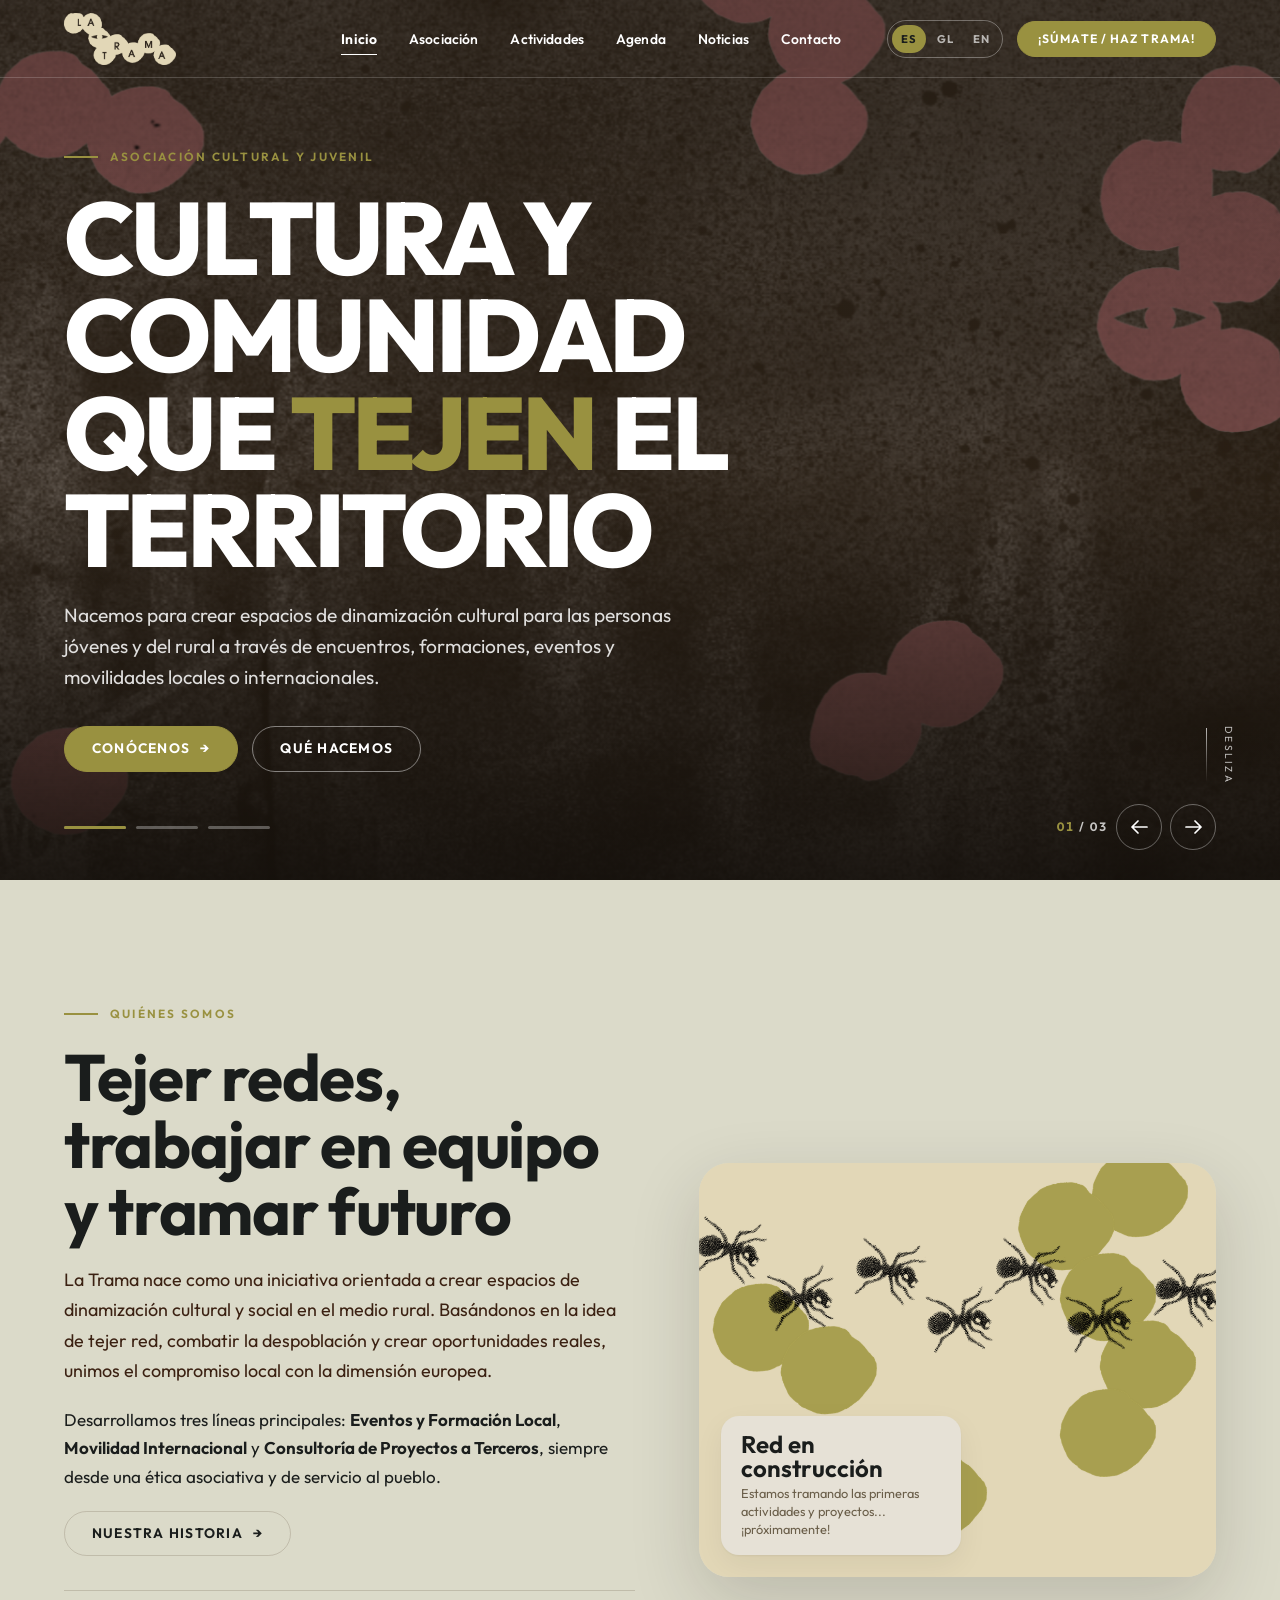
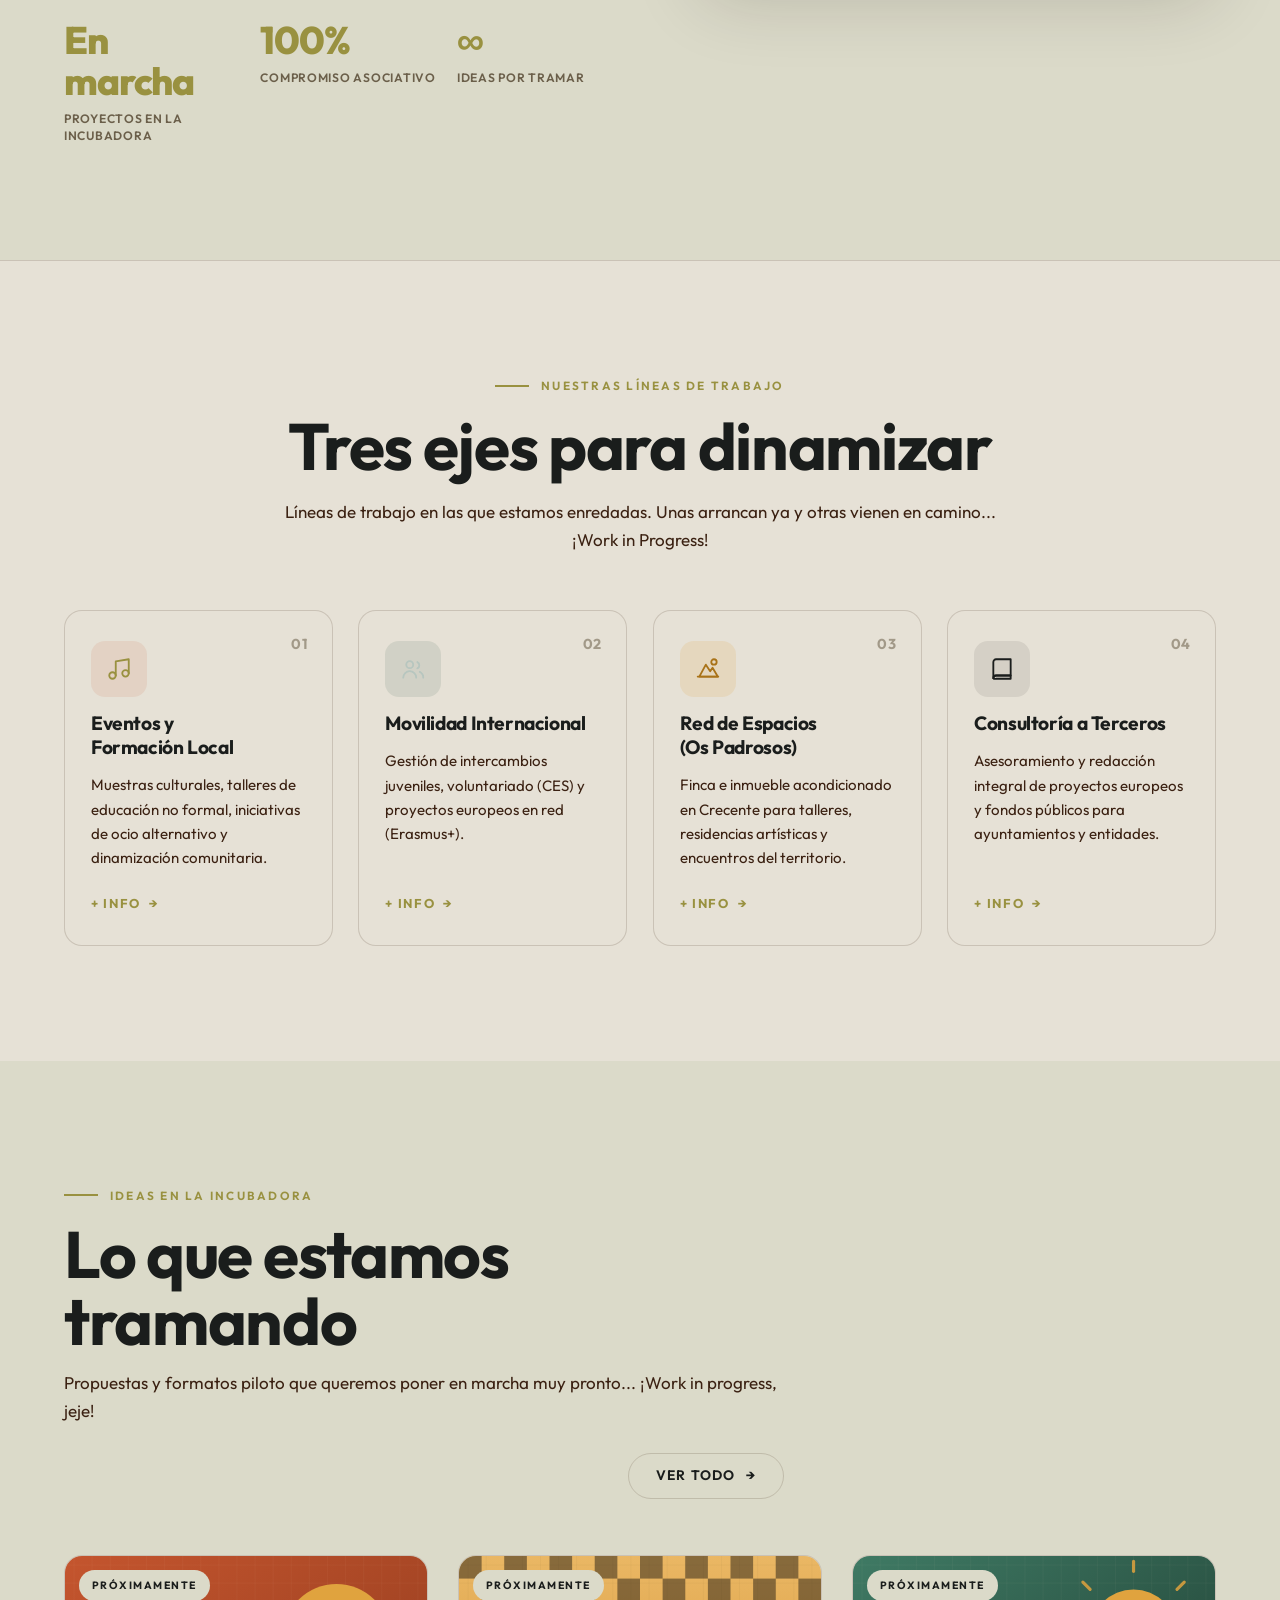
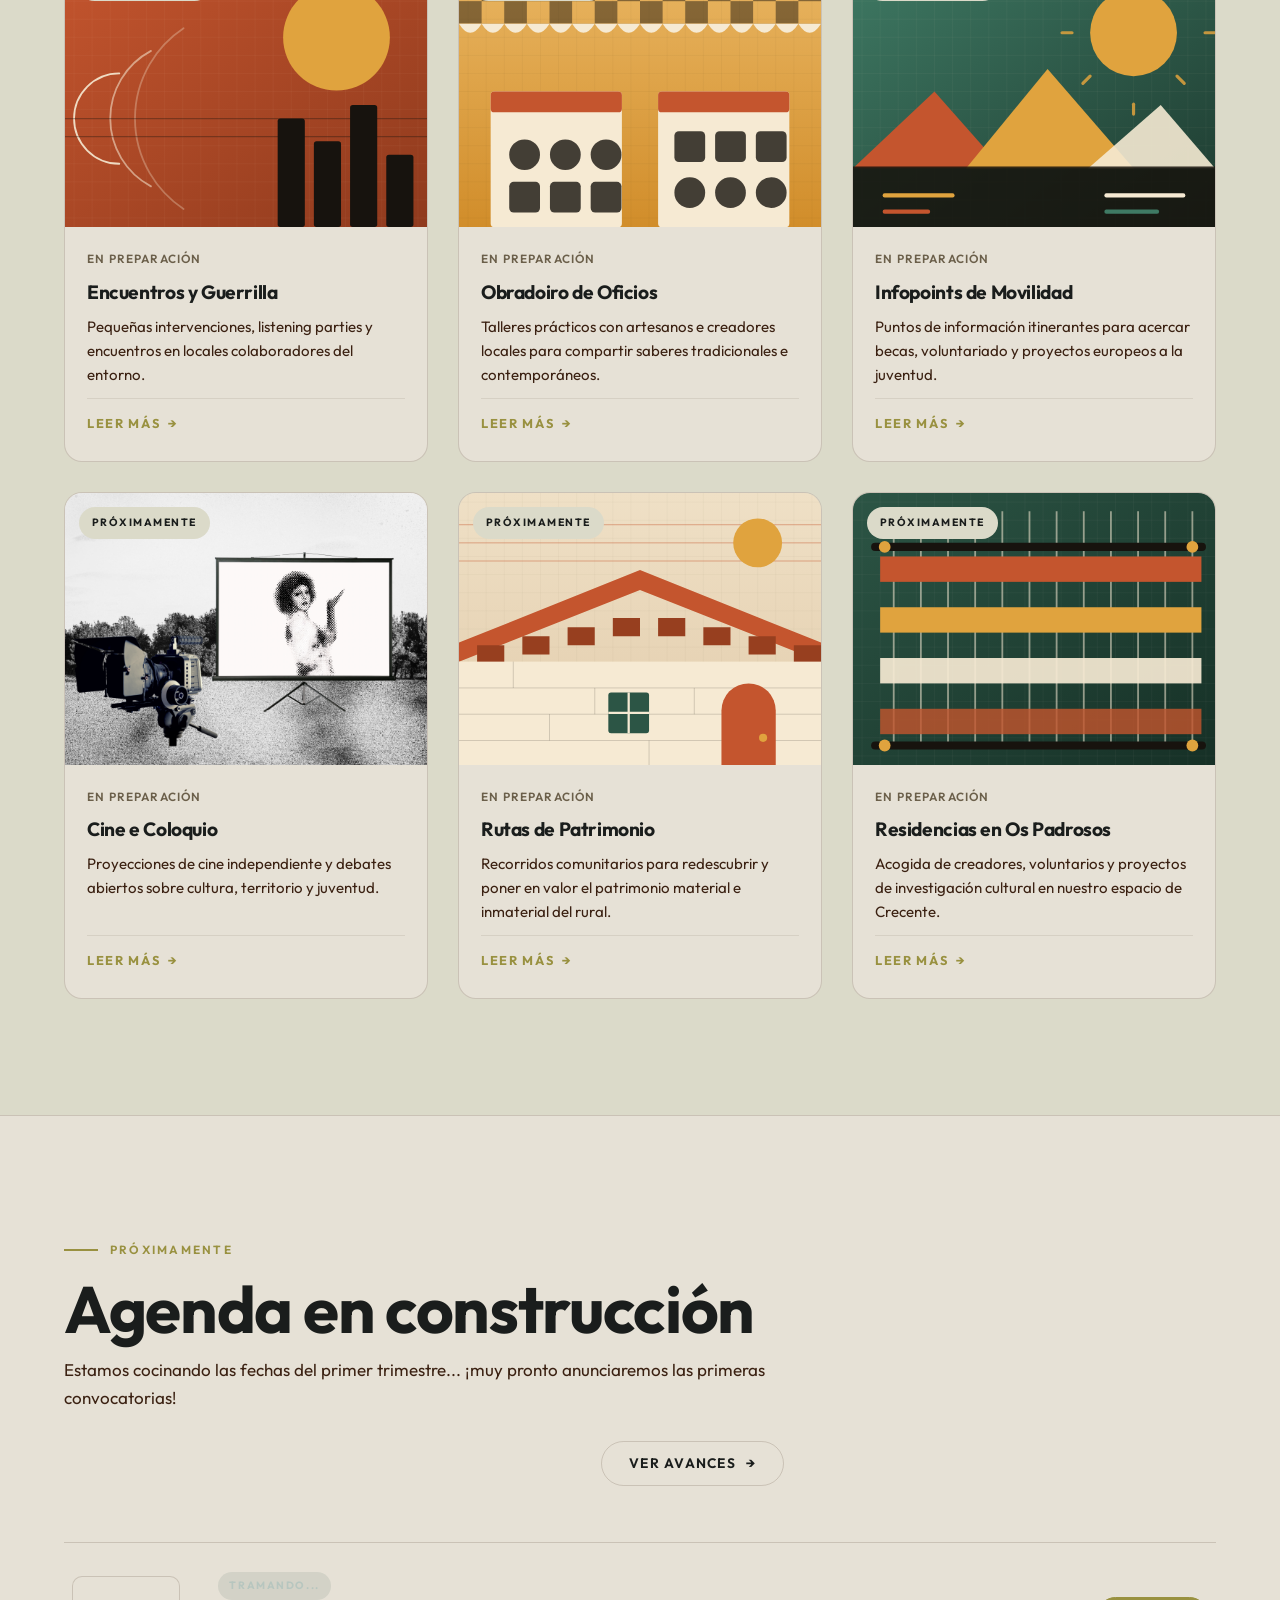
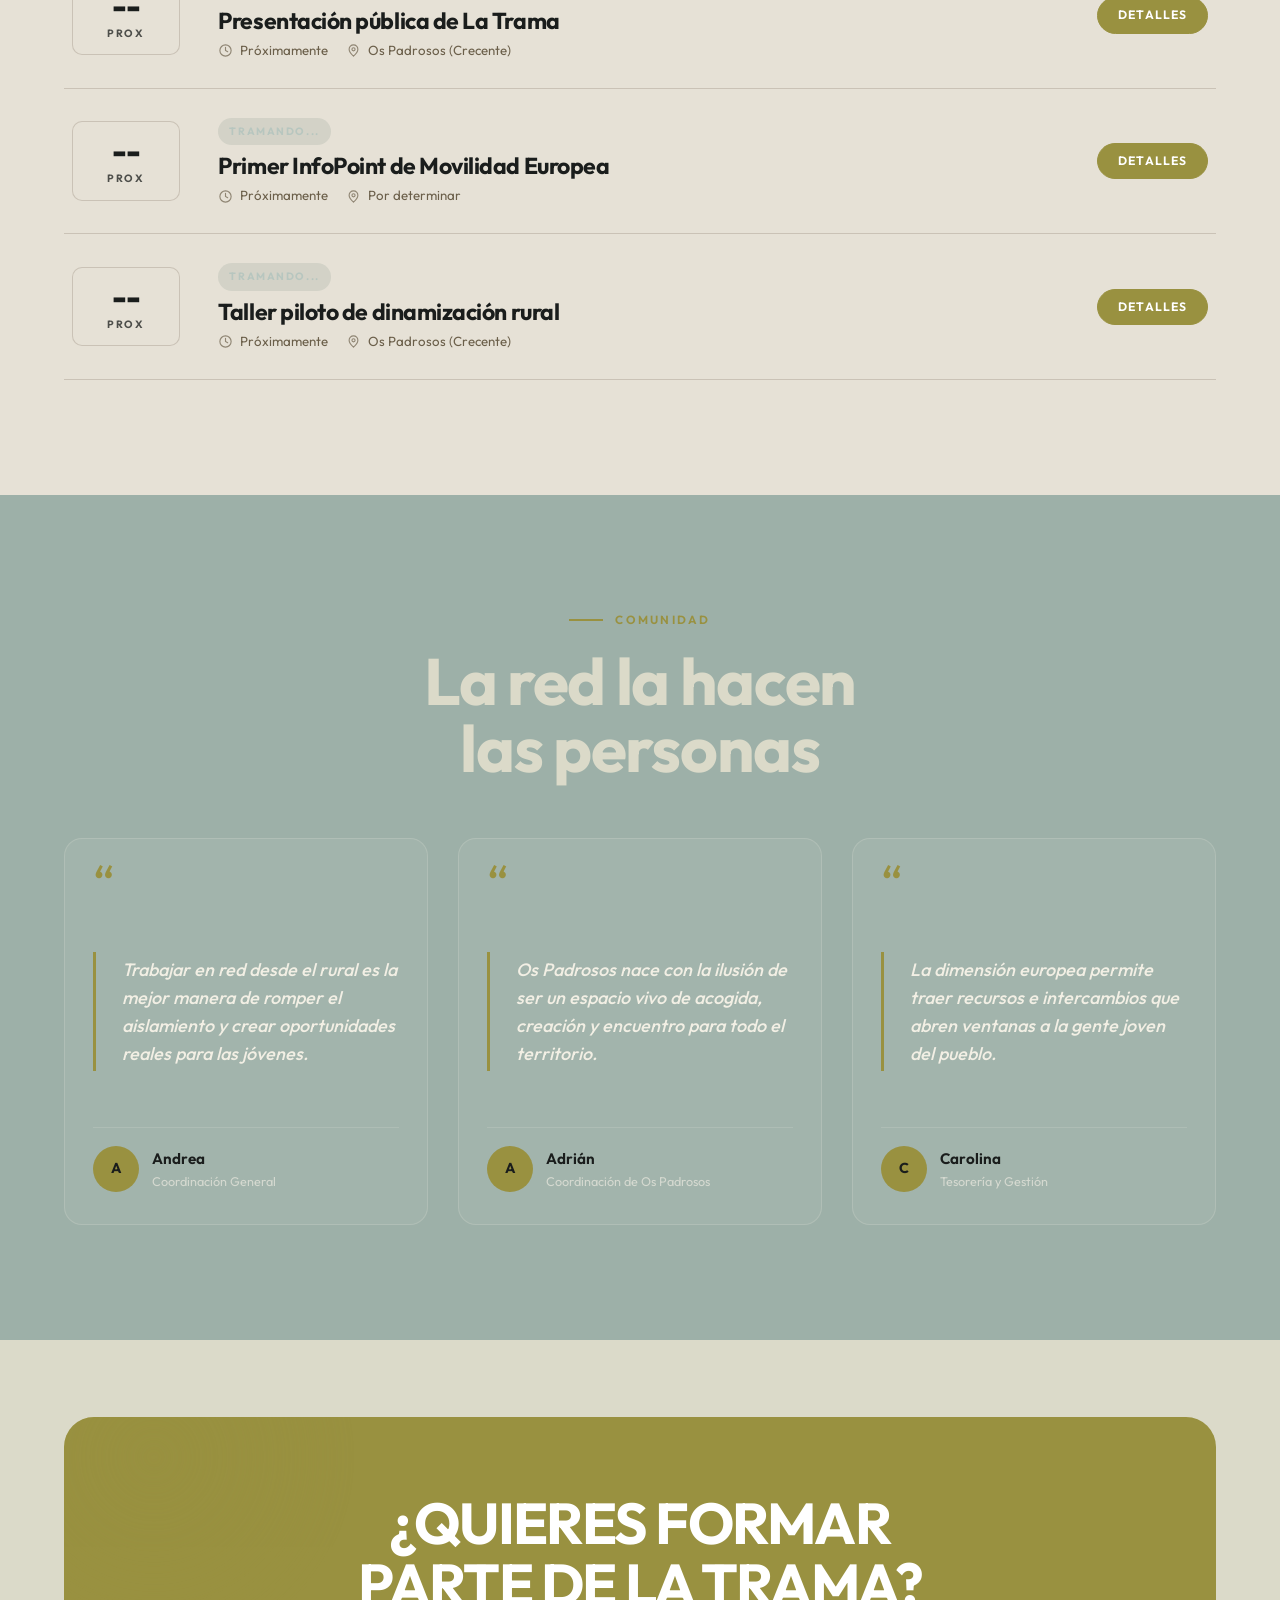
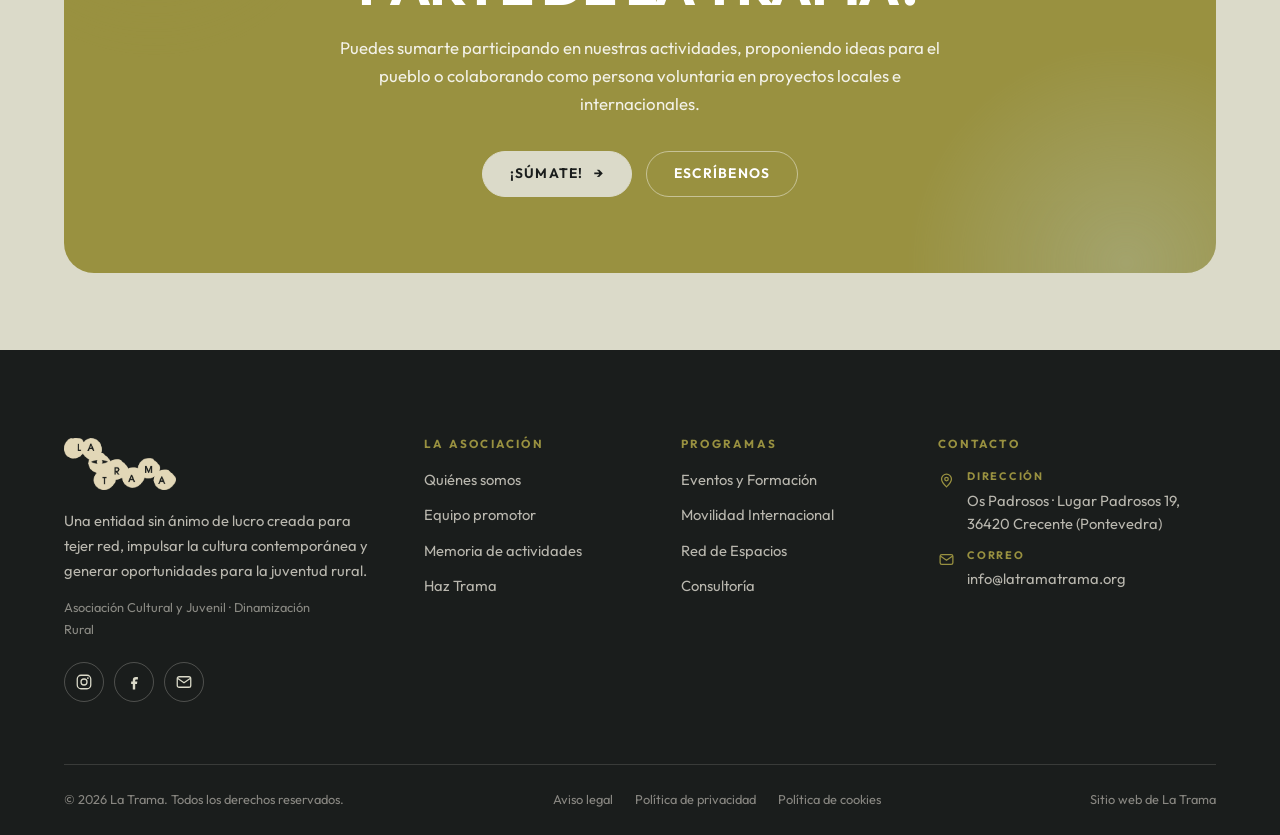
<file: index.html>
<!DOCTYPE html>
<html lang="es">
<head>
  <link rel="icon" href="assets/img/favicon.png" type="image/png">
  <link rel="shortcut icon" href="assets/img/favicon.png?v=202610301600">
  <link rel="apple-touch-icon" href="assets/img/favicon.png?v=202610301600">
  <link rel="icon" type="image/png" sizes="32x32" href="assets/img/favicon.png?v=202610301600">
  <link rel="icon" type="image/png" sizes="16x16" href="assets/img/favicon.png?v=202610301600">
<meta charset="utf-8">
<meta name="viewport" content="width=device-width, initial-scale=1">
<title data-i18n-title="meta.title">La Trama · Asociación Cultural y Juvenil y Espacio de Dinamización Rural</title>
<meta name="description" content="La Trama es una asociación cultural y juvenil y espacio de dinamización rural: cultura, juventud, formación y patrimonio en el territorio." data-i18n-content="meta.desc">
<meta name="theme-color" content="#1d3a2f">
<meta property="og:type" content="website">
<meta property="og:title" content="La Trama · Tejiendo comunidad desde el rural">
<meta property="og:description" content="Asociación Cultural y Juvenil y Espacio de Dinamización Rural. Cultura, juventud, formación y patrimonio.">
<link rel="icon" href="data:image/svg+xml,%3Csvg xmlns='http://www.w3.org/2000/svg' viewBox='0 0 48 48'%3E%3Crect width='48' height='48' rx='12' fill='%23c4552e'/%3E%3Cg stroke='%23f7f2e8' stroke-width='3.4' stroke-linecap='round'%3E%3Cpath d='M14 9v30'/%3E%3Cpath d='M24 9v30'/%3E%3Cpath d='M34 9v30'/%3E%3C/g%3E%3Cg stroke='%23e0a33e' stroke-width='3.4' stroke-linecap='round'%3E%3Cpath d='M9 16h30'/%3E%3Cpath d='M9 32h30'/%3E%3Cpath d='M9 24h30'/%3E%3C/g%3E%3C/svg%3E">
<link rel="stylesheet" href="assets/css/style.css">
</head>
<body>

<a class="skip-link" href="#main" data-i18n="common.skip">Saltar al contenido</a>

<!-- ===================================================== Cabecera ===== -->
<header class="site-header">
  <div class="header-inner">
    <a class="brand" href="index.html" aria-label="La Trama">
      <img class="brand__logo" src="assets/img/logo-latrama.png" alt="La Trama" width="112" height="52" loading="eager">
    </a>

    <nav class="nav" aria-label="Principal">
      <a class="nav__link" href="index.html" aria-current="page" data-i18n="nav.home">Inicio</a>
      <a class="nav__link" href="asociacion.html" data-i18n="nav.assoc">Asociación</a>
      <a class="nav__link" href="actividades.html" data-i18n="nav.prog">Actividades</a>
      <a class="nav__link" href="agenda.html" data-i18n="nav.agenda">Agenda</a>
      <a class="nav__link" href="noticias.html" data-i18n="nav.news">Noticias</a>
      <a class="nav__link" href="contacto.html" data-i18n="nav.contact">Contacto</a>
    </nav>

    <div class="header-actions">
      <div class="lang" role="group" aria-label="Idioma">
        <button class="lang__btn" type="button" data-lang-btn="es" aria-pressed="true">ES</button>
        <button class="lang__btn" type="button" data-lang-btn="gl" aria-pressed="false">GL</button>
        <button class="lang__btn" type="button" data-lang-btn="en" aria-pressed="false">EN</button>
      </div>
      <a class="btn btn--sm" href="contacto.html" data-i18n="nav.cta">Hazte socio/a</a>
      <button class="burger" type="button" aria-label="Menú" aria-controls="mobile-menu" aria-expanded="false" data-i18n-aria="nav.menu">
    
    
    </button>
    </div>
  </div>
</header>

<div class="mobile-menu" id="mobile-menu" aria-hidden="true">
  <a class="mobile-menu__link" href="index.html" style="--i:0"><span data-i18n="nav.home">Inicio</span><span class="n" data-i18n="nav.num01">01</span></a>
  <a class="mobile-menu__link" href="asociacion.html" style="--i:1"><span data-i18n="nav.assoc">Asociación</span><span class="n" data-i18n="nav.num02">02</span></a>
  <a class="mobile-menu__link" href="actividades.html" style="--i:2"><span data-i18n="nav.prog">Actividades</span><span class="n" data-i18n="nav.num03">03</span></a>
  <a class="mobile-menu__link" href="agenda.html" style="--i:3"><span data-i18n="nav.agenda">Agenda</span><span class="n" data-i18n="nav.num04">04</span></a>
  <a class="mobile-menu__link" href="noticias.html" style="--i:4"><span data-i18n="nav.news">Noticias</span><span class="n" data-i18n="nav.num05">05</span></a>
  <a class="mobile-menu__link" href="contacto.html" style="--i:5"><span data-i18n="nav.contact">Contacto</span><span class="n" data-i18n="nav.num06">06</span></a>
  <div class="mobile-menu__foot">
    <span data-i18n="nav.write">¿Hablamos? Escríbenos a info@latramatrama.org</span>
    <a class="btn btn--light btn--sm" href="contacto.html" data-i18n="nav.cta">Hazte socio/a</a>
  </div>
</div>

<main id="main">

  <!-- =================================================== Hero ========== -->
  <section class="hero" data-slider aria-roledescription="carrusel" aria-label="Destacados">
    <div class="hero__media">
      <div class="hero__slide is-active">
        <img src="assets/img/hero-1.png" alt="" width="1600" height="1000" fetchpriority="high">
      </div>
      <div class="hero__slide">
        <img src="assets/img/hero-2.png" alt="" width="1600" height="1000" loading="lazy">
      </div>
      <div class="hero__slide">
        <img src="assets/img/hero-3.png" alt="" width="1600" height="1000" loading="lazy">
      </div>
    </div>

    <div class="hero__inner">
      <div class="hero__panels">

        <div class="hero__panel is-active">
          <span class="kicker kicker--light" data-i18n="home.hero.s1.kicker">Asociación Cultural y Juvenil</span>
          <h1 class="hero__title" data-i18n-html="home.hero.s1.title">Cultura que <em>teje</em> comunidad</h1>
          <p class="hero__sub" data-i18n="home.hero.s1.sub">Música, artes escénicas, exposiciones y patrimonio en el corazón del territorio.</p>
          <div class="hero__actions">
            <a class="btn" href="asociacion.html"><span data-i18n="home.hero.s1.cta">Conócenos</span><span class="btn__arrow" aria-hidden="true">→</span></a>
            <a class="btn btn--outline-light" href="actividades.html" data-i18n="home.hero.s1.cta2">Ver actividades</a>
          </div>
        </div>

        <div class="hero__panel">
          <span class="kicker kicker--light" data-i18n="home.hero.s2.kicker">Juventud rural en movimiento</span>
          <h2 class="hero__title" data-i18n-html="home.hero.s2.title">Un espacio para la <em>juventud</em> del territorio</h2>
          <p class="hero__sub" data-i18n="home.hero.s2.sub">Grupos, mentorías y proyectos liderados por y para la gente joven.</p>
          <div class="hero__actions">
            <a class="btn" href="actividades.html"><span data-i18n="home.hero.s2.cta">Qué hacemos</span><span class="btn__arrow" aria-hidden="true">→</span></a>
            <a class="btn btn--outline-light" href="agenda.html" data-i18n="home.hero.s2.cta2">Consulta la agenda</a>
          </div>
        </div>

        <div class="hero__panel">
          <span class="kicker kicker--light" data-i18n="home.hero.s3.kicker">Espacio de Dinamización Rural</span>
          <h2 class="hero__title" data-i18n-html="home.hero.s3.title">Dinamización que <em>despierta</em> el territorio</h2>
          <p class="hero__sub" data-i18n="home.hero.s3.sub">Recuperamos oficios, abrimos el espacio social y conectamos a quienes quieren vivir y crear fuera de la ciudad.</p>
          <div class="hero__actions">
            <a class="btn" href="contacto.html"><span data-i18n="home.hero.s3.cta">Únete a La Trama</span><span class="btn__arrow" aria-hidden="true">→</span></a>
            <a class="btn btn--outline-light" href="contacto.html" data-i18n="home.hero.s3.cta2">Habla con nosotros</a>
          </div>
        </div>

      </div>
    </div>

    <span class="hero__scroll" data-i18n="home.scroll">Desliza</span>

    <div class="hero__controls">
      <div class="hero__controls-inner">
        <div class="hero__dots" role="tablist" aria-label="Diapositivas">
          <button class="hero__dot" type="button" role="tab" aria-selected="true" aria-label="1"></button>
          <button class="hero__dot" type="button" role="tab" aria-selected="false" aria-label="2"></button>
          <button class="hero__dot" type="button" role="tab" aria-selected="false" aria-label="3"></button>
        </div>
        <div class="hero__nav">
          <span class="hero__counter" data-slider-counter><b>01</b> / 03</span>
          <button class="hero__arrow" type="button" data-slider-prev aria-label="Anterior">
            <svg width="17" height="14" viewBox="0 0 17 14" fill="none" aria-hidden="true"><path d="M7 1 1 7l6 6M1 7h15" stroke="currentColor" stroke-width="1.7" stroke-linecap="round" stroke-linejoin="round"/></svg>
          </button>
          <button class="hero__arrow" type="button" data-slider-next aria-label="Siguiente">
            <svg width="17" height="14" viewBox="0 0 17 14" fill="none" aria-hidden="true"><path d="M10 1l6 6-6 6M16 7H1" stroke="currentColor" stroke-width="1.7" stroke-linecap="round" stroke-linejoin="round"/></svg>
          </button>
        </div>
      </div>
    </div>
  </section>

  <!-- ================================================= Quiénes somos === -->
  <section class="section" id="quienes-somos">
    <div class="container">
      <div class="split">
        <div class="split__body" data-reveal="left">
          <span class="kicker" data-i18n="home.about.kicker">Quiénes somos</span>
          <h2 class="h1" data-i18n="home.about.title">Un espacio común, mil hilos por tejer</h2>
          <p class="lead" data-i18n="home.about.p1">La Trama nació en 2011 en el antiguo horno de la aldea.</p>
          <p data-i18n-html="home.about.p2">Trabajamos en cuatro líneas entrelazadas.</p>
          <a class="btn btn--ghost" href="asociacion.html"><span data-i18n="home.about.cta">Nuestra historia</span><span class="btn__arrow" aria-hidden="true">→</span></a>

          <div class="split__stats">
            <div>
              <span class="stat__num" data-i18n="home.about.stat1.num">150+</span>
              <span class="stat__label" data-i18n="home.about.stat1.label">Actividades al año</span>
            </div>
            <div>
              <span class="stat__num" data-i18n="home.about.stat2.num">320</span>
              <span class="stat__label" data-i18n="home.about.stat2.label">Socios y socias</span>
            </div>
            <div>
              <span class="stat__num" data-i18n="home.about.stat3.num">42</span>
              <span class="stat__label" data-i18n="home.about.stat3.label">Personas voluntarias</span>
            </div>
          </div>
        </div>

        <div class="split__media" data-reveal="right">
          <img src="assets/img/about.png" alt="Telar con hilos de colores, símbolo de La Trama" width="1000" height="800" loading="lazy">
          <div class="media-badge">
            <b data-i18n="home.about.badge.b">Espacio abierto</b>
            <span data-i18n="home.about.badge.s">De martes a sábado la casa está en marcha.</span>
          </div>
        </div>
      </div>
    </div>
  </section>

  <!-- ====================================================== Áreas ====== -->
  <section class="section section--paper section--ruled" id="areas">
    <div class="container">
      <div class="section-head section-head--center" data-reveal>
        <span class="kicker kicker--center" data-i18n="home.areas.kicker">Nuestras líneas de trabajo</span>
        <h2 class="h1" data-i18n="home.areas.title">Cuatro tramas que se cruzan</h2>
        <p data-i18n="home.areas.lead">Nada de lo que hacemos funciona aislado.</p>
      </div>

      <div class="grid-4" data-reveal-group>
        <article class="area-card" data-reveal>
          <span class="area-card__num">01</span>
          <div class="area-card__icon">
            <svg width="26" height="26" viewBox="0 0 24 24" fill="none" stroke="currentColor" stroke-width="1.7" stroke-linecap="round" stroke-linejoin="round" aria-hidden="true">
              <path d="M9 18V5l12-2v13"/><circle cx="6" cy="18" r="3"/><circle cx="18" cy="16" r="3"/>
            </svg>
          </div>
          <h3 class="h4" data-i18n="home.areas.a1.title">Cultura</h3>
          <p data-i18n="home.areas.a1.text">Conciertos, artes escénicas y exposiciones.</p>
          <a class="link-arrow" href="actividades.html"><span data-i18n="common.info">+ info</span><span aria-hidden="true">→</span></a>
        </article>

        <article class="area-card" data-reveal>
          <span class="area-card__num">02</span>
          <div class="area-card__icon">
            <svg width="26" height="26" viewBox="0 0 24 24" fill="none" stroke="currentColor" stroke-width="1.7" stroke-linecap="round" stroke-linejoin="round" aria-hidden="true">
              <circle cx="9" cy="8" r="3.2"/><path d="M3 20c0-3.3 2.7-6 6-6s6 2.7 6 6"/><path d="M16 5.6a3.2 3.2 0 0 1 0 5.8"/><path d="M18.2 14.6c1.9.9 3.3 2.9 3.3 5.4"/>
            </svg>
          </div>
          <h3 class="h4" data-i18n="home.areas.a2.title">Juventud</h3>
          <p data-i18n="home.areas.a2.text">Grupos, mentorías y proyectos liderados por jóvenes.</p>
          <a class="link-arrow" href="actividades.html"><span data-i18n="common.info">+ info</span><span aria-hidden="true">→</span></a>
        </article>

        <article class="area-card" data-reveal>
          <span class="area-card__num">03</span>
          <div class="area-card__icon">
            <svg width="26" height="26" viewBox="0 0 24 24" fill="none" stroke="currentColor" stroke-width="1.7" stroke-linecap="round" stroke-linejoin="round" aria-hidden="true">
              <path d="M2.5 19h19"/><path d="M4 19 10 8l4 6 2.2-3.2L21 19z"/><circle cx="17.5" cy="5.5" r="2.5"/>
            </svg>
          </div>
          <h3 class="h4" data-i18n="home.areas.a3.title">Dinamización rural</h3>
          <p data-i18n="home.areas.a3.text">Patrimonio, comercio de proximidad y turismo responsable.</p>
          <a class="link-arrow" href="actividades.html"><span data-i18n="common.info">+ info</span><span aria-hidden="true">→</span></a>
        </article>

        <article class="area-card" data-reveal>
          <span class="area-card__num">04</span>
          <div class="area-card__icon">
            <svg width="26" height="26" viewBox="0 0 24 24" fill="none" stroke="currentColor" stroke-width="1.7" stroke-linecap="round" stroke-linejoin="round" aria-hidden="true">
              <path d="M4 5.5A2.5 2.5 0 0 1 6.5 3H20v15H6.5A2.5 2.5 0 0 0 4 20.5z"/><path d="M4 20.5A2.5 2.5 0 0 1 6.5 18H20v3H6.5A2.5 2.5 0 0 1 4 20.5z"/>
            </svg>
          </div>
          <h3 class="h4" data-i18n="home.areas.a4.title">Formación</h3>
          <p data-i18n="home.areas.a4.text">Oficios, alfabetización digital y cursos para el territorio.</p>
          <a class="link-arrow" href="actividades.html"><span data-i18n="common.info">+ info</span><span aria-hidden="true">→</span></a>
        </article>
      </div>
    </div>
  </section>

  <!-- ================================================ Destacadas ======= -->
  <section class="section" id="actividades-destacadas">
    <div class="container">
      <div class="section-head section-head__row" data-reveal>
        <div>
          <span class="kicker" data-i18n="home.dest.kicker">Actividades destacadas</span>
          <h2 class="h1" style="margin-top:16px" data-i18n="home.dest.title">Lo que está pasando en La Trama</h2>
          <p style="margin-top:14px" data-i18n="home.dest.lead">Una selección de los proyectos que más gente han reunido.</p>
        </div>
        <a class="btn btn--ghost" href="actividades.html"><span data-i18n="common.all">Ver todo</span><span class="btn__arrow" aria-hidden="true">→</span></a>
      </div>

      <div class="grid-3" data-reveal-group>
        <article class="media-card" data-reveal>
          <div class="media-card__thumb">
            <span class="media-card__tag" data-i18n="home.dest.c1.tag">Festival</span>
            <img src="assets/img/act-1.svg" alt="Encuentros y Guerrilla" width="800" height="600" loading="lazy">
          </div>
          <div class="media-card__body">
            <span class="media-card__meta" data-i18n="home.dest.c1.meta">Música · 3 días</span>
            <h3 class="h4" data-i18n="home.dest.c1.title">Encuentros y Guerrilla</h3>
            <p data-i18n="home.dest.c1.text">Tres jornadas de conciertos, cocina local y verbena.</p>
            <div class="media-card__foot">
              <a class="link-arrow" href="actividades.html"><span data-i18n="common.more">Leer más</span><span aria-hidden="true">→</span></a>
            </div>
          </div>
        </article>

        <article class="media-card" data-reveal>
          <div class="media-card__thumb">
            <span class="media-card__tag" data-i18n="home.dest.c2.tag">Mercado</span>
            <img src="assets/img/act-2.svg" alt="Obradoiro de Oficios" width="800" height="600" loading="lazy">
          </div>
          <div class="media-card__body">
            <span class="media-card__meta" data-i18n="home.dest.c2.meta">Artesanía · Mensual</span>
            <h3 class="h4" data-i18n="home.dest.c2.title">Obradoiro de Oficios</h3>
            <p data-i18n="home.dest.c2.text">Productores, creadores y oficios del entorno cada mes.</p>
            <div class="media-card__foot">
              <a class="link-arrow" href="actividades.html"><span data-i18n="common.more">Leer más</span><span aria-hidden="true">→</span></a>
            </div>
          </div>
        </article>

        <article class="media-card" data-reveal>
          <div class="media-card__thumb">
            <span class="media-card__tag" data-i18n="home.dest.c3.tag">Programa</span>
            <img src="assets/img/act-3.svg" alt="Infopoints de Movilidad" width="800" height="600" loading="lazy">
          </div>
          <div class="media-card__body">
            <span class="media-card__meta" data-i18n="home.dest.c3.meta">Juventud · Julio</span>
            <h3 class="h4" data-i18n="home.dest.c3.title">Infopoints de Movilidad</h3>
            <p data-i18n="home.dest.c3.text">Dos semanas de talleres para niñas y niños del pueblo.</p>
            <div class="media-card__foot">
              <a class="link-arrow" href="actividades.html"><span data-i18n="common.more">Leer más</span><span aria-hidden="true">→</span></a>
            </div>
          </div>
        </article>

        <article class="media-card" data-reveal>
          <div class="media-card__thumb">
            <span class="media-card__tag" data-i18n="home.dest.c4.tag">Cine</span>
            <img src="assets/img/act-4.png" alt="Cine e Coloquio" width="800" height="600" loading="lazy">
          </div>
          <div class="media-card__body">
            <span class="media-card__meta" data-i18n="home.dest.c4.meta">Sesiones · Viernes</span>
            <h3 class="h4" data-i18n="home.dest.c4.title">Cine e Coloquio</h3>
            <p data-i18n="home.dest.c4.text">Ciclo cinematográfico al aire libre con coloquio posterior.</p>
            <div class="media-card__foot">
              <a class="link-arrow" href="actividades.html"><span data-i18n="common.more">Leer más</span><span aria-hidden="true">→</span></a>
            </div>
          </div>
        </article>

        <article class="media-card" data-reveal>
          <div class="media-card__thumb">
            <span class="media-card__tag" data-i18n="home.dest.c5.tag">Patrimonio</span>
            <img src="assets/img/act-5.svg" alt="Rutas de Patrimonio" width="800" height="600" loading="lazy">
          </div>
          <div class="media-card__body">
            <span class="media-card__meta" data-i18n="home.dest.c5.meta">Visitas guiadas</span>
            <h3 class="h4" data-i18n="home.dest.c5.title">Rutas de Patrimonio</h3>
            <p data-i18n="home.dest.c5.text">Arquitectura tradicional y oficios de la techumbre.</p>
            <div class="media-card__foot">
              <a class="link-arrow" href="actividades.html"><span data-i18n="common.more">Leer más</span><span aria-hidden="true">→</span></a>
            </div>
          </div>
        </article>

        <article class="media-card" data-reveal>
          <div class="media-card__thumb">
            <span class="media-card__tag" data-i18n="home.dest.c6.tag">Talleres</span>
            <img src="assets/img/act-6.svg" alt="Residencias en Os Padrosos" width="800" height="600" loading="lazy">
          </div>
          <div class="media-card__body">
            <span class="media-card__meta" data-i18n="home.dest.c6.meta">Oficios · Trimestral</span>
            <h3 class="h4" data-i18n="home.dest.c6.title">Residencias en Os Padrosos</h3>
            <p data-i18n="home.dest.c6.text">Aprendizaje de oficios rurales en sesiones prácticas.</p>
            <div class="media-card__foot">
              <a class="link-arrow" href="actividades.html"><span data-i18n="common.more">Leer más</span><span aria-hidden="true">→</span></a>
            </div>
          </div>
        </article>
      </div>
    </div>
  </section>

  <!-- ==================================================== Agenda ======= -->
  <section class="section section--paper section--ruled" id="agenda">
    <div class="container">
      <div class="section-head section-head__row" data-reveal>
        <div>
          <span class="kicker" data-i18n="home.agenda.kicker">Próximamente</span>
          <h2 class="h1" style="margin-top:16px" data-i18n="home.agenda.title">Agenda del territorio</h2>
          <p style="margin-top:14px" data-i18n="home.agenda.lead">Los próximos encuentros que tenemos preparados.</p>
        </div>
        <a class="btn btn--ghost" href="agenda.html"><span data-i18n="home.agenda.all">Agenda completa</span><span class="btn__arrow" aria-hidden="true">→</span></a>
      </div>

      <div class="event-list" data-reveal-group>
        <article class="event-row" data-reveal>
          <div class="event-date">
            <b data-i18n="home.agenda.e1.day">17</b>
            <span data-i18n="home.agenda.e1.month">Oct</span>
          </div>
          <div class="event-info">
            <span class="event-cat" data-i18n="home.agenda.e1.cat">Concierto</span>
            <h3 data-i18n="home.agenda.e1.title">Noches de Ribeira: concierto de clausura</h3>
            <div class="event-info__meta">
              <span>
                <svg width="15" height="15" viewBox="0 0 24 24" fill="none" stroke="currentColor" stroke-width="1.8" aria-hidden="true"><circle cx="12" cy="12" r="9"/><path d="M12 7v5l3.5 2" stroke-linecap="round"/></svg>
                <span data-i18n="home.agenda.e1.when">Viernes · 20:00</span>
              </span>
              <span>
                <svg width="15" height="15" viewBox="0 0 24 24" fill="none" stroke="currentColor" stroke-width="1.8" aria-hidden="true"><path d="M12 21s7-6.3 7-11a7 7 0 1 0-14 0c0 4.7 7 11 7 11z"/><circle cx="12" cy="10" r="2.5"/></svg>
                <span data-i18n="home.agenda.e1.where">Espacio La Trama</span>
              </span>
            </div>
          </div>
          <a class="btn btn--sm" href="agenda.html" data-i18n="agenda.info">Información</a>
        </article>

        <article class="event-row" data-reveal>
          <div class="event-date">
            <b data-i18n="home.agenda.e2.day">25</b>
            <span data-i18n="home.agenda.e2.month">Oct</span>
          </div>
          <div class="event-info">
            <span class="event-cat" data-i18n="home.agenda.e2.cat">Mercado</span>
            <h3 data-i18n="home.agenda.e2.title">Mercado artesano de otoño</h3>
            <div class="event-info__meta">
              <span>
                <svg width="15" height="15" viewBox="0 0 24 24" fill="none" stroke="currentColor" stroke-width="1.8" aria-hidden="true"><circle cx="12" cy="12" r="9"/><path d="M12 7v5l3.5 2" stroke-linecap="round"/></svg>
                <span data-i18n="home.agenda.e2.when">Sábado · 10:00 – 20:00</span>
              </span>
              <span>
                <svg width="15" height="15" viewBox="0 0 24 24" fill="none" stroke="currentColor" stroke-width="1.8" aria-hidden="true"><path d="M12 21s7-6.3 7-11a7 7 0 1 0-14 0c0 4.7 7 11 7 11z"/><circle cx="12" cy="10" r="2.5"/></svg>
                <span data-i18n="home.agenda.e2.where">Plaza mayor</span>
              </span>
            </div>
          </div>
          <a class="btn btn--sm" href="agenda.html" data-i18n="agenda.info">Información</a>
        </article>

        <article class="event-row" data-reveal>
          <div class="event-date">
            <b data-i18n="home.agenda.e3.day">08</b>
            <span data-i18n="home.agenda.e3.month">Nov</span>
          </div>
          <div class="event-info">
            <span class="event-cat" data-i18n="home.agenda.e3.cat">Taller</span>
            <h3 data-i18n="home.agenda.e3.title">Cestería tradicional con la escuela taller</h3>
            <div class="event-info__meta">
              <span>
                <svg width="15" height="15" viewBox="0 0 24 24" fill="none" stroke="currentColor" stroke-width="1.8" aria-hidden="true"><circle cx="12" cy="12" r="9"/><path d="M12 7v5l3.5 2" stroke-linecap="round"/></svg>
                <span data-i18n="home.agenda.e3.when">Sábado · 11:00</span>
              </span>
              <span>
                <svg width="15" height="15" viewBox="0 0 24 24" fill="none" stroke="currentColor" stroke-width="1.8" aria-hidden="true"><path d="M12 21s7-6.3 7-11a7 7 0 1 0-14 0c0 4.7 7 11 7 11z"/><circle cx="12" cy="10" r="2.5"/></svg>
                <span data-i18n="home.agenda.e3.where">Obradoiro</span>
              </span>
            </div>
          </div>
          <a class="btn btn--sm" href="agenda.html" data-i18n="agenda.info">Información</a>
        </article>
      </div>
    </div>
  </section>

  <!-- ==================================================== Voces ======== -->
  <section class="section section--ink" id="voces">
    <div class="container">
      <div class="section-head section-head--center" data-reveal>
        <span class="kicker kicker--center kicker--light" data-i18n="home.voices.kicker">Voces de La Trama</span>
        <h2 class="h1" data-i18n="home.voices.title">La red la hacen las personas</h2>
      </div>

      <div class="voices" data-reveal-group>
        <figure class="voice" data-reveal>
          <span class="voice__mark" aria-hidden="true">“</span>
          <blockquote class="voice__quote" data-i18n="home.voices.v1.quote">Me mudé al pueblo con treinta y dos años y no conocía a nadie.</blockquote>
          <figcaption class="voice__who">
            <span class="voice__avatar" aria-hidden="true">A</span>
            <span>
              <b data-i18n="home.voices.v1.name">Nuria Barreiro</b>
              <span class="voice__role" data-i18n="home.voices.v1.role">Socia desde 2022</span>
            </span>
          </figcaption>
        </figure>

        <figure class="voice" data-reveal>
          <span class="voice__mark" aria-hidden="true">“</span>
          <blockquote class="voice__quote" data-i18n="home.voices.v2.quote">Mis hijas aprendieron a tocar aquí.</blockquote>
          <figcaption class="voice__who">
            <span class="voice__avatar" aria-hidden="true">A</span>
            <span>
              <b data-i18n="home.voices.v2.name">Xosé M. Penido</b>
              <span class="voice__role" data-i18n="home.voices.v2.role">Voluntario</span>
            </span>
          </figcaption>
        </figure>

        <figure class="voice" data-reveal>
          <span class="voice__mark" aria-hidden="true">“</span>
          <blockquote class="voice__quote" data-i18n="home.voices.v3.quote">El mercado sacó a doce productores del entorno a vender en la plaza.</blockquote>
          <figcaption class="voice__who">
            <span class="voice__avatar" aria-hidden="true">C</span>
            <span>
              <b data-i18n="home.voices.v3.name">Aida Couso</b>
              <span class="voice__role" data-i18n="home.voices.v3.role">Comercio local · Colaboradora</span>
            </span>
          </figcaption>
        </figure>
      </div>
    </div>
  </section>

  <!-- ====================================================== CTA ======== -->
  <section class="section section--tight">
    <div class="container">
      <div class="cta-band" data-reveal="zoom">
        <h2 data-i18n="cta.title">¿Te unes a la trama?</h2>
        <p data-i18n="cta.text">La cuota social son 15 € al año.</p>
        <div class="hero__actions">
          <a class="btn btn--light" href="contacto.html"><span data-i18n="cta.btn">Hazte socio/a</span><span class="btn__arrow" aria-hidden="true">→</span></a>
          <a class="btn btn--outline-light" href="contacto.html" data-i18n="cta.btn2">Escríbenos</a>
        </div>
      </div>
    </div>
  </section>

</main>

<!-- ==================================================== Footer ========= -->
<footer class="site-footer">
  <div class="container">
    <div class="footer-grid">
      <div class="footer-brand">
        <a class="brand" href="index.html" aria-label="La Trama">
      <img class="brand__logo" src="assets/img/logo-latrama.png" alt="La Trama" width="112" height="52" loading="eager">
    </a>
        <p data-i18n="footer.about">Un espacio gestionado por vecinas y vecinos.</p>
        <p style="margin-top:14px;font-size:.8rem;opacity:.7" data-i18n="footer.tagline">Asociación Cultural y Juvenil · Espacio de Dinamización Rural</p>

        <div class="socials">
          <a href="#" aria-label="Instagram">
            <svg width="18" height="18" viewBox="0 0 24 24" fill="none" stroke="currentColor" stroke-width="1.7" aria-hidden="true"><rect x="3" y="3" width="18" height="18" rx="5"/><circle cx="12" cy="12" r="4"/><circle cx="17.2" cy="6.8" r="1.2" fill="currentColor" stroke="none"/></svg>
          </a>
          <a href="#" aria-label="Facebook">
            <svg width="18" height="18" viewBox="0 0 24 24" fill="currentColor" aria-hidden="true"><path d="M14.6 8.6h2.6V5.4h-2.6A4.2 4.2 0 0 0 10.4 9.6v1.8H8.2v3.2h2.2V22h3.2v-7.4h2.4l.4-3.2h-2.8V9.8c0-.7.4-1.2 1-1.2z"/></svg>
          </a>
          <a href="#" aria-label="Correo">
            <svg width="18" height="18" viewBox="0 0 24 24" fill="none" stroke="currentColor" stroke-width="1.7" aria-hidden="true"><rect x="3" y="5" width="18" height="14" rx="2.5"/><path d="m3.8 7.4 8.2 5.6 8.2-5.6" stroke-linecap="round"/></svg>
          </a>
        </div>
      </div>

      <div class="footer-col">
        <h4 data-i18n="footer.assoc">La asociación</h4>
        <ul>
          <li><a href="asociacion.html" data-i18n="footer.l1">Quiénes somos</a></li>
          <li><a href="asociacion.html#equipo" data-i18n="footer.l2">Equipo y junta</a></li>
          <li><a href="noticias.html" data-i18n="footer.l3">Memoria de actividades</a></li>
          <li><a href="contacto.html" data-i18n="footer.l4">Hazte socio/a</a></li>
        </ul>
      </div>

      <div class="footer-col">
        <h4 data-i18n="footer.prog">Programas</h4>
        <ul>
          <li><a href="actividades.html" data-i18n="footer.p1">Cultura</a></li>
          <li><a href="actividades.html" data-i18n="footer.p2">Juventud</a></li>
          <li><a href="actividades.html" data-i18n="footer.p3">Dinamización rural</a></li>
          <li><a href="actividades.html" data-i18n="footer.p4">Formación</a></li>
        </ul>
      </div>

      <div class="footer-col footer-contact">
        <h4 data-i18n="footer.contact">Contacto</h4>
        <ul>
          <li>
            <svg width="17" height="17" viewBox="0 0 24 24" fill="none" stroke="currentColor" stroke-width="1.8" aria-hidden="true"><path d="M12 21s7-6.3 7-11a7 7 0 1 0-14 0c0 4.7 7 11 7 11z"/><circle cx="12" cy="10" r="2.5"/></svg>
            <span><b data-i18n="footer.address.label">Dirección</b><span data-i18n="footer.address.value">Os Padrosos · Lugar Padrosos 19, 36420 Crecente (Pontevedra)</span></span>
          </li>
          <li>
            <svg width="17" height="17" viewBox="0 0 24 24" fill="none" stroke="currentColor" stroke-width="1.8" aria-hidden="true"><rect x="3" y="5" width="18" height="14" rx="2.5"/><path d="m3.8 7.4 8.2 5.6 8.2-5.6" stroke-linecap="round"/></svg>
            <span><b data-i18n="footer.email.label">Correo</b><a href="mailto:info@latramatrama.org">info@latramatrama.org</a></span>
          </li>
        </ul>
      </div>
    </div>

    <div class="footer-bottom">
      <span data-i18n="footer.rights">© 2026 La Trama. Todos los derechos reservados.</span>
      <ul>
        <li><a href="#" data-i18n="footer.g1">Aviso legal</a></li>
        <li><a href="#" data-i18n="footer.g2">Política de privacidad</a></li>
        <li><a href="#" data-i18n="footer.g3">Política de cookies</a></li>
      </ul>
      <span data-i18n="footer.made">Sitio web de La Trama</span>
    </div>
  </div>
</footer>

<script src="assets/js/i18n.js"></script>
<script src="assets/js/main.js"></script>
</body>
</html>
</file>
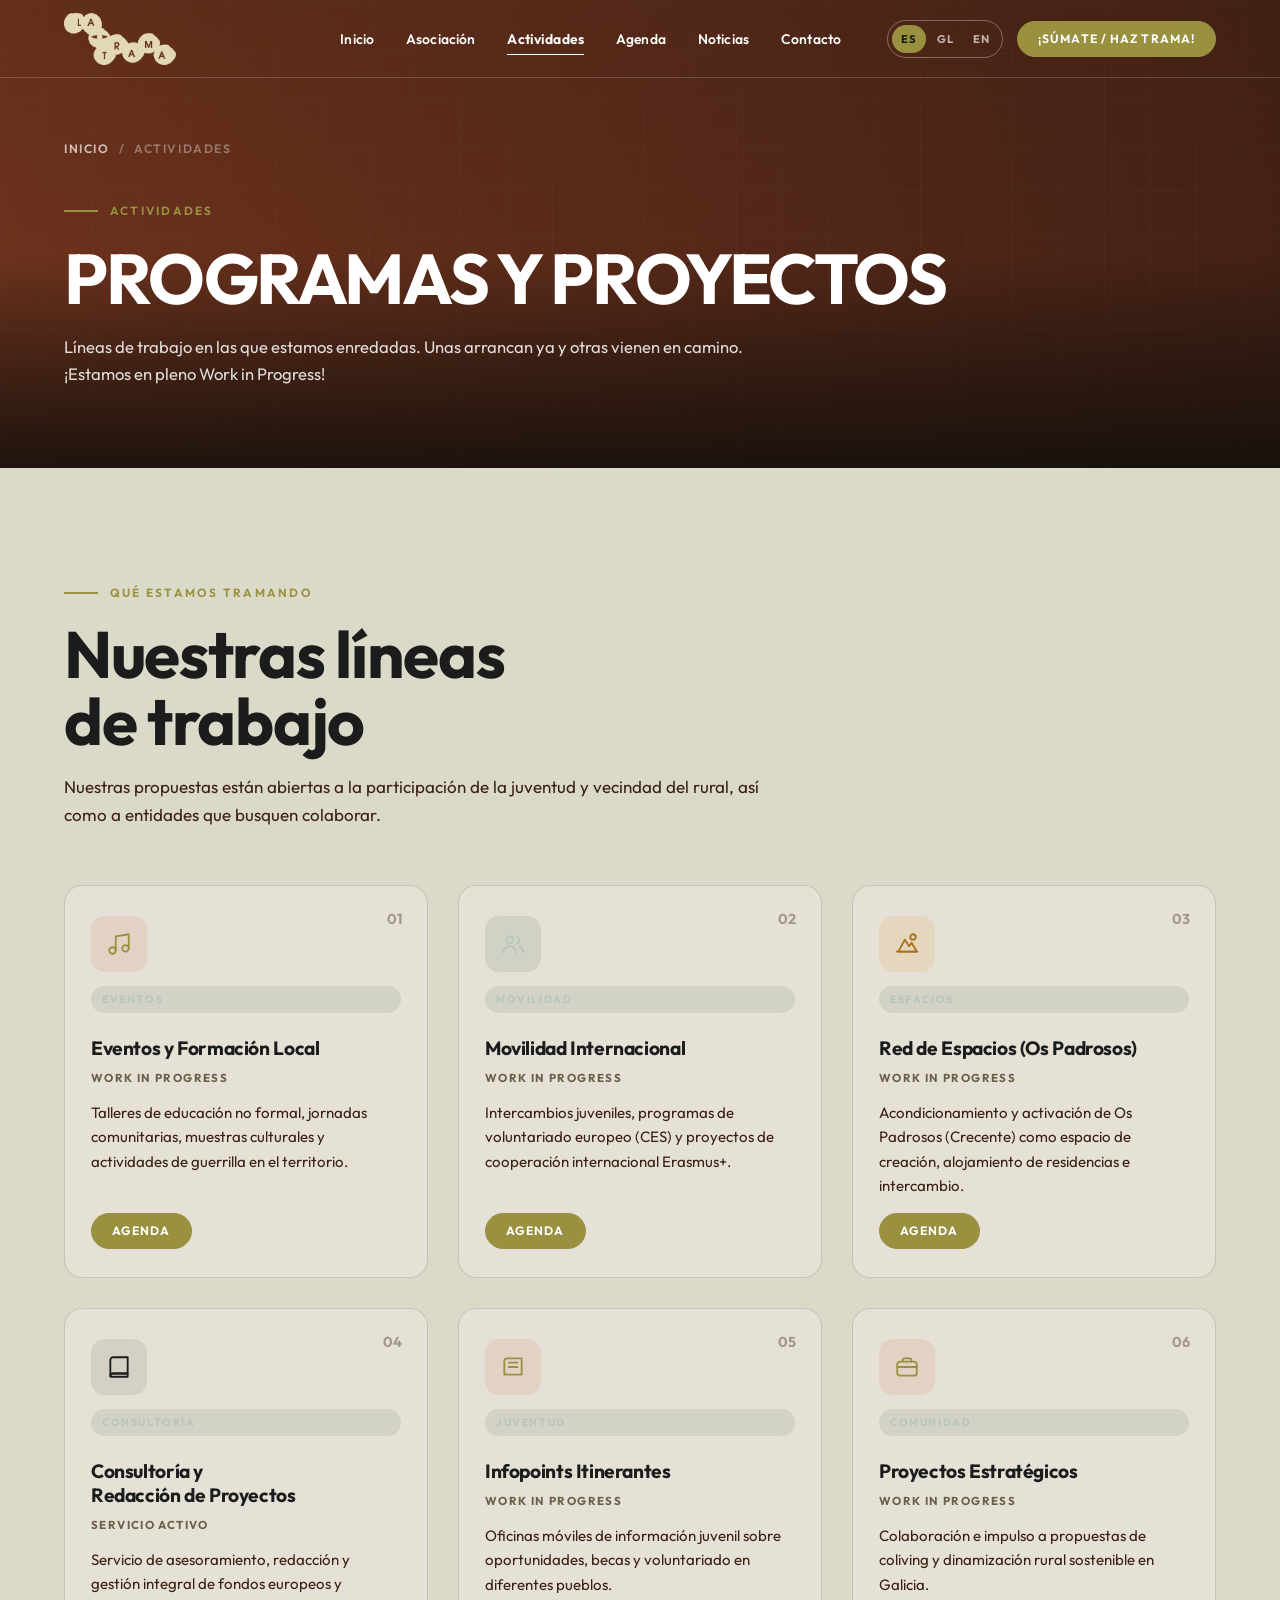
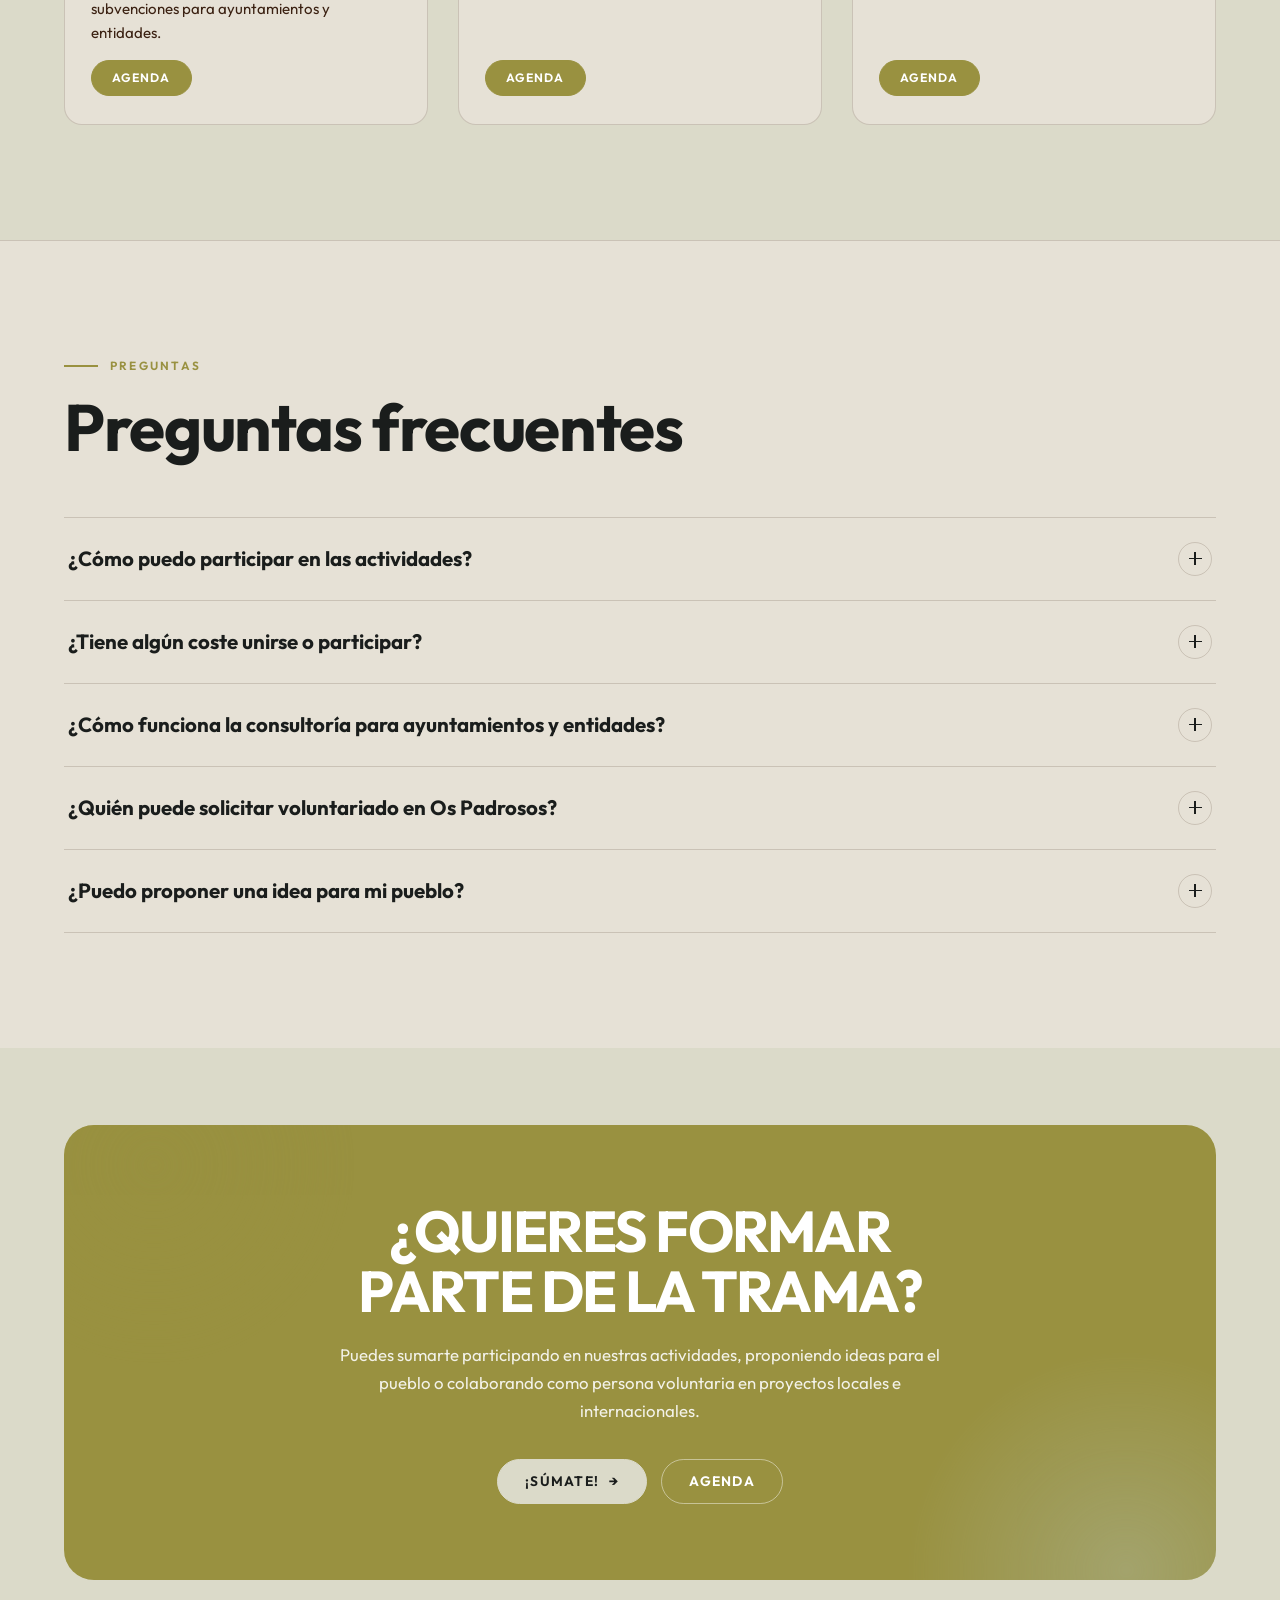
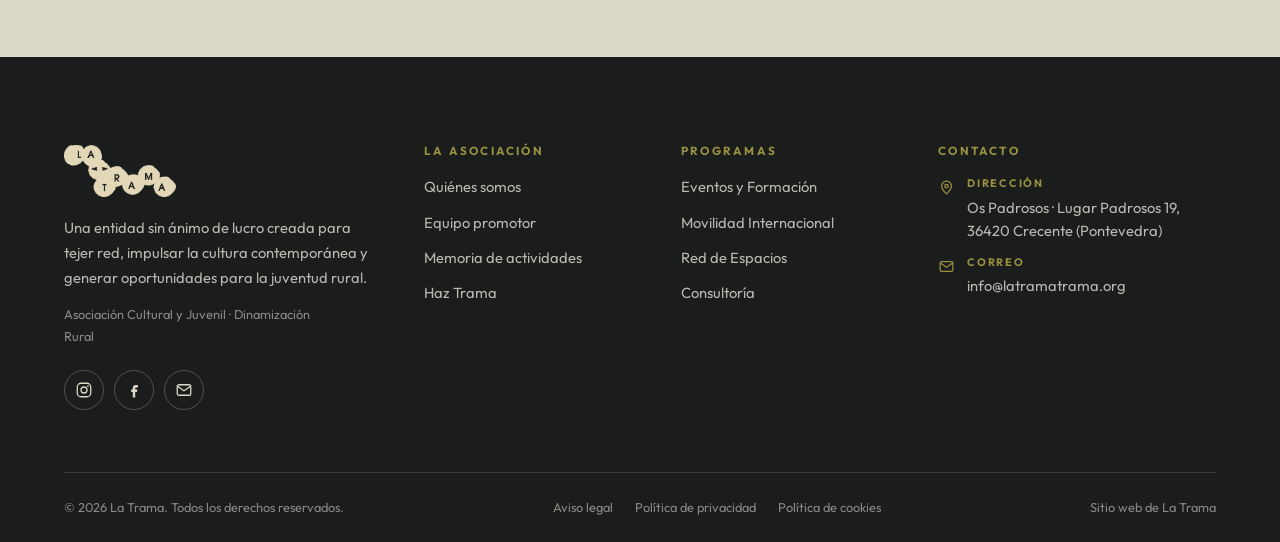
<file: actividades.html>
<!DOCTYPE html>
<html lang="es">
<head>
  <link rel="icon" href="assets/img/favicon.png" type="image/png">
  <link rel="shortcut icon" href="assets/img/favicon.png?v=202610301600">
  <link rel="apple-touch-icon" href="assets/img/favicon.png?v=202610301600">
  <link rel="icon" type="image/png" sizes="32x32" href="assets/img/favicon.png?v=202610301600">
  <link rel="icon" type="image/png" sizes="16x16" href="assets/img/favicon.png?v=202610301600">
<meta charset="utf-8">
<meta name="viewport" content="width=device-width, initial-scale=1">
<title data-i18n-title="meta.title">La Trama · Asociación Cultural y Juvenil y Espacio de Dinamización Rural</title>
<meta name="description" content="Actividades y programas de La Trama: cultura, juventud, dinamización rural y formación con talleres abiertos todo el año." data-i18n-content="meta.desc.prog">
<meta name="theme-color" content="#973f1f">
<link rel="icon" href="data:image/svg+xml,%3Csvg xmlns='http://www.w3.org/2000/svg' viewBox='0 0 48 48'%3E%3Crect width='48' height='48' rx='12' fill='%23c4552e'/%3E%3Cg stroke='%23f7f2e8' stroke-width='3.4' stroke-linecap='round'%3E%3Cpath d='M14 9v30'/%3E%3Cpath d='M24 9v30'/%3E%3Cpath d='M34 9v30'/%3E%3C/g%3E%3Cg stroke='%23e0a33e' stroke-width='3.4' stroke-linecap='round'%3E%3Cpath d='M9 16h30'/%3E%3Cpath d='M9 32h30'/%3E%3Cpath d='M9 24h30'/%3E%3C/g%3E%3C/svg%3E">
<link rel="stylesheet" href="assets/css/style.css">
</head>
<body>

<a class="skip-link" href="#main" data-i18n="common.skip">Saltar al contenido</a>

<header class="site-header">
  <div class="header-inner">
    <a class="brand" href="index.html" aria-label="La Trama">
      <img class="brand__logo" src="assets/img/logo-latrama.png" alt="La Trama" width="112" height="52" loading="eager">
    </a>

    <nav class="nav" aria-label="Principal">
      <a class="nav__link" href="index.html" data-i18n="nav.home">Inicio</a>
      <a class="nav__link" href="asociacion.html" data-i18n="nav.assoc">Asociación</a>
      <a class="nav__link" href="actividades.html" aria-current="page" data-i18n="nav.prog">Actividades</a>
      <a class="nav__link" href="agenda.html" data-i18n="nav.agenda">Agenda</a>
      <a class="nav__link" href="noticias.html" data-i18n="nav.news">Noticias</a>
      <a class="nav__link" href="contacto.html" data-i18n="nav.contact">Contacto</a>
    </nav>

    <div class="header-actions">
      <div class="lang" role="group" aria-label="Idioma">
        <button class="lang__btn" type="button" data-lang-btn="es" aria-pressed="true">ES</button>
        <button class="lang__btn" type="button" data-lang-btn="gl" aria-pressed="false">GL</button>
        <button class="lang__btn" type="button" data-lang-btn="en" aria-pressed="false">EN</button>
      </div>
      <a class="btn btn--sm" href="contacto.html" data-i18n="nav.cta">Hazte socio/a</a>
      <button class="burger" type="button" aria-label="Menú" aria-controls="mobile-menu" aria-expanded="false" data-i18n-aria="nav.menu">
    
    
    </button>
    </div>
  </div>
</header>

<div class="mobile-menu" id="mobile-menu" aria-hidden="true">
  <a class="mobile-menu__link" href="index.html" style="--i:0"><span data-i18n="nav.home">Inicio</span><span class="n" data-i18n="nav.num01">01</span></a>
  <a class="mobile-menu__link" href="asociacion.html" style="--i:1"><span data-i18n="nav.assoc">Asociación</span><span class="n" data-i18n="nav.num02">02</span></a>
  <a class="mobile-menu__link" href="actividades.html" style="--i:2"><span data-i18n="nav.prog">Actividades</span><span class="n" data-i18n="nav.num03">03</span></a>
  <a class="mobile-menu__link" href="agenda.html" style="--i:3"><span data-i18n="nav.agenda">Agenda</span><span class="n" data-i18n="nav.num04">04</span></a>
  <a class="mobile-menu__link" href="noticias.html" style="--i:4"><span data-i18n="nav.news">Noticias</span><span class="n" data-i18n="nav.num05">05</span></a>
  <a class="mobile-menu__link" href="contacto.html" style="--i:5"><span data-i18n="nav.contact">Contacto</span><span class="n" data-i18n="nav.num06">06</span></a>
  <div class="mobile-menu__foot">
    <span data-i18n="nav.write">¿Hablamos? Escríbenos a info@latramatrama.org</span>
    <a class="btn btn--light btn--sm" href="contacto.html" data-i18n="nav.cta">Hazte socio/a</a>
  </div>
</div>

<main id="main">

  <section class="hero hero--page" style="--hero-a:#c4552e;--hero-b:#5d2a1a">
    <div class="hero__inner">
      <div class="hero__panel is-active">
        <nav class="breadcrumb" aria-label="migas">
          <a href="index.html" data-i18n="nav.home">Inicio</a><span aria-hidden="true">/</span><span data-i18n="nav.prog">Actividades</span>
        </nav>
        <span class="kicker kicker--light" data-i18n="prog.hero.kicker">Actividades</span>
        <h1 class="page-title" data-i18n="prog.hero.title">Programas y talleres</h1>
        <p class="page-intro" data-i18n="prog.hero.intro">Seis líneas de programa abiertas todo el año, con inscripción sencilla.</p>
      </div>
    </div>
  </section>

  <!-- Programas -->
  <section class="section" id="programas">
    <div class="container">
      <div class="section-head" data-reveal>
        <span class="kicker" data-i18n="prog.kicker">Qué hacemos</span>
        <h2 class="h1" data-i18n="prog.title">Nuestros programas</h2>
        <p data-i18n="prog.lead">Todos los programas son abiertos: no hace falta ser socio para participar.</p>
      </div>

      <div class="grid-3" data-reveal-group>
        <article class="area-card" data-reveal>
          <span class="area-card__num">01</span>
          <div class="area-card__icon">
            <svg width="26" height="26" viewBox="0 0 24 24" fill="none" stroke="currentColor" stroke-width="1.7" stroke-linecap="round" stroke-linejoin="round" aria-hidden="true"><path d="M9 18V5l12-2v13"/><circle cx="6" cy="18" r="3"/><circle cx="18" cy="16" r="3"/></svg>
          </div>
          <span class="event-cat" data-i18n="prog.p1.tag">Cultura</span>
          <h3 class="h4" data-i18n="prog.p1.title">Escenario La Trama</h3>
          <span class="area-card__meta" data-i18n="prog.p1.meta">De octubre a mayo</span>
          <p data-i18n="prog.p1.text">Ciclo de conciertos, teatro de cámara y poesía en vivo.</p>
          <a class="btn btn--sm" href="agenda.html" data-i18n="nav.agenda">Agenda</a>
        </article>

        <article class="area-card" data-reveal>
          <span class="area-card__num">02</span>
          <div class="area-card__icon">
            <svg width="26" height="26" viewBox="0 0 24 24" fill="none" stroke="currentColor" stroke-width="1.7" stroke-linecap="round" stroke-linejoin="round" aria-hidden="true"><circle cx="9" cy="8" r="3.2"/><path d="M3 20c0-3.3 2.7-6 6-6s6 2.7 6 6"/><path d="M16 5.6a3.2 3.2 0 0 1 0 5.8"/><path d="M18.2 14.6c1.9.9 3.3 2.9 3.3 5.4"/></svg>
          </div>
          <span class="event-cat" data-i18n="prog.p2.tag">Juventud</span>
          <h3 class="h4" data-i18n="prog.p2.title">Grupo joven</h3>
          <span class="area-card__meta" data-i18n="prog.p2.meta">Quincenal · Viernes</span>
          <p data-i18n="prog.p2.text">Espacio quincenal para pensar y decidir el ocio del fin de semana.</p>
          <a class="btn btn--sm" href="agenda.html" data-i18n="nav.agenda">Agenda</a>
        </article>

        <article class="area-card" data-reveal>
          <span class="area-card__num">03</span>
          <div class="area-card__icon">
            <svg width="26" height="26" viewBox="0 0 24 24" fill="none" stroke="currentColor" stroke-width="1.7" stroke-linecap="round" stroke-linejoin="round" aria-hidden="true"><path d="M2.5 19h19"/><path d="M4 19 10 8l4 6 2.2-3.2L21 19z"/><circle cx="17.5" cy="5.5" r="2.5"/></svg>
          </div>
          <span class="event-cat" data-i18n="prog.p3.tag">Rural</span>
          <h3 class="h4" data-i18n="prog.p3.title">Rutas del entorno</h3>
          <span class="area-card__meta" data-i18n="prog.p3.meta">Un sábado al mes</span>
          <p data-i18n="prog.p3.text">Senderismo, arquitectura tradicional y cocina de temporada.</p>
          <a class="btn btn--sm" href="agenda.html" data-i18n="nav.agenda">Agenda</a>
        </article>

        <article class="area-card" data-reveal>
          <span class="area-card__num">04</span>
          <div class="area-card__icon">
            <svg width="26" height="26" viewBox="0 0 24 24" fill="none" stroke="currentColor" stroke-width="1.7" stroke-linecap="round" stroke-linejoin="round" aria-hidden="true"><path d="M4 5.5A2.5 2.5 0 0 1 6.5 3H20v15H6.5A2.5 2.5 0 0 0 4 20.5z"/><path d="M4 20.5A2.5 2.5 0 0 1 6.5 18H20v3H6.5A2.5 2.5 0 0 1 4 20.5z"/></svg>
          </div>
          <span class="event-cat" data-i18n="prog.p4.tag">Formación</span>
          <h3 class="h4" data-i18n="prog.p4.title">Obradoiro de oficios</h3>
          <span class="area-card__meta" data-i18n="prog.p4.meta">Trimestral</span>
          <p data-i18n="prog.p4.text">Cestería, madera, tejido y arreglos con artesanos del valle.</p>
          <a class="btn btn--sm" href="agenda.html" data-i18n="nav.agenda">Agenda</a>
        </article>

        <article class="area-card" data-reveal>
          <span class="area-card__num">05</span>
          <div class="area-card__icon">
            <svg width="26" height="26" viewBox="0 0 24 24" fill="none" stroke="currentColor" stroke-width="1.7" stroke-linecap="round" stroke-linejoin="round" aria-hidden="true"><path d="M4 19V6.5A2.5 2.5 0 0 1 6.5 4H20v15H6.5A2.5 2.5 0 0 0 4 19z"/><path d="M8 8h8M8 12h8"/></svg>
          </div>
          <span class="event-cat" data-i18n="prog.p5.tag">Cultura</span>
          <h3 class="h4" data-i18n="prog.p5.title">Biblioteca y lectura</h3>
          <span class="area-card__meta" data-i18n="prog.p5.meta">Todo el año</span>
          <p data-i18n="prog.p5.text">Fondo de 4.000 volúmenes, club de lectura los miércoles.</p>
          <a class="btn btn--sm" href="agenda.html" data-i18n="nav.agenda">Agenda</a>
        </article>

        <article class="area-card" data-reveal>
          <span class="area-card__num">06</span>
          <div class="area-card__icon">
            <svg width="26" height="26" viewBox="0 0 24 24" fill="none" stroke="currentColor" stroke-width="1.7" stroke-linecap="round" stroke-linejoin="round" aria-hidden="true"><rect x="3" y="7" width="18" height="13" rx="2.5"/><path d="M8 7V5.5A1.5 1.5 0 0 1 9.5 4h5A1.5 1.5 0 0 1 16 5.5V7"/><path d="M3 12h18"/></svg>
          </div>
          <span class="event-cat" data-i18n="prog.p6.tag">Juventud</span>
          <h3 class="h4" data-i18n="prog.p6.title">Emprende rural</h3>
          <span class="area-card__meta" data-i18n="prog.p6.meta">Convocatoria anual</span>
          <p data-i18n="prog.p6.text">Acompañamiento para proyectos de empleo propio en el territorio.</p>
          <a class="btn btn--sm" href="agenda.html" data-i18n="nav.agenda">Agenda</a>
        </article>
      </div>
    </div>
  </section>

  <!-- FAQ -->
  <section class="section section--paper section--ruled" id="faq">
    <div class="container">
      <div class="section-head" data-reveal>
        <span class="kicker" data-i18n="prog.faq.kicker">Cómo funciona</span>
        <h2 class="h1" data-i18n="prog.faq.title">Preguntas frecuentes</h2>
      </div>

      <div class="accordion" data-accordion>
        <div class="acc-item">
          <button class="acc-btn" type="button" aria-expanded="false" aria-controls="faq-1">
            <span data-i18n="prog.faq.q1.q">¿Hay que ser socio para apuntarse?</span>
            <span class="acc-btn__icon" aria-hidden="true"></span>
          </button>
          <div class="acc-panel" id="faq-1">
            <div class="acc-panel__inner" data-i18n="prog.faq.q1.a">No. Cualquier persona puede participar en cualquier actividad.</div>
          </div>
        </div>
        <div class="acc-item">
          <button class="acc-btn" type="button" aria-expanded="false" aria-controls="faq-2">
            <span data-i18n="prog.faq.q2.q">¿Cómo se inscribe uno en un taller?</span>
            <span class="acc-btn__icon" aria-hidden="true"></span>
          </button>
          <div class="acc-panel" id="faq-2">
            <div class="acc-panel__inner" data-i18n="prog.faq.q2.a">Por correo electrónico, por teléfono o acercándote al espacio en horario de apertura.</div>
          </div>
        </div>
        <div class="acc-item">
          <button class="acc-btn" type="button" aria-expanded="false" aria-controls="faq-3">
            <span data-i18n="prog.faq.q3.q">¿Qué pasa si no puedo ir tras haberme apuntado?</span>
            <span class="acc-btn__icon" aria-hidden="true"></span>
          </button>
          <div class="acc-panel" id="faq-3">
            <div class="acc-panel__inner" data-i18n="prog.faq.q3.a">Avisando con 24 horas de antelación la plaza se libera sin penalización.</div>
          </div>
        </div>
        <div class="acc-item">
          <button class="acc-btn" type="button" aria-expanded="false" aria-controls="faq-4">
            <span data-i18n="prog.faq.q4.q">¿Hay actividades para niñas y niños?</span>
            <span class="acc-btn__icon" aria-hidden="true"></span>
          </button>
          <div class="acc-panel" id="faq-4">
            <div class="acc-panel__inner" data-i18n="prog.faq.q4.a">Sí, sobre todo en la Escola de Verán y en los talleres familiares de fin de semana.</div>
          </div>
        </div>
        <div class="acc-item">
          <button class="acc-btn" type="button" aria-expanded="false" aria-controls="faq-5">
            <span data-i18n="prog.faq.q5.q">¿Puedo proponer una actividad?</span>
            <span class="acc-btn__icon" aria-hidden="true"></span>
          </button>
          <div class="acc-panel" id="faq-5">
            <div class="acc-panel__inner" data-i18n="prog.faq.q5.a">Escríbenos con la idea y la junta la valora en la asamblea del mes siguiente.</div>
          </div>
        </div>
      </div>
    </div>
  </section>

  <section class="section section--tight">
    <div class="container">
      <div class="cta-band" data-reveal="zoom">
        <h2 data-i18n="cta.title">¿Te unes a la trama?</h2>
        <p data-i18n="cta.text">La cuota social son 15 € al año.</p>
        <div class="hero__actions">
          <a class="btn btn--light" href="contacto.html"><span data-i18n="cta.btn">Hazte socio/a</span><span class="btn__arrow" aria-hidden="true">→</span></a>
          <a class="btn btn--outline-light" href="agenda.html">Agenda</a>
        </div>
      </div>
    </div>
  </section>

</main>

<footer class="site-footer">
  <div class="container">
    <div class="footer-grid">
      <div class="footer-brand">
        <a class="brand" href="index.html" aria-label="La Trama">
      <img class="brand__logo" src="assets/img/logo-latrama.png" alt="La Trama" width="112" height="52" loading="eager">
    </a>
        <p data-i18n="footer.about">Un espacio gestionado por vecinas y vecinos.</p>
        <p style="margin-top:14px;font-size:.8rem;opacity:.7" data-i18n="footer.tagline">Asociación Cultural y Juvenil · Espacio de Dinamización Rural</p>

        <div class="socials">
          <a href="#" aria-label="Instagram"><svg width="18" height="18" viewBox="0 0 24 24" fill="none" stroke="currentColor" stroke-width="1.7" aria-hidden="true"><rect x="3" y="3" width="18" height="18" rx="5"/><circle cx="12" cy="12" r="4"/><circle cx="17.2" cy="6.8" r="1.2" fill="currentColor" stroke="none"/></svg></a>
          <a href="#" aria-label="Facebook"><svg width="18" height="18" viewBox="0 0 24 24" fill="currentColor" aria-hidden="true"><path d="M14.6 8.6h2.6V5.4h-2.6A4.2 4.2 0 0 0 10.4 9.6v1.8H8.2v3.2h2.2V22h3.2v-7.4h2.4l.4-3.2h-2.8V9.8c0-.7.4-1.2 1-1.2z"/></svg></a>
          <a href="#" aria-label="Correo"><svg width="18" height="18" viewBox="0 0 24 24" fill="none" stroke="currentColor" stroke-width="1.7" aria-hidden="true"><rect x="3" y="5" width="18" height="14" rx="2.5"/><path d="m3.8 7.4 8.2 5.6 8.2-5.6" stroke-linecap="round"/></svg></a>
        </div>
      </div>

      <div class="footer-col">
        <h4 data-i18n="footer.assoc">La asociación</h4>
        <ul>
          <li><a href="asociacion.html" data-i18n="footer.l1">Quiénes somos</a></li>
          <li><a href="asociacion.html#equipo" data-i18n="footer.l2">Equipo y junta</a></li>
          <li><a href="noticias.html" data-i18n="footer.l3">Memoria de actividades</a></li>
          <li><a href="contacto.html" data-i18n="footer.l4">Hazte socio/a</a></li>
        </ul>
      </div>

      <div class="footer-col">
        <h4 data-i18n="footer.prog">Programas</h4>
        <ul>
          <li><a href="actividades.html" data-i18n="footer.p1">Cultura</a></li>
          <li><a href="actividades.html" data-i18n="footer.p2">Juventud</a></li>
          <li><a href="actividades.html" data-i18n="footer.p3">Dinamización rural</a></li>
          <li><a href="actividades.html" data-i18n="footer.p4">Formación</a></li>
        </ul>
      </div>

      <div class="footer-col footer-contact">
        <h4 data-i18n="footer.contact">Contacto</h4>
        <ul>
          <li><svg width="17" height="17" viewBox="0 0 24 24" fill="none" stroke="currentColor" stroke-width="1.8" aria-hidden="true"><path d="M12 21s7-6.3 7-11a7 7 0 1 0-14 0c0 4.7 7 11 7 11z"/><circle cx="12" cy="10" r="2.5"/></svg><span><b data-i18n="footer.address.label">Dirección</b><span data-i18n="footer.address.value">Os Padrosos · Lugar Padrosos 19, 36420 Crecente (Pontevedra)</span></span></li>
          <li><svg width="17" height="17" viewBox="0 0 24 24" fill="none" stroke="currentColor" stroke-width="1.8" aria-hidden="true"><rect x="3" y="5" width="18" height="14" rx="2.5"/><path d="m3.8 7.4 8.2 5.6 8.2-5.6" stroke-linecap="round"/></svg><span><b data-i18n="footer.email.label">Correo</b><a href="mailto:info@latramatrama.org">info@latramatrama.org</a></span></li>
        </ul>
      </div>
    </div>

    <div class="footer-bottom">
      <span data-i18n="footer.rights">© 2026 La Trama. Todos los derechos reservados.</span>
      <ul>
        <li><a href="#" data-i18n="footer.g1">Aviso legal</a></li>
        <li><a href="#" data-i18n="footer.g2">Política de privacidad</a></li>
        <li><a href="#" data-i18n="footer.g3">Política de cookies</a></li>
      </ul>
      <span data-i18n="footer.made">Sitio web de La Trama</span>
    </div>
  </div>
</footer>

<script src="assets/js/i18n.js"></script>
<script src="assets/js/main.js"></script>
</body>
</html>
</file>
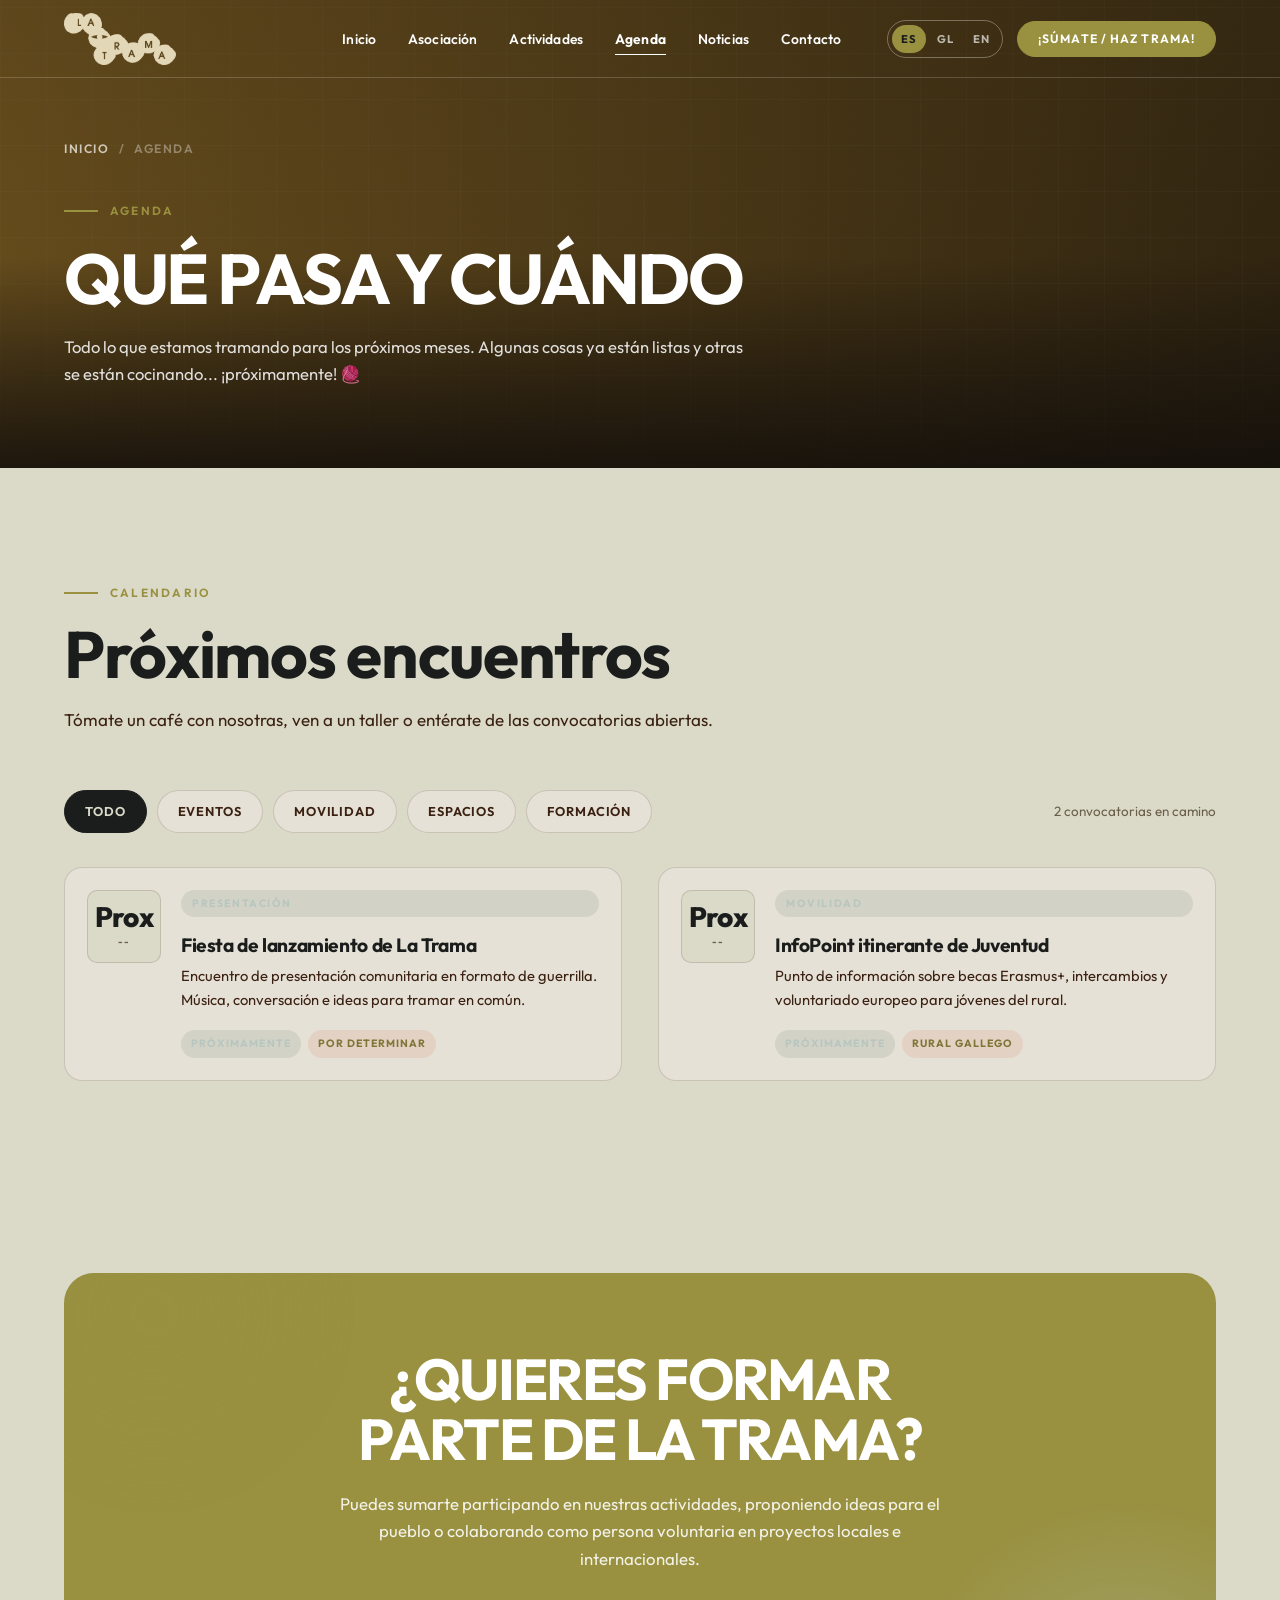
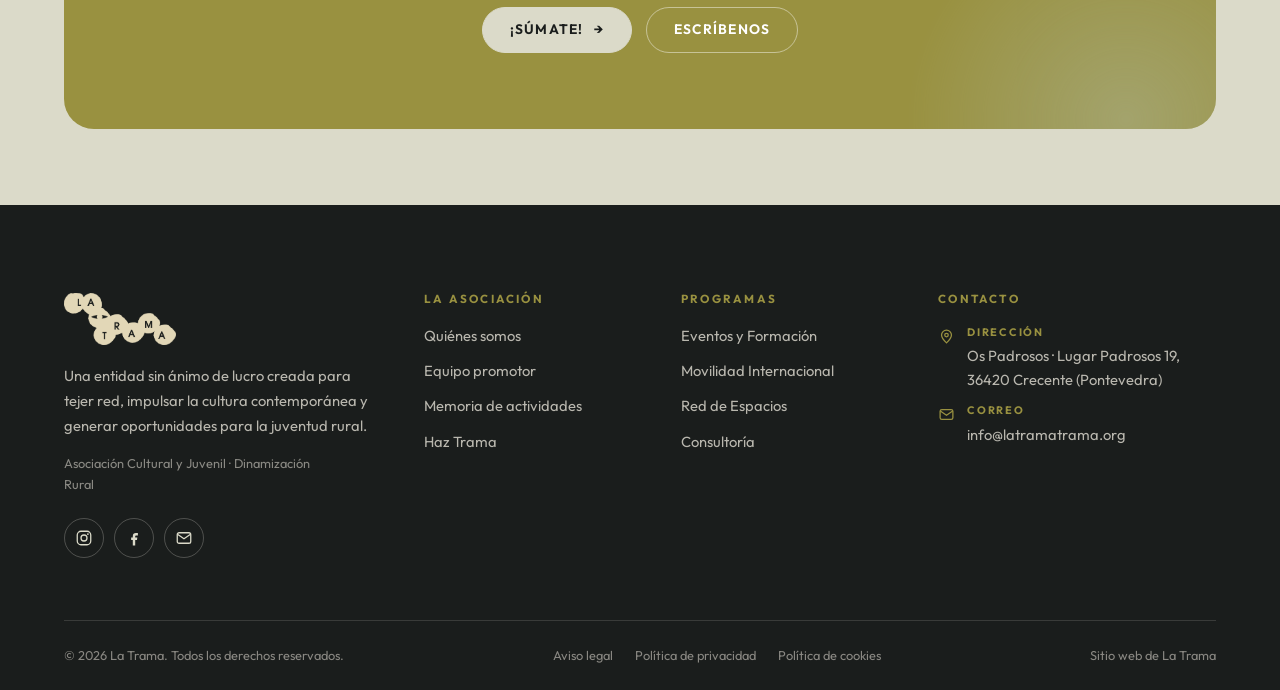
<file: agenda.html>
<!DOCTYPE html>
<html lang="es">
<head>
  <link rel="icon" href="assets/img/favicon.png" type="image/png">
  <link rel="shortcut icon" href="assets/img/favicon.png?v=202610301600">
  <link rel="apple-touch-icon" href="assets/img/favicon.png?v=202610301600">
  <link rel="icon" type="image/png" sizes="32x32" href="assets/img/favicon.png?v=202610301600">
  <link rel="icon" type="image/png" sizes="16x16" href="assets/img/favicon.png?v=202610301600">
<meta charset="utf-8">
<meta name="viewport" content="width=device-width, initial-scale=1">
<title data-i18n-title="meta.title">La Trama · Asociación Cultural y Juvenil y Espacio de Dinamización Rural</title>
<meta name="description" content="Agenda de La Trama: conciertos, mercados, talleres, cine y visitas guiadas en el territorio. Reserva tu plaza." data-i18n-content="meta.desc.agenda">
<meta name="theme-color" content="#a97319">
<link rel="icon" href="data:image/svg+xml,%3Csvg xmlns='http://www.w3.org/2000/svg' viewBox='0 0 48 48'%3E%3Crect width='48' height='48' rx='12' fill='%23c4552e'/%3E%3Cg stroke='%23f7f2e8' stroke-width='3.4' stroke-linecap='round'%3E%3Cpath d='M14 9v30'/%3E%3Cpath d='M24 9v30'/%3E%3Cpath d='M34 9v30'/%3E%3C/g%3E%3Cg stroke='%23e0a33e' stroke-width='3.4' stroke-linecap='round'%3E%3Cpath d='M9 16h30'/%3E%3Cpath d='M9 32h30'/%3E%3Cpath d='M9 24h30'/%3E%3C/g%3E%3C/svg%3E">
<link rel="stylesheet" href="assets/css/style.css">
</head>
<body>

<a class="skip-link" href="#main" data-i18n="common.skip">Saltar al contenido</a>

<header class="site-header">
  <div class="header-inner">
    <a class="brand" href="index.html" aria-label="La Trama">
      <img class="brand__logo" src="assets/img/logo-latrama.png" alt="La Trama" width="112" height="52" loading="eager">
    </a>

    <nav class="nav" aria-label="Principal">
      <a class="nav__link" href="index.html" data-i18n="nav.home">Inicio</a>
      <a class="nav__link" href="asociacion.html" data-i18n="nav.assoc">Asociación</a>
      <a class="nav__link" href="actividades.html" data-i18n="nav.prog">Actividades</a>
      <a class="nav__link" href="agenda.html" aria-current="page" data-i18n="nav.agenda">Agenda</a>
      <a class="nav__link" href="noticias.html" data-i18n="nav.news">Noticias</a>
      <a class="nav__link" href="contacto.html" data-i18n="nav.contact">Contacto</a>
    </nav>

    <div class="header-actions">
      <div class="lang" role="group" aria-label="Idioma">
        <button class="lang__btn" type="button" data-lang-btn="es" aria-pressed="true">ES</button>
        <button class="lang__btn" type="button" data-lang-btn="gl" aria-pressed="false">GL</button>
        <button class="lang__btn" type="button" data-lang-btn="en" aria-pressed="false">EN</button>
      </div>
      <a class="btn btn--sm" href="contacto.html" data-i18n="nav.cta">Hazte socio/a</a>
      <button class="burger" type="button" aria-label="Menú" aria-controls="mobile-menu" aria-expanded="false" data-i18n-aria="nav.menu">
    
    
    </button>
    </div>
  </div>
</header>

<div class="mobile-menu" id="mobile-menu" aria-hidden="true">
  <a class="mobile-menu__link" href="index.html" style="--i:0"><span data-i18n="nav.home">Inicio</span><span class="n" data-i18n="nav.num01">01</span></a>
  <a class="mobile-menu__link" href="asociacion.html" style="--i:1"><span data-i18n="nav.assoc">Asociación</span><span class="n" data-i18n="nav.num02">02</span></a>
  <a class="mobile-menu__link" href="actividades.html" style="--i:2"><span data-i18n="nav.prog">Actividades</span><span class="n" data-i18n="nav.num03">03</span></a>
  <a class="mobile-menu__link" href="agenda.html" style="--i:3"><span data-i18n="nav.agenda">Agenda</span><span class="n" data-i18n="nav.num04">04</span></a>
  <a class="mobile-menu__link" href="noticias.html" style="--i:4"><span data-i18n="nav.news">Noticias</span><span class="n" data-i18n="nav.num05">05</span></a>
  <a class="mobile-menu__link" href="contacto.html" style="--i:5"><span data-i18n="nav.contact">Contacto</span><span class="n" data-i18n="nav.num06">06</span></a>
  <div class="mobile-menu__foot">
    <span data-i18n="nav.write">¿Hablamos? Escríbenos a info@latramatrama.org</span>
    <a class="btn btn--light btn--sm" href="contacto.html" data-i18n="nav.cta">Hazte socio/a</a>
  </div>
</div>

<main id="main">

  <section class="hero hero--page" style="--hero-a:#b98a2e;--hero-b:#3a2c12">
    <div class="hero__inner">
      <div class="hero__panel is-active">
        <nav class="breadcrumb" aria-label="migas">
          <a href="index.html" data-i18n="nav.home">Inicio</a><span aria-hidden="true">/</span><span data-i18n="nav.agenda">Agenda</span>
        </nav>
        <span class="kicker kicker--light" data-i18n="agenda.hero.kicker">Agenda</span>
        <h1 class="page-title" data-i18n="agenda.hero.title">Qué pasa y cuándo</h1>
        <p class="page-intro" data-i18n="agenda.hero.intro">Toda la programación del trimestre en un solo lugar. Filtra por línea de trabajo.</p>
      </div>
    </div>
  </section>

  <section class="section" id="proximos">
    <div class="container">
      <div class="section-head" data-reveal>
        <span class="kicker" data-i18n="agenda.kicker">Calendario</span>
        <h2 class="h1" data-i18n="agenda.title">Próximos eventos</h2>
        <p data-i18n="agenda.lead">Conciertos, mercados, talleres y visitas. Si falta algo, cuéntanoslo.</p>
      </div>

      <div data-filter-wrap>
        <div class="filters" data-reveal>
          <button class="filter-btn is-active" type="button" data-filter="all" data-i18n="agenda.filter.all">Todo</button>
          <button class="filter-btn" type="button" data-filter="cultura" data-i18n="agenda.filter.cultura">Cultura</button>
          <button class="filter-btn" type="button" data-filter="juventud" data-i18n="agenda.filter.juventud">Juventud</button>
          <button class="filter-btn" type="button" data-filter="rural" data-i18n="agenda.filter.rural">Territorio</button>
          <button class="filter-btn" type="button" data-filter="formacion" data-i18n="agenda.filter.formacion">Formación</button>
          <span class="filter-count" data-filter-count>2 convocatorias en camino</span>
        </div>

        <div class="grid-2" data-reveal-group>

          <article class="event-card" data-cat="cultura" data-reveal>
            <div class="event-card__date"><b data-i18n="agenda.ev1.day">17</b><span data-i18n="agenda.ev1.month">Oct</span></div>
            <div class="event-card__body">
              <span class="event-cat" data-i18n="agenda.ev1.tag">Concierto</span>
              <h3 data-i18n="agenda.ev1.title">Noches de Ribeira: concierto de clausura</h3>
              <p data-i18n="agenda.ev1.text">Trío de cuerda y electrónica acústica para cerrar el ciclo de otoño.</p>
              <div class="tag-line">
                <span class="tag" data-i18n="agenda.ev1.when">Viernes · 20:00</span>
                <span class="tag tag--terra" data-i18n="agenda.ev1.where">Espacio La Trama</span>
              </div>
            </div>
          </article>

          <article class="event-card" data-cat="rural" data-reveal>
            <div class="event-card__date"><b data-i18n="agenda.ev2.day">25</b><span data-i18n="agenda.ev2.month">Oct</span></div>
            <div class="event-card__body">
              <span class="event-cat" data-i18n="agenda.ev2.tag">Mercado</span>
              <h3 data-i18n="agenda.ev2.title">Mercado artesano de otoño</h3>
              <p data-i18n="agenda.ev2.text">Cuarenta puestos de productores, oficios y cocina del entorno.</p>
              <div class="tag-line">
                <span class="tag" data-i18n="agenda.ev2.when">Sábado · 10:00 – 20:00</span>
                <span class="tag tag--terra" data-i18n="agenda.ev2.where">Plaza mayor</span>
              </div>
            </div>
          </article>







        </div>

        <p data-filter-empty style="display:none" data-i18n="agenda.empty">No hay eventos en esta categoría por ahora.</p>
      </div>
    </div>
  </section>

  <section class="section section--tight">
    <div class="container">
      <div class="cta-band" data-reveal="zoom">
        <h2 data-i18n="cta.title">¿Te unes a la trama?</h2>
        <p data-i18n="cta.text">La cuota social son 15 € al año.</p>
        <div class="hero__actions">
          <a class="btn btn--light" href="contacto.html"><span data-i18n="cta.btn">Hazte socio/a</span><span class="btn__arrow" aria-hidden="true">→</span></a>
          <a class="btn btn--outline-light" href="actividades.html" data-i18n="cta.btn2">Escríbenos</a>
        </div>
      </div>
    </div>
  </section>

</main>

<footer class="site-footer">
  <div class="container">
    <div class="footer-grid">
      <div class="footer-brand">
        <a class="brand" href="index.html" aria-label="La Trama">
      <img class="brand__logo" src="assets/img/logo-latrama.png" alt="La Trama" width="112" height="52" loading="eager">
    </a>
        <p data-i18n="footer.about">Un espacio gestionado por vecinas y vecinos.</p>
        <p style="margin-top:14px;font-size:.8rem;opacity:.7" data-i18n="footer.tagline">Asociación Cultural y Juvenil · Espacio de Dinamización Rural</p>

        <div class="socials">
          <a href="#" aria-label="Instagram"><svg width="18" height="18" viewBox="0 0 24 24" fill="none" stroke="currentColor" stroke-width="1.7" aria-hidden="true"><rect x="3" y="3" width="18" height="18" rx="5"/><circle cx="12" cy="12" r="4"/><circle cx="17.2" cy="6.8" r="1.2" fill="currentColor" stroke="none"/></svg></a>
          <a href="#" aria-label="Facebook"><svg width="18" height="18" viewBox="0 0 24 24" fill="currentColor" aria-hidden="true"><path d="M14.6 8.6h2.6V5.4h-2.6A4.2 4.2 0 0 0 10.4 9.6v1.8H8.2v3.2h2.2V22h3.2v-7.4h2.4l.4-3.2h-2.8V9.8c0-.7.4-1.2 1-1.2z"/></svg></a>
          <a href="#" aria-label="Correo"><svg width="18" height="18" viewBox="0 0 24 24" fill="none" stroke="currentColor" stroke-width="1.7" aria-hidden="true"><rect x="3" y="5" width="18" height="14" rx="2.5"/><path d="m3.8 7.4 8.2 5.6 8.2-5.6" stroke-linecap="round"/></svg></a>
        </div>
      </div>

      <div class="footer-col">
        <h4 data-i18n="footer.assoc">La asociación</h4>
        <ul>
          <li><a href="asociacion.html" data-i18n="footer.l1">Quiénes somos</a></li>
          <li><a href="asociacion.html#equipo" data-i18n="footer.l2">Equipo y junta</a></li>
          <li><a href="noticias.html" data-i18n="footer.l3">Memoria de actividades</a></li>
          <li><a href="contacto.html" data-i18n="footer.l4">Hazte socio/a</a></li>
        </ul>
      </div>

      <div class="footer-col">
        <h4 data-i18n="footer.prog">Programas</h4>
        <ul>
          <li><a href="actividades.html" data-i18n="footer.p1">Cultura</a></li>
          <li><a href="actividades.html" data-i18n="footer.p2">Juventud</a></li>
          <li><a href="actividades.html" data-i18n="footer.p3">Dinamización rural</a></li>
          <li><a href="actividades.html" data-i18n="footer.p4">Formación</a></li>
        </ul>
      </div>

      <div class="footer-col footer-contact">
        <h4 data-i18n="footer.contact">Contacto</h4>
        <ul>
          <li><svg width="17" height="17" viewBox="0 0 24 24" fill="none" stroke="currentColor" stroke-width="1.8" aria-hidden="true"><path d="M12 21s7-6.3 7-11a7 7 0 1 0-14 0c0 4.7 7 11 7 11z"/><circle cx="12" cy="10" r="2.5"/></svg><span><b data-i18n="footer.address.label">Dirección</b><span data-i18n="footer.address.value">Os Padrosos · Lugar Padrosos 19, 36420 Crecente (Pontevedra)</span></span></li>
          <li><svg width="17" height="17" viewBox="0 0 24 24" fill="none" stroke="currentColor" stroke-width="1.8" aria-hidden="true"><rect x="3" y="5" width="18" height="14" rx="2.5"/><path d="m3.8 7.4 8.2 5.6 8.2-5.6" stroke-linecap="round"/></svg><span><b data-i18n="footer.email.label">Correo</b><a href="mailto:info@latramatrama.org">info@latramatrama.org</a></span></li>
        </ul>
      </div>
    </div>

    <div class="footer-bottom">
      <span data-i18n="footer.rights">© 2026 La Trama. Todos los derechos reservados.</span>
      <ul>
        <li><a href="#" data-i18n="footer.g1">Aviso legal</a></li>
        <li><a href="#" data-i18n="footer.g2">Política de privacidad</a></li>
        <li><a href="#" data-i18n="footer.g3">Política de cookies</a></li>
      </ul>
      <span data-i18n="footer.made">Sitio web de La Trama</span>
    </div>
  </div>
</footer>

<script src="assets/js/i18n.js"></script>
<script src="assets/js/main.js"></script>
</body>
</html>
</file>
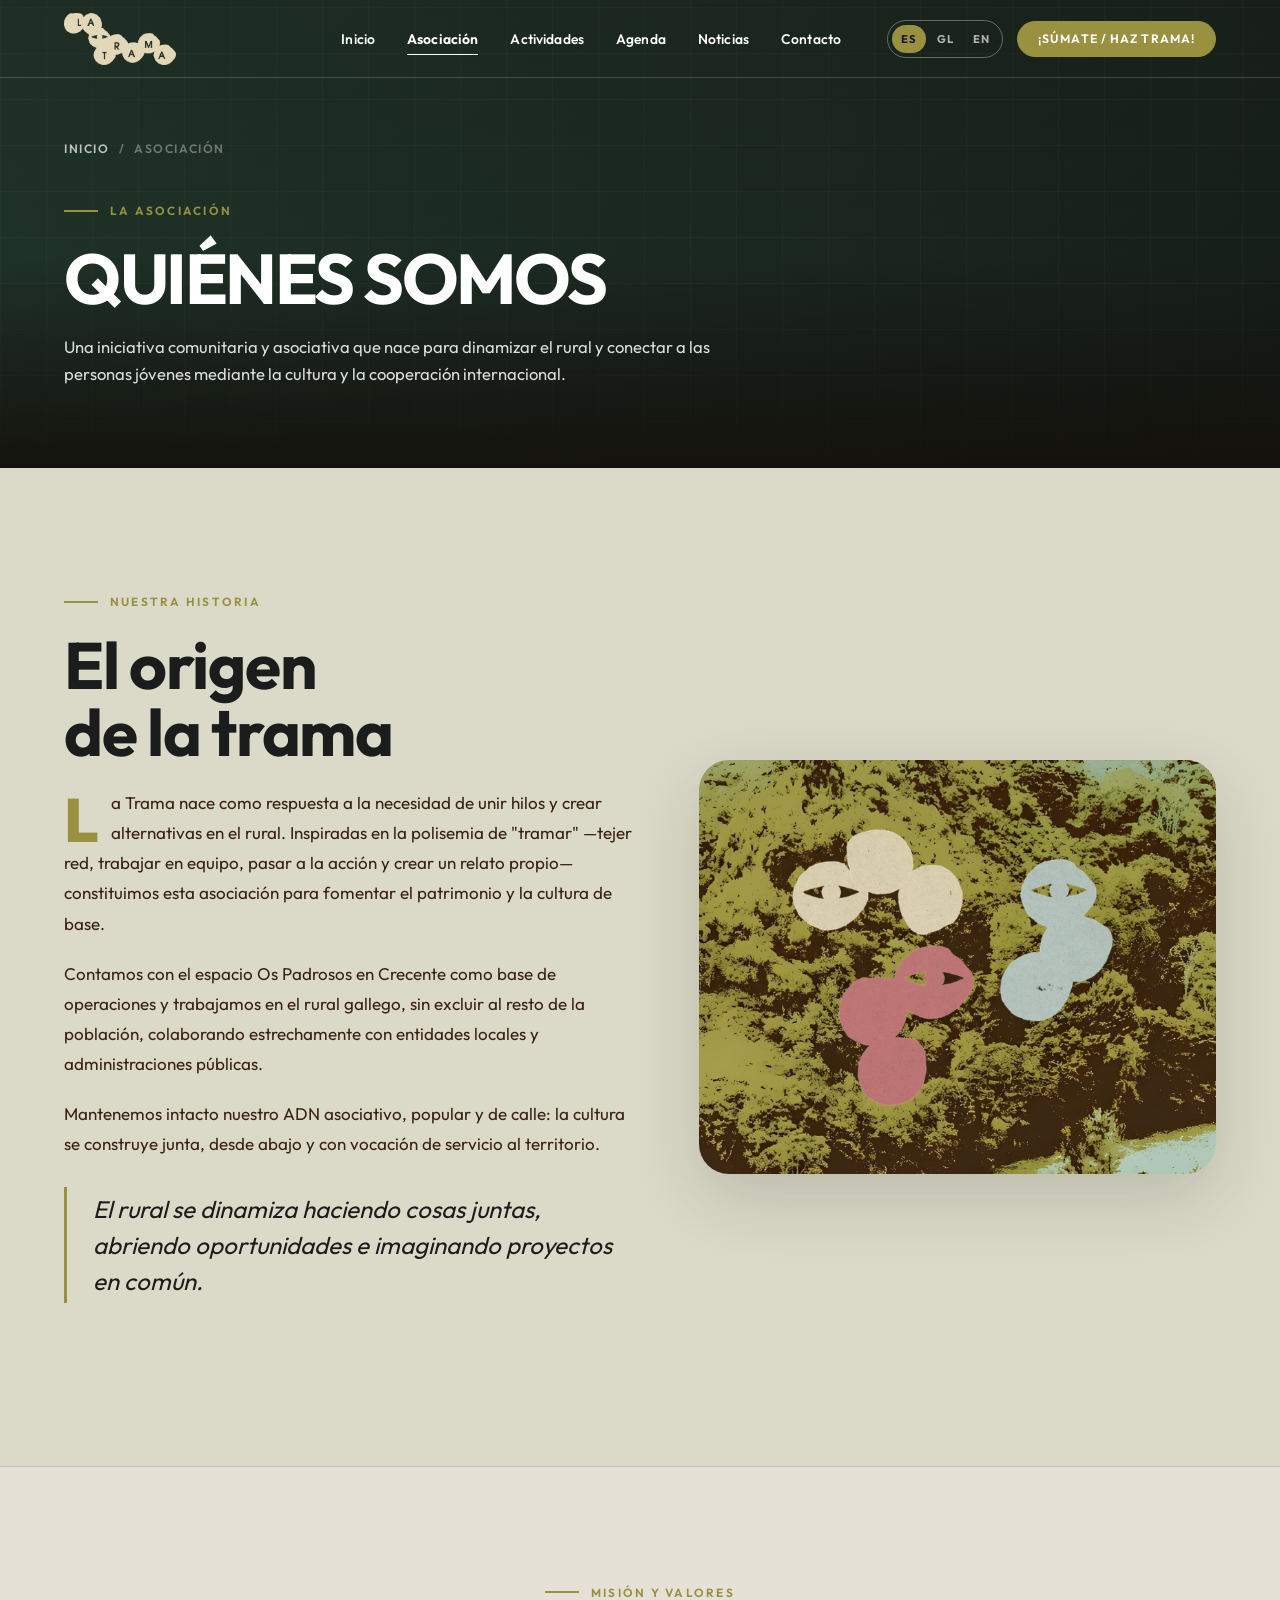
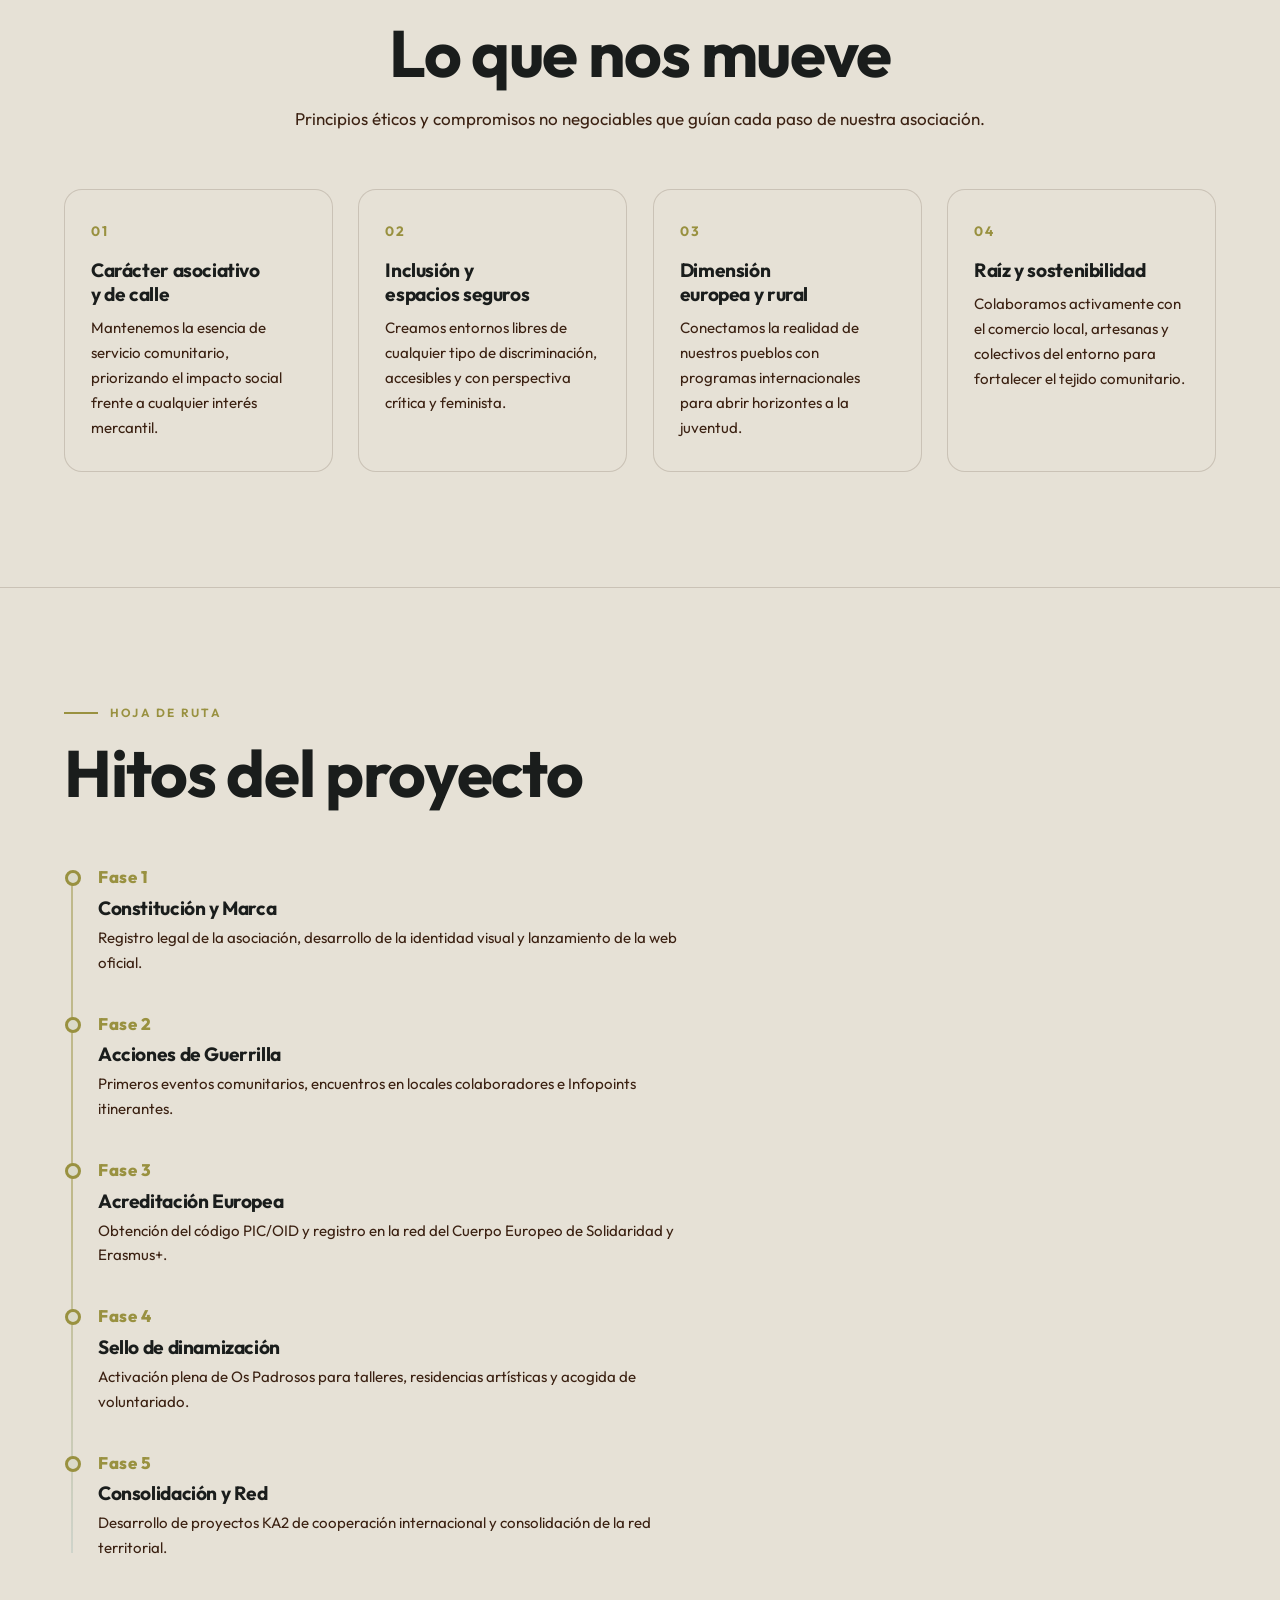
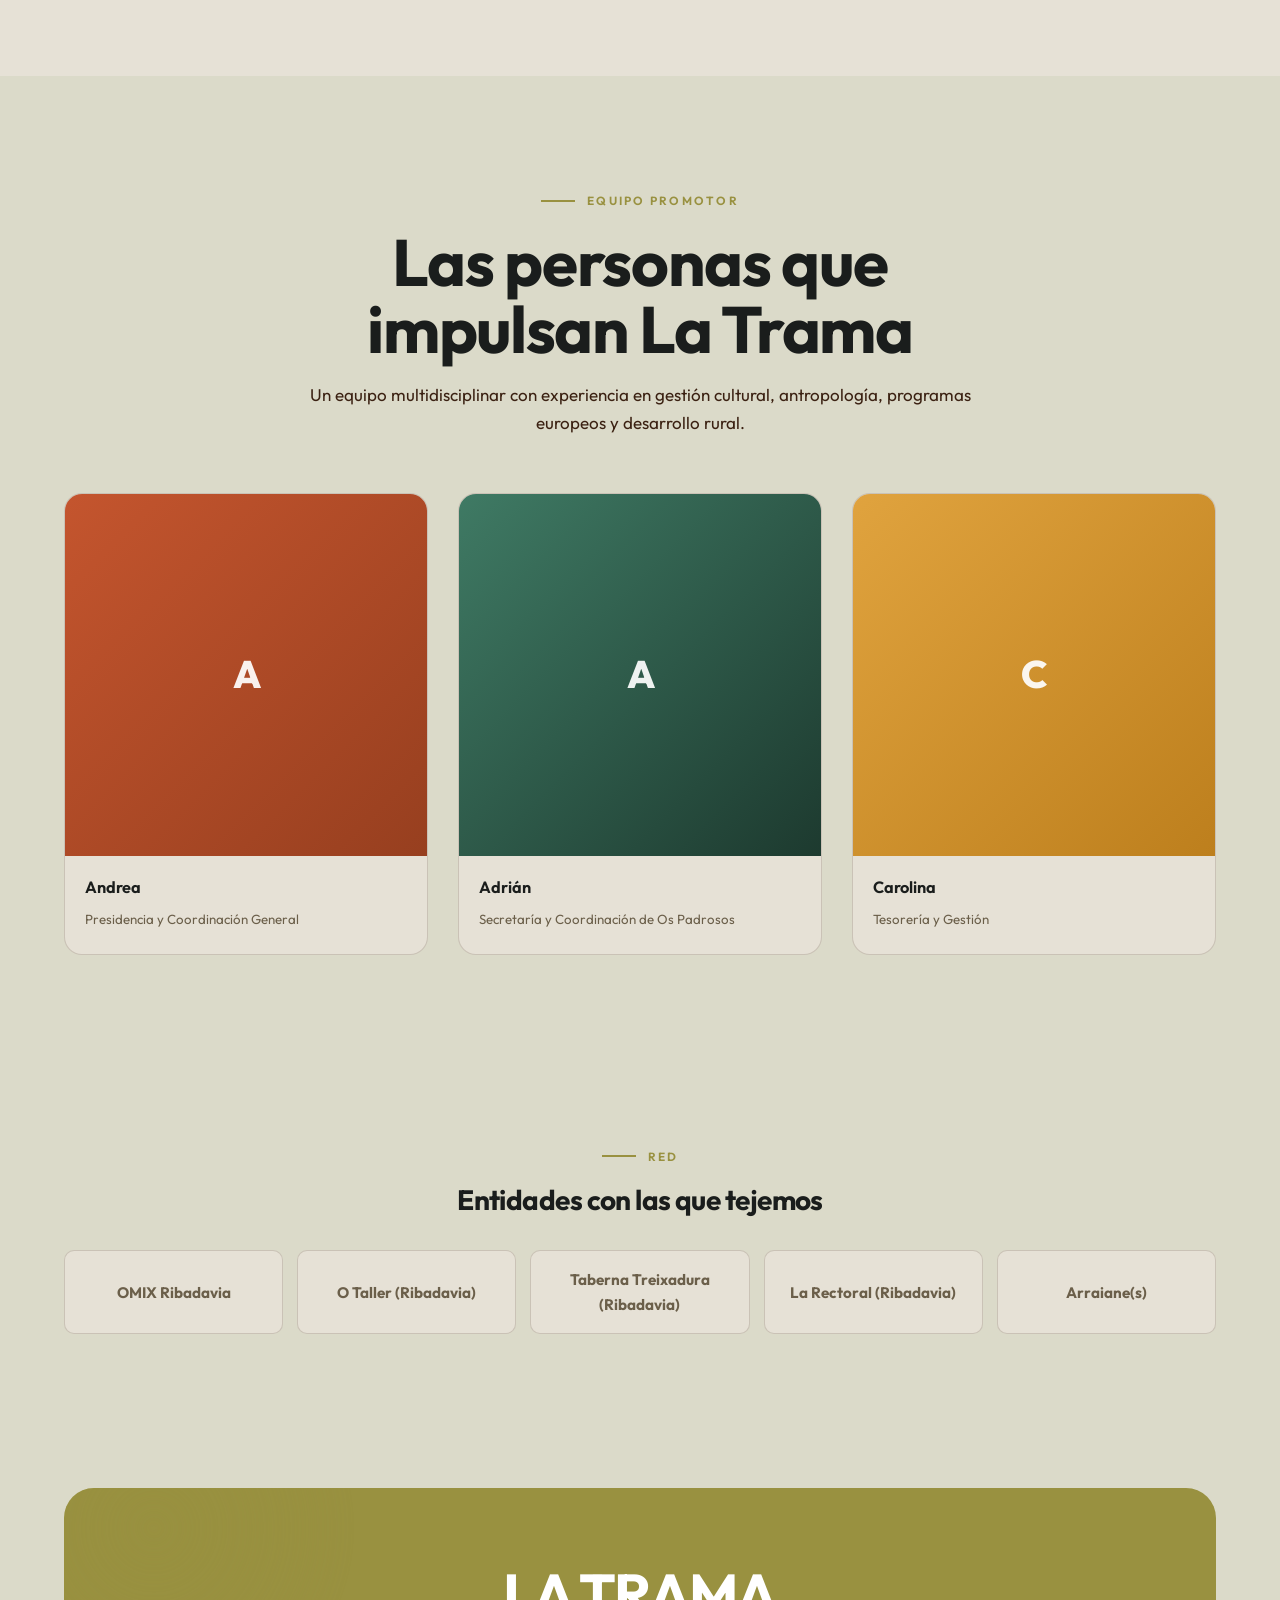
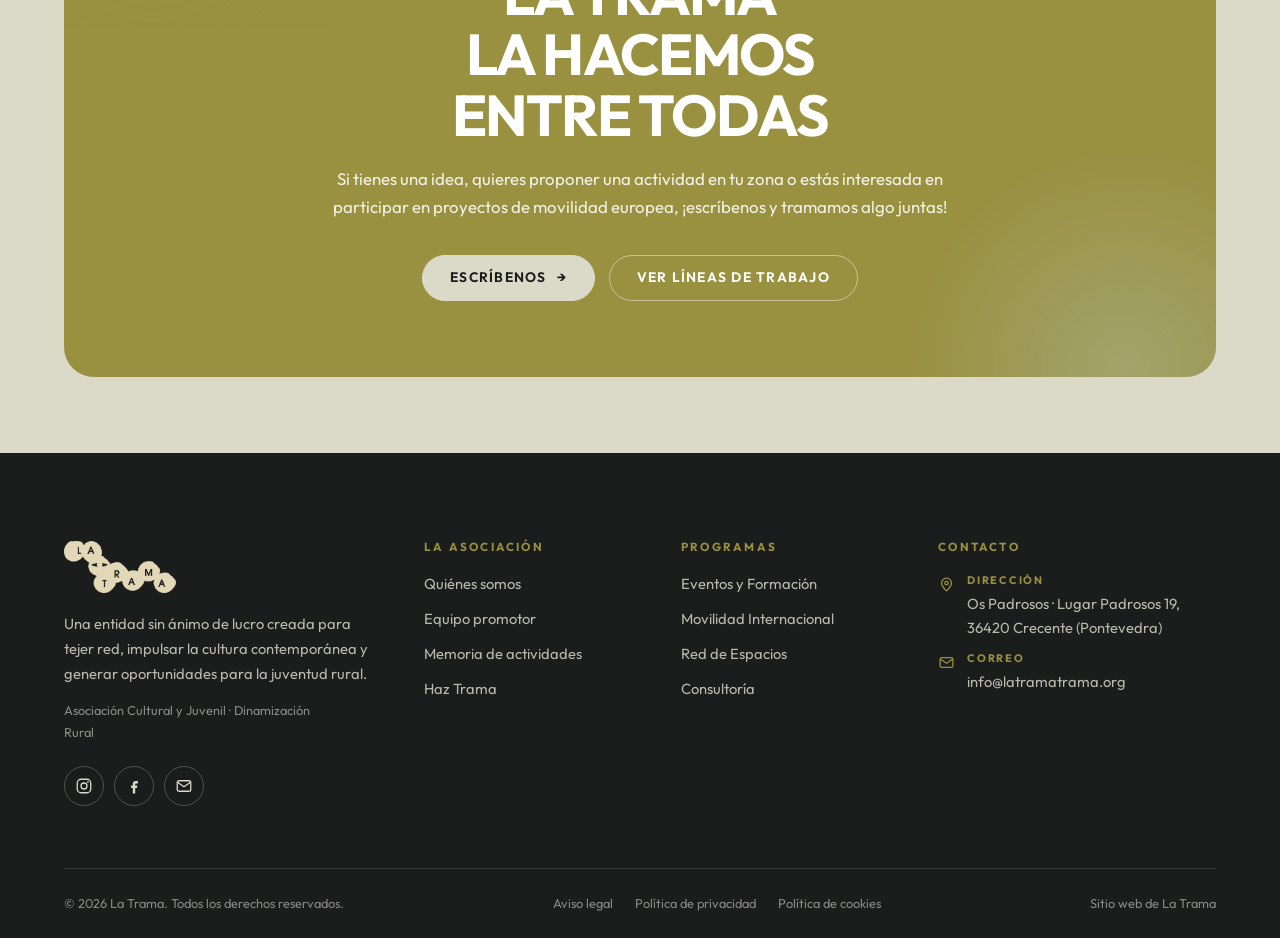
<file: asociacion.html>
<!DOCTYPE html>
<html lang="es">
<head>
  <link rel="icon" href="assets/img/favicon.png" type="image/png">
  <link rel="shortcut icon" href="assets/img/favicon.png?v=202610301600">
  <link rel="apple-touch-icon" href="assets/img/favicon.png?v=202610301600">
  <link rel="icon" type="image/png" sizes="32x32" href="assets/img/favicon.png?v=202610301600">
  <link rel="icon" type="image/png" sizes="16x16" href="assets/img/favicon.png?v=202610301600">
<meta charset="utf-8">
<meta name="viewport" content="width=device-width, initial-scale=1">
<title data-i18n-title="meta.title">La Trama · Asociación Cultural y Juvenil y Espacio de Dinamización Rural</title>
<meta name="description" content="Quiénes somos en La Trama: historia, misión, valores, equipo y junta de la asociación cultural y juvenil y espacio de dinamización rural." data-i18n-content="meta.desc.asoc">
<meta name="theme-color" content="#1d3a2f">
<link rel="icon" href="data:image/svg+xml,%3Csvg xmlns='http://www.w3.org/2000/svg' viewBox='0 0 48 48'%3E%3Crect width='48' height='48' rx='12' fill='%23c4552e'/%3E%3Cg stroke='%23f7f2e8' stroke-width='3.4' stroke-linecap='round'%3E%3Cpath d='M14 9v30'/%3E%3Cpath d='M24 9v30'/%3E%3Cpath d='M34 9v30'/%3E%3C/g%3E%3Cg stroke='%23e0a33e' stroke-width='3.4' stroke-linecap='round'%3E%3Cpath d='M9 16h30'/%3E%3Cpath d='M9 32h30'/%3E%3Cpath d='M9 24h30'/%3E%3C/g%3E%3C/svg%3E">
<link rel="stylesheet" href="assets/css/style.css">
</head>
<body>

<a class="skip-link" href="#main" data-i18n="common.skip">Saltar al contenido</a>

<header class="site-header">
  <div class="header-inner">
    <a class="brand" href="index.html" aria-label="La Trama">
      <img class="brand__logo" src="assets/img/logo-latrama.png" alt="La Trama" width="112" height="52" loading="eager">
    </a>

    <nav class="nav" aria-label="Principal">
      <a class="nav__link" href="index.html" data-i18n="nav.home">Inicio</a>
      <a class="nav__link" href="asociacion.html" aria-current="page" data-i18n="nav.assoc">Asociación</a>
      <a class="nav__link" href="actividades.html" data-i18n="nav.prog">Actividades</a>
      <a class="nav__link" href="agenda.html" data-i18n="nav.agenda">Agenda</a>
      <a class="nav__link" href="noticias.html" data-i18n="nav.news">Noticias</a>
      <a class="nav__link" href="contacto.html" data-i18n="nav.contact">Contacto</a>
    </nav>

    <div class="header-actions">
      <div class="lang" role="group" aria-label="Idioma">
        <button class="lang__btn" type="button" data-lang-btn="es" aria-pressed="true">ES</button>
        <button class="lang__btn" type="button" data-lang-btn="gl" aria-pressed="false">GL</button>
        <button class="lang__btn" type="button" data-lang-btn="en" aria-pressed="false">EN</button>
      </div>
      <a class="btn btn--sm" href="contacto.html" data-i18n="nav.cta">Hazte socio/a</a>
      <button class="burger" type="button" aria-label="Menú" aria-controls="mobile-menu" aria-expanded="false" data-i18n-aria="nav.menu">
    
    
    </button>
    </div>
  </div>
</header>

<div class="mobile-menu" id="mobile-menu" aria-hidden="true">
  <a class="mobile-menu__link" href="index.html" style="--i:0"><span data-i18n="nav.home">Inicio</span><span class="n" data-i18n="nav.num01">01</span></a>
  <a class="mobile-menu__link" href="asociacion.html" style="--i:1"><span data-i18n="nav.assoc">Asociación</span><span class="n" data-i18n="nav.num02">02</span></a>
  <a class="mobile-menu__link" href="actividades.html" style="--i:2"><span data-i18n="nav.prog">Actividades</span><span class="n" data-i18n="nav.num03">03</span></a>
  <a class="mobile-menu__link" href="agenda.html" style="--i:3"><span data-i18n="nav.agenda">Agenda</span><span class="n" data-i18n="nav.num04">04</span></a>
  <a class="mobile-menu__link" href="noticias.html" style="--i:4"><span data-i18n="nav.news">Noticias</span><span class="n" data-i18n="nav.num05">05</span></a>
  <a class="mobile-menu__link" href="contacto.html" style="--i:5"><span data-i18n="nav.contact">Contacto</span><span class="n" data-i18n="nav.num06">06</span></a>
  <div class="mobile-menu__foot">
    <span data-i18n="nav.write">¿Hablamos? Escríbenos a info@latramatrama.org</span>
    <a class="btn btn--light btn--sm" href="contacto.html" data-i18n="nav.cta">Hazte socio/a</a>
  </div>
</div>

<main id="main">

  <!-- Hero de página -->
  <section class="hero hero--page" style="--hero-a:#2c5545;--hero-b:#16271f">
    <div class="hero__inner">
      <div class="hero__panel is-active">
        <nav class="breadcrumb" aria-label="migas">
          <a href="index.html" data-i18n="nav.home">Inicio</a><span aria-hidden="true">/</span><span data-i18n="nav.assoc">Asociación</span>
        </nav>
        <span class="kicker kicker--light" data-i18n="assoc.hero.kicker">La asociación</span>
        <h1 class="page-title" data-i18n="assoc.hero.title">Quiénes somos</h1>
        <p class="page-intro" data-i18n="assoc.hero.intro">Catorce años de historia contados por quienes la hacen.</p>
      </div>
    </div>
  </section>

  <!-- Historia -->
  <section class="section" id="historia">
    <div class="container">
      <div class="split">
        <div class="split__body" data-reveal="left">
          <span class="kicker" data-i18n="assoc.story.kicker">Nuestra historia</span>
          <h2 class="h1" data-i18n="assoc.story.title">Todo empezó con una pantalla en la plaza</h2>
          <div class="prose" style="margin-top:22px">
            <p class="dropcap" data-i18n="assoc.story.p1">En octubre de 2011, un grupo de vecinas y vecinos alquiló una pantalla.</p>
            <p data-i18n="assoc.story.p2">Durante los primeros años fuimos un grupo sin sede.</p>
            <p data-i18n="assoc.story.p3">Hoy somos una asociación cultural y juvenil con equipo estable.</p>
            <blockquote data-i18n="assoc.story.quote">El rural no se recupera con folletos: se recupera haciendo cosas juntos, todas las semanas.</blockquote>
          </div>
        </div>
        <div class="split__media" data-reveal="right">
          <img src="assets/img/story.png" alt="Proyección de cine en la plaza del pueblo" width="1000" height="800" loading="lazy">
        </div>
      </div>
    </div>
  </section>

  <!-- Valores -->
  <section class="section section--paper section--ruled" id="valores">
    <div class="container">
      <div class="section-head section-head--center" data-reveal>
        <span class="kicker kicker--center" data-i18n="assoc.values.kicker">Misión y valores</span>
        <h2 class="h1" data-i18n="assoc.values.title">Lo que nos mantiene en movimiento</h2>
        <p data-i18n="assoc.values.lead">Cuatro compromisos que revisamos cada año en asamblea.</p>
      </div>

      <div class="grid-4" data-reveal-group>
        <div class="pillar" data-reveal>
          <span class="pillar__n">01</span>
          <h3 class="h4" data-i18n="assoc.values.v1.title">Gobernanza abierta</h3>
          <p data-i18n="assoc.values.v1.text">Asamblea mensual, cuentas públicas y junta elegida.</p>
        </div>
        <div class="pillar" data-reveal>
          <span class="pillar__n">02</span>
          <h3 class="h4" data-i18n="assoc.values.v2.title">Accesibilidad real</h3>
          <p data-i18n="assoc.values.v2.text">Precios asequibles, espacios sin barreras y tres idiomas.</p>
        </div>
        <div class="pillar" data-reveal>
          <span class="pillar__n">03</span>
          <h3 class="h4" data-i18n="assoc.values.v3.title">Cuidado y comunidad</h3>
          <p data-i18n="assoc.values.v3.text">Acuerdos de convivencia, mediación y mirada atenta.</p>
        </div>
        <div class="pillar" data-reveal>
          <span class="pillar__n">04</span>
          <h3 class="h4" data-i18n="assoc.values.v4.title">Raíz y territorio</h3>
          <p data-i18n="assoc.values.v4.text">Colaboramos con el tejido local antes que con cadenas de fuera.</p>
        </div>
      </div>
    </div>
  </section>


  <!-- Cronología -->
  <section class="section section--paper section--ruled" id="cronologia">
    <div class="container">
      <div class="section-head" data-reveal>
        <span class="kicker" data-i18n="assoc.time.kicker">Cronología</span>
        <h2 class="h1" data-i18n="assoc.time.title">Catorce años tejiendo red</h2>
      </div>
      <div class="timeline" data-reveal-group>
        <div class="timeline__item" data-reveal>
          <span class="timeline__year" data-i18n="assoc.time.y1.year">2011</span>
          <h4 class="h4" data-i18n="assoc.time.y1.title">Primeras proyecciones</h4>
          <p data-i18n="assoc.time.y1.text">El cine en la plaza reúne a 60 personas y se firma el primer acta de la asociación.</p>
        </div>
        <div class="timeline__item" data-reveal>
          <span class="timeline__year" data-i18n="assoc.time.y2.year">2014</span>
          <h4 class="h4" data-i18n="assoc.time.y2.title">Escuela de verano</h4>
          <p data-i18n="assoc.time.y2.text">Arranca el programa juvenil que hoy es la mayor actividad del calendario estival.</p>
        </div>
        <div class="timeline__item" data-reveal>
          <span class="timeline__year" data-i18n="assoc.time.y3.year">2018</span>
          <h4 class="h4" data-i18n="assoc.time.y3.title">Apertura del espacio</h4>
          <p data-i18n="assoc.time.y3.text">El antiguo horno reabre como espacio social, taller y sala con aforo para 180 personas.</p>
        </div>
        <div class="timeline__item" data-reveal>
          <span class="timeline__year" data-i18n="assoc.time.y4.year">2021</span>
          <h4 class="h4" data-i18n="assoc.time.y4.title">Sello de dinamización</h4>
          <p data-i18n="assoc.time.y4.text">Nos incorporamos a la red de espacios de dinamización rural y estrenamos programa de comercio local.</p>
        </div>
        <div class="timeline__item" data-reveal>
          <span class="timeline__year" data-i18n="assoc.time.y5.year">2025</span>
          <h4 class="h4" data-i18n="assoc.time.y5.title">Ampliación del obradoiro</h4>
          <p data-i18n="assoc.time.y5.text">Un segundo taller permite abrir los talleres de oficios a los pueblos del entorno.</p>
        </div>
      </div>
    </div>
  </section>

  <!-- Equipo -->
  <section class="section" id="equipo">
    <div class="container">
      <div class="section-head section-head--center" data-reveal>
        <span class="kicker kicker--center" data-i18n="assoc.team.kicker">Equipo y junta</span>
        <h2 class="h1" data-i18n="assoc.team.title">Las personas que lo hacen posible</h2>
        <p data-i18n="assoc.team.lead">Seis personas en el equipo técnico y una junta elegida cada dos años.</p>
      </div>

      <div class="grid-3" data-reveal-group>
        <article class="member" data-reveal>
          <div class="member__photo" style="background:linear-gradient(135deg,#c4552e,#973f1f)" aria-hidden="true">A</div>
          <div class="member__body">
            <b data-i18n="assoc.team.m1.name">Marina Rocha</b>
            <span data-i18n="assoc.team.m1.role">Coordinación general</span>
          </div>
        </article>
        <article class="member" data-reveal>
          <div class="member__photo" style="background:linear-gradient(135deg,#3f7a64,#1d3a2f)" aria-hidden="true">A</div>
          <div class="member__body">
            <b data-i18n="assoc.team.m2.name">Iván Sampedro</b>
            <span data-i18n="assoc.team.m2.role">Programación cultural</span>
          </div>
        </article>
        <article class="member" data-reveal>
          <div class="member__photo" style="background:linear-gradient(135deg,#e0a33e,#bd7f1d)" aria-hidden="true">C</div>
          <div class="member__body">
            <b data-i18n="assoc.team.m3.name">Uxía Castro</b>
            <span data-i18n="assoc.team.m3.role">Dinamización juvenil</span>
          </div>
        </article>
      </div>
    </div>
  </section>

  <!-- Colaboradores -->
  <section class="section section--tight" data-reveal>
    <div class="container">
      <div class="section-head section-head--center" data-reveal style="margin-bottom:34px">
        <span class="kicker kicker--center" data-i18n="assoc.partners.kicker">Red</span>
        <h3 class="h3" data-i18n="assoc.partners.title">Entidades con las que tejemos</h3>
      </div>
      <div class="logos">
        <div>OMIX Ribadavia</div>
        <div>O Taller (Ribadavia)</div>
        <div>Taberna Treixadura (Ribadavia)</div>
        <div>La Rectoral (Ribadavia)</div>
        <div>Arraiane(s)</div>
      </div>
    </div>
  </section>

  <!-- Únete -->
  <section class="section section--tight">
    <div class="container">
      <div class="cta-band" data-reveal="zoom">
        <h2 data-i18n="assoc.join.title">La Trama también es tuya</h2>
        <p data-i18n="assoc.join.text">Hacerse socio cuesta 15 € al año.</p>
        <div class="hero__actions">
          <a class="btn btn--light" href="contacto.html"><span data-i18n="assoc.join.btn">Hazte socio/a</span><span class="btn__arrow" aria-hidden="true">→</span></a>
          <a class="btn btn--outline-light" href="actividades.html" data-i18n="assoc.join.btn2">Ver actividades</a>
        </div>
      </div>
    </div>
  </section>

</main>

<footer class="site-footer">
  <div class="container">
    <div class="footer-grid">
      <div class="footer-brand">
        <a class="brand" href="index.html" aria-label="La Trama">
      <img class="brand__logo" src="assets/img/logo-latrama.png" alt="La Trama" width="112" height="52" loading="eager">
    </a>
        <p data-i18n="footer.about">Un espacio gestionado por vecinas y vecinos.</p>
        <p style="margin-top:14px;font-size:.8rem;opacity:.7" data-i18n="footer.tagline">Asociación Cultural y Juvenil · Espacio de Dinamización Rural</p>

        <div class="socials">
          <a href="#" aria-label="Instagram"><svg width="18" height="18" viewBox="0 0 24 24" fill="none" stroke="currentColor" stroke-width="1.7" aria-hidden="true"><rect x="3" y="3" width="18" height="18" rx="5"/><circle cx="12" cy="12" r="4"/><circle cx="17.2" cy="6.8" r="1.2" fill="currentColor" stroke="none"/></svg></a>
          <a href="#" aria-label="Facebook"><svg width="18" height="18" viewBox="0 0 24 24" fill="currentColor" aria-hidden="true"><path d="M14.6 8.6h2.6V5.4h-2.6A4.2 4.2 0 0 0 10.4 9.6v1.8H8.2v3.2h2.2V22h3.2v-7.4h2.4l.4-3.2h-2.8V9.8c0-.7.4-1.2 1-1.2z"/></svg></a>
          <a href="#" aria-label="Correo"><svg width="18" height="18" viewBox="0 0 24 24" fill="none" stroke="currentColor" stroke-width="1.7" aria-hidden="true"><rect x="3" y="5" width="18" height="14" rx="2.5"/><path d="m3.8 7.4 8.2 5.6 8.2-5.6" stroke-linecap="round"/></svg></a>
        </div>
      </div>

      <div class="footer-col">
        <h4 data-i18n="footer.assoc">La asociación</h4>
        <ul>
          <li><a href="asociacion.html" data-i18n="footer.l1">Quiénes somos</a></li>
          <li><a href="asociacion.html#equipo" data-i18n="footer.l2">Equipo y junta</a></li>
          <li><a href="noticias.html" data-i18n="footer.l3">Memoria de actividades</a></li>
          <li><a href="contacto.html" data-i18n="footer.l4">Hazte socio/a</a></li>
        </ul>
      </div>

      <div class="footer-col">
        <h4 data-i18n="footer.prog">Programas</h4>
        <ul>
          <li><a href="actividades.html" data-i18n="footer.p1">Cultura</a></li>
          <li><a href="actividades.html" data-i18n="footer.p2">Juventud</a></li>
          <li><a href="actividades.html" data-i18n="footer.p3">Dinamización rural</a></li>
          <li><a href="actividades.html" data-i18n="footer.p4">Formación</a></li>
        </ul>
      </div>

      <div class="footer-col footer-contact">
        <h4 data-i18n="footer.contact">Contacto</h4>
        <ul>
          <li><svg width="17" height="17" viewBox="0 0 24 24" fill="none" stroke="currentColor" stroke-width="1.8" aria-hidden="true"><path d="M12 21s7-6.3 7-11a7 7 0 1 0-14 0c0 4.7 7 11 7 11z"/><circle cx="12" cy="10" r="2.5"/></svg><span><b data-i18n="footer.address.label">Dirección</b><span data-i18n="footer.address.value">Os Padrosos · Lugar Padrosos 19, 36420 Crecente (Pontevedra)</span></span></li>
          <li><svg width="17" height="17" viewBox="0 0 24 24" fill="none" stroke="currentColor" stroke-width="1.8" aria-hidden="true"><rect x="3" y="5" width="18" height="14" rx="2.5"/><path d="m3.8 7.4 8.2 5.6 8.2-5.6" stroke-linecap="round"/></svg><span><b data-i18n="footer.email.label">Correo</b><a href="mailto:info@latramatrama.org">info@latramatrama.org</a></span></li>
        </ul>
      </div>
    </div>

    <div class="footer-bottom">
      <span data-i18n="footer.rights">© 2026 La Trama. Todos los derechos reservados.</span>
      <ul>
        <li><a href="#" data-i18n="footer.g1">Aviso legal</a></li>
        <li><a href="#" data-i18n="footer.g2">Política de privacidad</a></li>
        <li><a href="#" data-i18n="footer.g3">Política de cookies</a></li>
      </ul>
      <span data-i18n="footer.made">Sitio web de La Trama</span>
    </div>
  </div>
</footer>

<script src="assets/js/i18n.js"></script>
<script src="assets/js/main.js"></script>
</body>
</html>
</file>
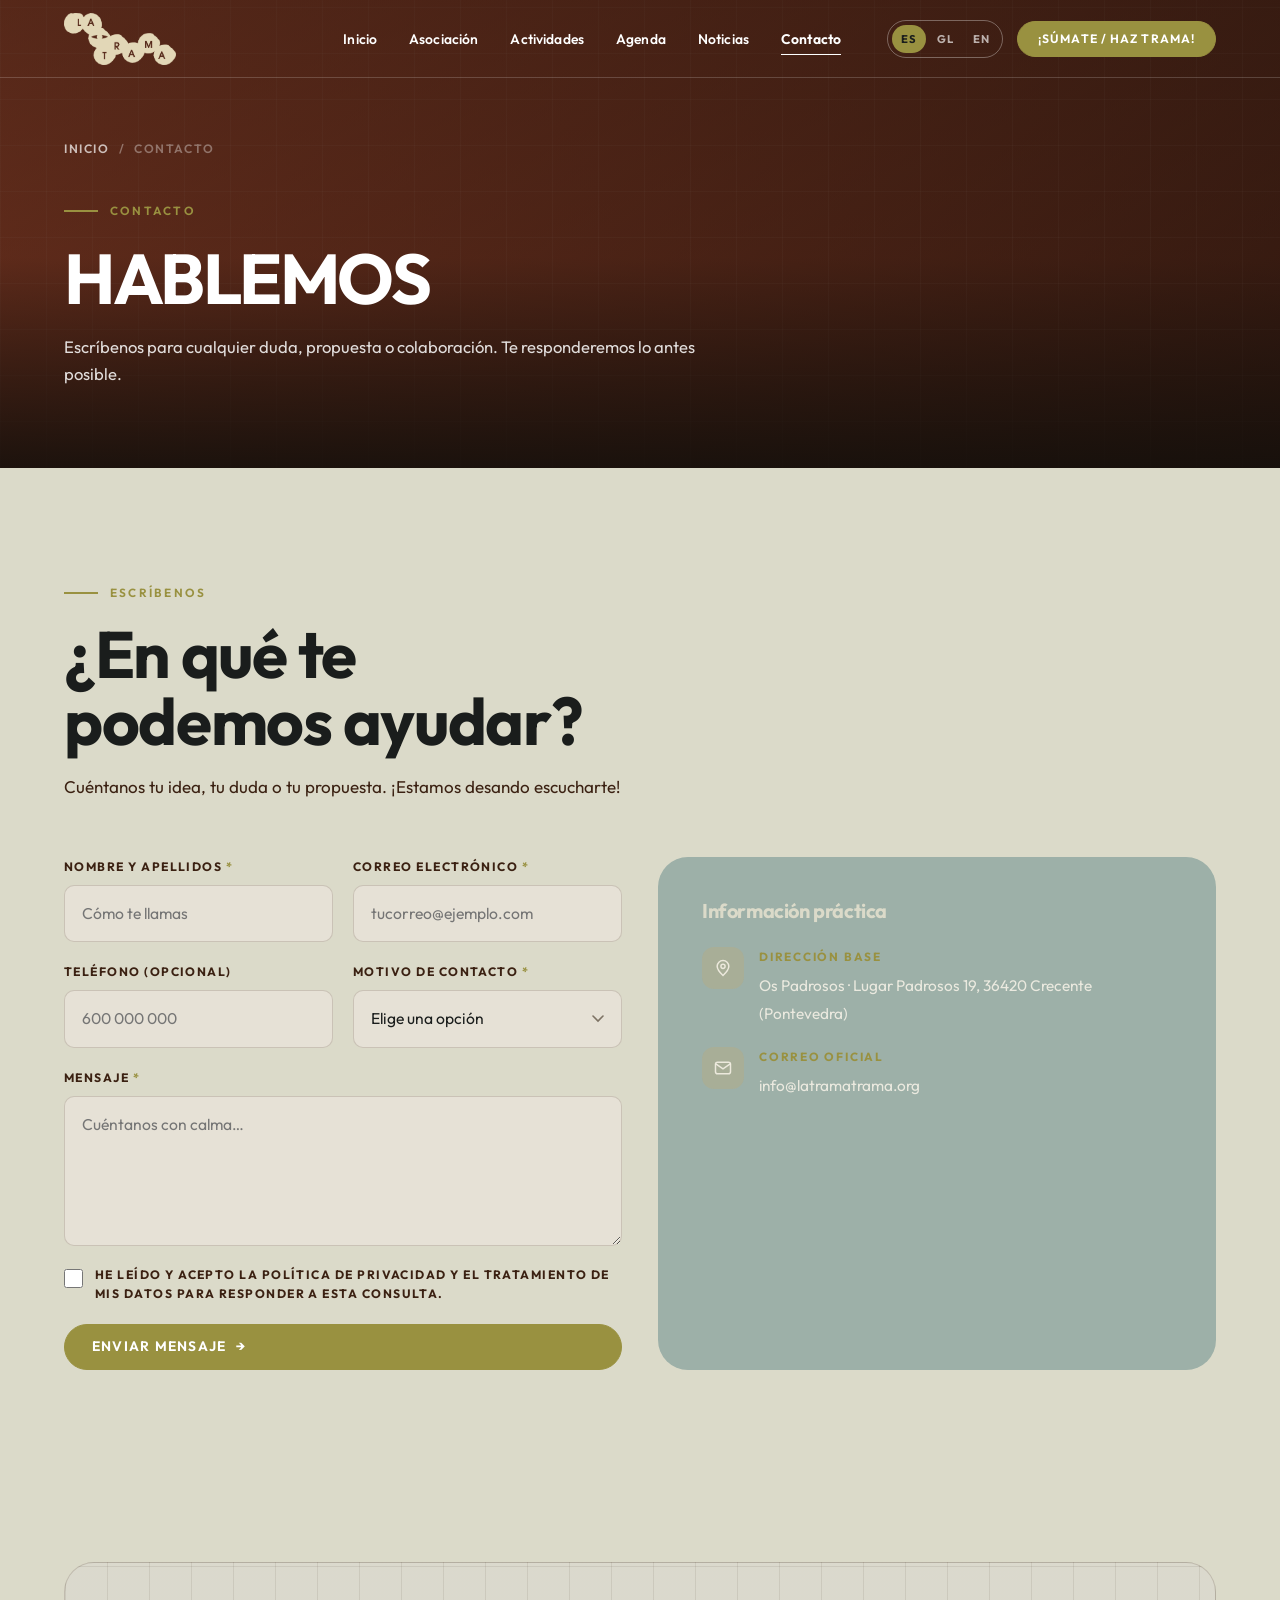
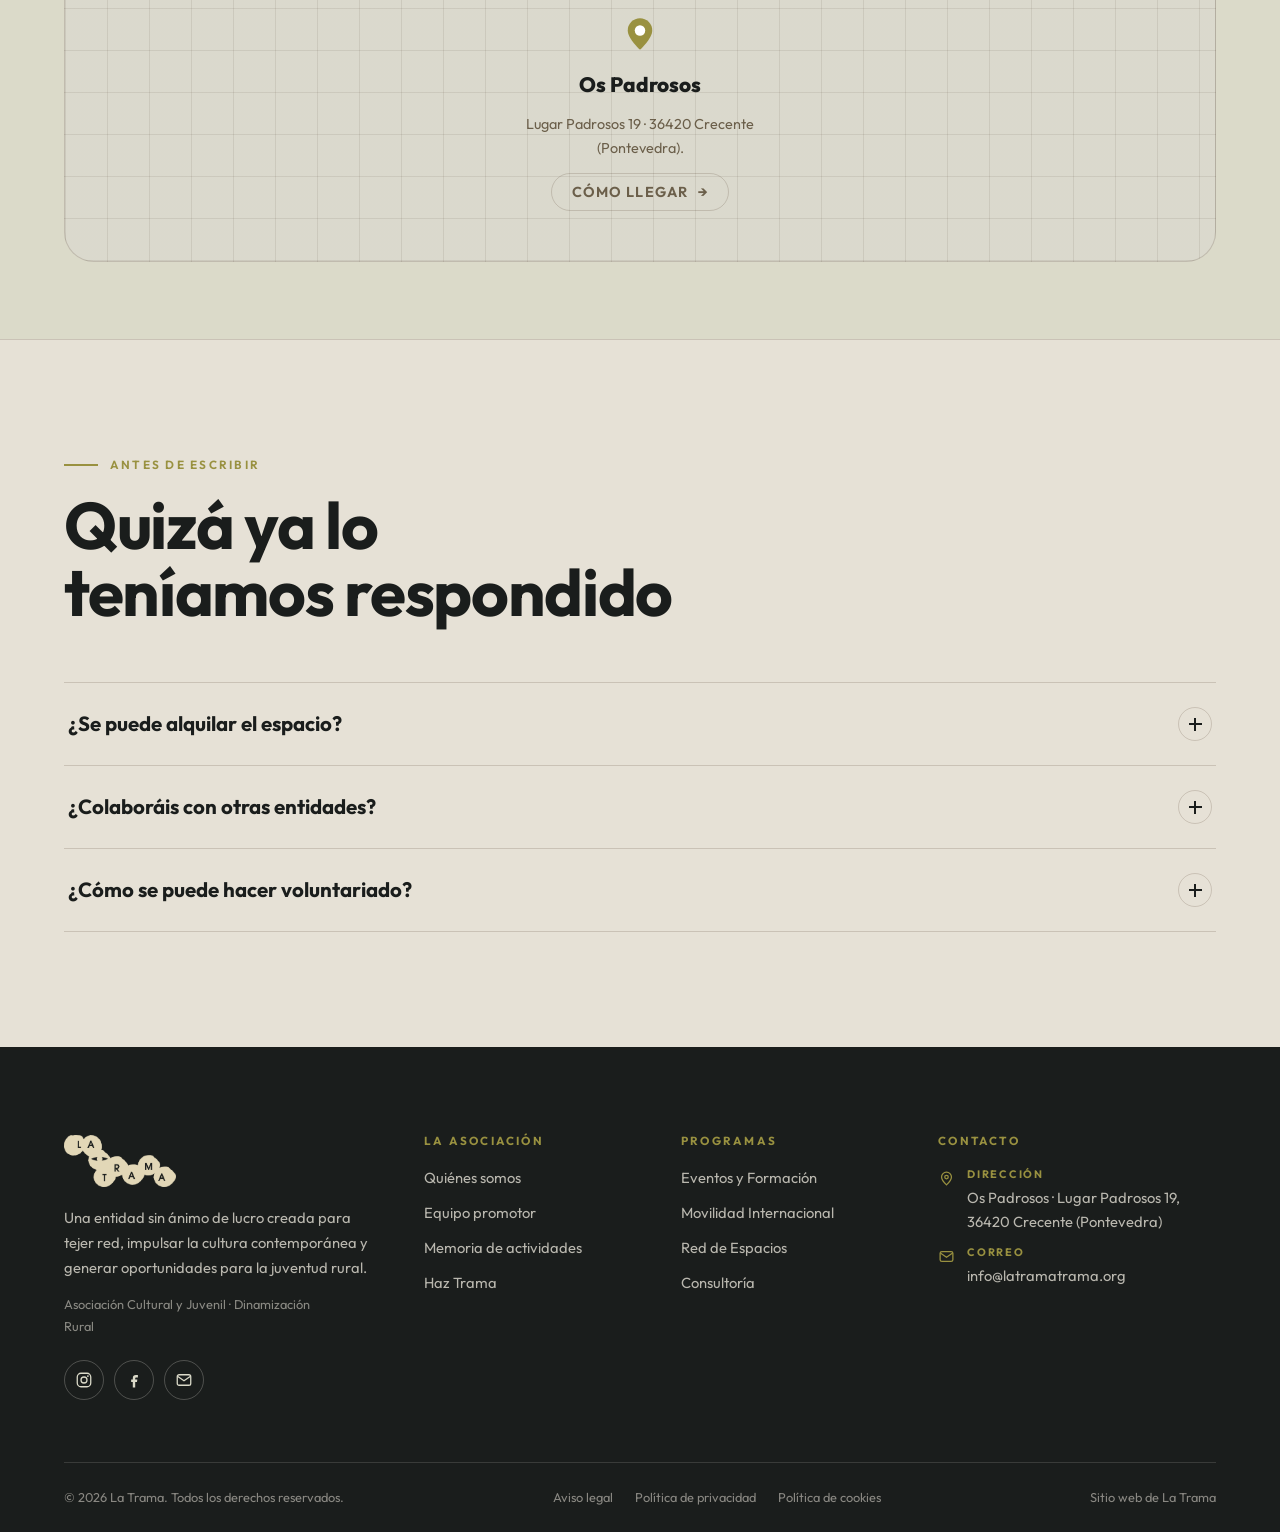
<file: contacto.html>
<!DOCTYPE html>
<html lang="es">
<head>
  <link rel="icon" href="assets/img/favicon.png" type="image/png">
  <link rel="shortcut icon" href="assets/img/favicon.png?v=202610301600">
  <link rel="apple-touch-icon" href="assets/img/favicon.png?v=202610301600">
  <link rel="icon" type="image/png" sizes="32x32" href="assets/img/favicon.png?v=202610301600">
  <link rel="icon" type="image/png" sizes="16x16" href="assets/img/favicon.png?v=202610301600">
<meta charset="utf-8">
<meta name="viewport" content="width=device-width, initial-scale=1">
<title data-i18n-title="meta.title">La Trama · Asociación Cultural y Juvenil y Espacio de Dinamización Rural</title>
<meta name="description" content="Contacta con La Trama: asociación cultural y juvenil y espacio de dinamización rural. Escríbenos, llámanos o visita el espacio." data-i18n-content="meta.desc.contact">
<meta name="theme-color" content="#973f1f">
<link rel="icon" href="data:image/svg+xml,%3Csvg xmlns='http://www.w3.org/2000/svg' viewBox='0 0 48 48'%3E%3Crect width='48' height='48' rx='12' fill='%23c4552e'/%3E%3Cg stroke='%23f7f2e8' stroke-width='3.4' stroke-linecap='round'%3E%3Cpath d='M14 9v30'/%3E%3Cpath d='M24 9v30'/%3E%3Cpath d='M34 9v30'/%3E%3C/g%3E%3Cg stroke='%23e0a33e' stroke-width='3.4' stroke-linecap='round'%3E%3Cpath d='M9 16h30'/%3E%3Cpath d='M9 32h30'/%3E%3Cpath d='M9 24h30'/%3E%3C/g%3E%3C/svg%3E">
<link rel="stylesheet" href="assets/css/style.css">
</head>
<body>

<a class="skip-link" href="#main" data-i18n="common.skip">Saltar al contenido</a>

<header class="site-header">
  <div class="header-inner">
    <a class="brand" href="index.html" aria-label="La Trama">
      <img class="brand__logo" src="assets/img/logo-latrama.png" alt="La Trama" width="112" height="52" loading="eager">
    </a>

    <nav class="nav" aria-label="Principal">
      <a class="nav__link" href="index.html" data-i18n="nav.home">Inicio</a>
      <a class="nav__link" href="asociacion.html" data-i18n="nav.assoc">Asociación</a>
      <a class="nav__link" href="actividades.html" data-i18n="nav.prog">Actividades</a>
      <a class="nav__link" href="agenda.html" data-i18n="nav.agenda">Agenda</a>
      <a class="nav__link" href="noticias.html" data-i18n="nav.news">Noticias</a>
      <a class="nav__link" href="contacto.html" aria-current="page" data-i18n="nav.contact">Contacto</a>
    </nav>

    <div class="header-actions">
      <div class="lang" role="group" aria-label="Idioma">
        <button class="lang__btn" type="button" data-lang-btn="es" aria-pressed="true">ES</button>
        <button class="lang__btn" type="button" data-lang-btn="gl" aria-pressed="false">GL</button>
        <button class="lang__btn" type="button" data-lang-btn="en" aria-pressed="false">EN</button>
      </div>
      <a class="btn btn--sm" href="contacto.html" data-i18n="nav.cta">Hazte socio/a</a>
      <button class="burger" type="button" aria-label="Menú" aria-controls="mobile-menu" aria-expanded="false" data-i18n-aria="nav.menu">
    
    
    </button>
    </div>
  </div>
</header>

<div class="mobile-menu" id="mobile-menu" aria-hidden="true">
  <a class="mobile-menu__link" href="index.html" style="--i:0"><span data-i18n="nav.home">Inicio</span><span class="n" data-i18n="nav.num01">01</span></a>
  <a class="mobile-menu__link" href="asociacion.html" style="--i:1"><span data-i18n="nav.assoc">Asociación</span><span class="n" data-i18n="nav.num02">02</span></a>
  <a class="mobile-menu__link" href="actividades.html" style="--i:2"><span data-i18n="nav.prog">Actividades</span><span class="n" data-i18n="nav.num03">03</span></a>
  <a class="mobile-menu__link" href="agenda.html" style="--i:3"><span data-i18n="nav.agenda">Agenda</span><span class="n" data-i18n="nav.num04">04</span></a>
  <a class="mobile-menu__link" href="noticias.html" style="--i:4"><span data-i18n="nav.news">Noticias</span><span class="n" data-i18n="nav.num05">05</span></a>
  <a class="mobile-menu__link" href="contacto.html" style="--i:5"><span data-i18n="nav.contact">Contacto</span><span class="n" data-i18n="nav.num06">06</span></a>
  <div class="mobile-menu__foot">
    <span data-i18n="nav.write">¿Hablamos? Escríbenos a info@latramatrama.org</span>
    <a class="btn btn--light btn--sm" href="contacto.html" data-i18n="nav.cta">Hazte socio/a</a>
  </div>
</div>

<main id="main">

  <section class="hero hero--page" style="--hero-a:#a8462a;--hero-b:#4a2013">
    <div class="hero__inner">
      <div class="hero__panel is-active">
        <nav class="breadcrumb" aria-label="migas">
          <a href="index.html" data-i18n="nav.home">Inicio</a><span aria-hidden="true">/</span><span data-i18n="nav.contact">Contacto</span>
        </nav>
        <span class="kicker kicker--light" data-i18n="contact.hero.kicker">Contacto</span>
        <h1 class="page-title" data-i18n="contact.hero.title">Hablemos</h1>
        <p class="page-intro" data-i18n="contact.hero.intro">Escríbenos, llámanos o pasa a tomar un café. Respondemos en menos de 48 horas laborables.</p>
      </div>
    </div>
  </section>

  <!-- Formulario + información -->
  <section class="section" id="contacto">
    <div class="container">
      <div class="section-head" data-reveal>
        <span class="kicker" data-i18n="contact.kicker">Escríbenos</span>
        <h2 class="h1" data-i18n="contact.title">¿En qué te podemos ayudar?</h2>
        <p data-i18n="contact.lead">Cuéntanos tu idea, tu duda o tu propuesta.</p>
      </div>

      <div class="grid-2" style="align-items:start" data-reveal-group>

        <form id="contact-form" class="form-grid" action="https://api.web3forms.com/submit" method="POST" novalidate data-reveal="left">
          <input type="hidden" name="access_key" value="a2bdfa5e-09b5-43b9-9fc0-c48a42760f68">
          <input type="hidden" name="subject" value="Nuevo mensaje desde latramatrama.org">
          <input type="hidden" name="from_name" value="La Trama Web">
          <input type="hidden" name="replyto" value="">
          <input type="checkbox" name="botcheck" class="hidden" style="display:none">
          <div class="field">
            <label for="f-name"><span data-i18n="contact.form.name">Nombre y apellidos</span> <span class="req" aria-hidden="true">*</span></label>
            <input id="f-name" name="name" type="text" autocomplete="name" required data-i18n-ph="contact.form.name.ph" placeholder="Cómo te llamas">
            <span class="field__error"></span>
          </div>

          <div class="field">
            <label for="f-email"><span data-i18n="contact.form.email">Correo electrónico</span> <span class="req" aria-hidden="true">*</span></label>
            <input id="f-email" name="email" type="email" autocomplete="email" required data-i18n-ph="contact.form.email.ph" placeholder="tucorreo@ejemplo.com">
            <span class="field__error"></span>
          </div>

          <div class="field">
            <label for="f-phone" data-i18n="contact.form.phone">Teléfono (opcional)</label>
            <input id="f-phone" name="phone" type="tel" autocomplete="tel" data-i18n-ph="contact.form.phone.ph" placeholder="600 000 000">
            <span class="field__error"></span>
          </div>

          <div class="field">
            <label for="f-subject"><span data-i18n="contact.form.subject">Motivo de contacto</span> <span class="req" aria-hidden="true">*</span></label>
            <select id="f-subject" name="subject" required>
              <option value="" selected disabled data-i18n="contact.form.subject.ph">Elige una opción</option>
              <option data-i18n="contact.form.s1">Quiero hacerme socio/a</option>
              <option data-i18n="contact.form.s2">Inscripción en una actividad</option>
              <option data-i18n="contact.form.s3">Proponer una actividad</option>
              <option data-i18n="contact.form.s4">Colaborar como voluntaria/o</option>
              <option data-i18n="contact.form.s5">Prensa y colaboraciones</option>
              <option data-i18n="contact.form.s6">Otro motivo</option>
            </select>
            <span class="field__error"></span>
          </div>

          <div class="field field--full">
            <label for="f-msg"><span data-i18n="contact.form.msg">Mensaje</span> <span class="req" aria-hidden="true">*</span></label>
            <textarea id="f-msg" name="message" required data-i18n-ph="contact.form.msg.ph" placeholder="Cuéntanos con calma…"></textarea>
            <span class="field__error"></span>
          </div>

          <div class="field checkbox-field field--full">
            <label class="checkbox">
              <input id="f-privacy" name="privacy" type="checkbox" required>
              <span data-i18n-html="contact.form.privacy">He leído y acepto la <a href="#">política de privacidad</a> y el tratamiento de mis datos para responder a esta consulta.</span>
            </label>
            <span class="field__error"></span>
          </div>

          <div class="field field--full">
            <button class="btn" type="submit" style="justify-self:start">
              <span data-i18n="contact.form.send">Enviar mensaje</span><span class="btn__arrow" aria-hidden="true">→</span>
            </button>
            <div class="form-status" data-form-status role="status" aria-live="polite"></div>
          </div>
        </form>

        <aside class="info-card" data-reveal="right">
          <h3 data-i18n="contact.info.title">Información práctica</h3>
          <ul class="info-list">
            <li>
              <span class="info-list__icon"><svg width="20" height="20" viewBox="0 0 24 24" fill="none" stroke="currentColor" stroke-width="1.8" aria-hidden="true"><path d="M12 21s7-6.3 7-11a7 7 0 1 0-14 0c0 4.7 7 11 7 11z"/><circle cx="12" cy="10" r="2.5"/></svg></span>
              <div>
                <b data-i18n="contact.info.address.b">Dirección</b>
                <span data-i18n="contact.info.address.v">Os Padrosos · Lugar Padrosos 19, 36420 Crecente (Pontevedra)</span>
              </div>
            </li>
            <li>
              <span class="info-list__icon"><svg width="20" height="20" viewBox="0 0 24 24" fill="none" stroke="currentColor" stroke-width="1.8" aria-hidden="true"><rect x="3" y="5" width="18" height="14" rx="2.5"/><path d="m3.8 7.4 8.2 5.6 8.2-5.6" stroke-linecap="round"/></svg></span>
              <div>
                <b data-i18n="contact.info.email.b">Correo</b>
                <span><a href="mailto:info@latramatrama.org">info@latramatrama.org</a></span>
              </div>
            </li>
          </ul>

        </aside>

      </div>
    </div>
  </section>

  <!-- Ubicación -->
  <section class="section section--tight" id="ubicacion">
    <div class="container">
      <div class="map-box" data-reveal="zoom">
        <div class="map-box__pin">
          <svg width="42" height="42" viewBox="0 0 24 24" fill="var(--terra)" aria-hidden="true"><path d="M12 21s7-6.3 7-11a7 7 0 1 0-14 0c0 4.7 7 11 7 11z"/><circle cx="12" cy="10" r="3" fill="#fff"/></svg>
          <b data-i18n="contact.map.title">Os Padrosos</b>
          <span data-i18n="contact.map.text">Lugar Padrosos 19 · 36420 Crecente (Pontevedra)</span>
          <a class="btn btn--sm btn--ghost" href="https://www.google.com/maps/place/Os+Padrosos/@42.1985489,-8.2199314,242m/data=!3m1!1e3!4m6!3m5!1s0xd2561606c8985c9:0x145e94b686c6fa14!8m2!3d42.1984059!4d-8.2197685!16s%2Fg%2F11sb4_c7tl?entry=ttu&g_ep=EgoyMDI2MTAyNy4wIKXMDSoASAFQAw%3D%3D" target="_blank" rel="noopener">
            <span data-i18n="contact.map.btn">Cómo llegar</span><span class="btn__arrow" aria-hidden="true">→</span>
          </a>
        </div>
      </div>
    </div>
  </section>

  <!-- FAQ -->
  <section class="section section--paper section--ruled" id="preguntas">
    <div class="container">
      <div class="section-head" data-reveal>
        <span class="kicker" data-i18n="contact.faq.kicker">Antes de escribir</span>
        <h2 class="h1" data-i18n="contact.faq.title">Quizá ya lo teníamos respondido</h2>
      </div>

      <div class="accordion" data-accordion>
        <div class="acc-item">
          <button class="acc-btn" type="button" aria-expanded="false" aria-controls="cq1">
            <span data-i18n="contact.faq.q1.q">¿Se puede alquilar el espacio?</span>
            <span class="acc-btn__icon" aria-hidden="true"></span>
          </button>
          <div class="acc-panel" id="cq1">
            <div class="acc-panel__inner" data-i18n="contact.faq.q1.a">Sí, para entidades vecinales, culturales y educativas del territorio.</div>
          </div>
        </div>
        <div class="acc-item">
          <button class="acc-btn" type="button" aria-expanded="false" aria-controls="cq2">
            <span data-i18n="contact.faq.q2.q">¿Colaboráis con otras entidades?</span>
            <span class="acc-btn__icon" aria-hidden="true"></span>
          </button>
          <div class="acc-panel" id="cq2">
            <div class="acc-panel__inner" data-i18n="contact.faq.q2.a">Muchísimo: escuelas, ayuntamientos y asociaciones del entorno. La fórmula habitual es coproducción.</div>
          </div>
        </div>
        <div class="acc-item">
          <button class="acc-btn" type="button" aria-expanded="false" aria-controls="cq3">
            <span data-i18n="contact.faq.q3.q">¿Cómo se puede hacer voluntariado?</span>
            <span class="acc-btn__icon" aria-hidden="true"></span>
          </button>
          <div class="acc-panel" id="cq3">
            <div class="acc-panel__inner" data-i18n="contact.faq.q3.a">Indícalo en el formulario. El primer sábado de cada mes hacemos la reunión de bienvenida y se elige el área.</div>
          </div>
        </div>
      </div>
    </div>
  </section>

</main>

<footer class="site-footer">
  <div class="container">
    <div class="footer-grid">
      <div class="footer-brand">
        <a class="brand" href="index.html" aria-label="La Trama">
      <img class="brand__logo" src="assets/img/logo-latrama.png" alt="La Trama" width="112" height="52" loading="eager">
    </a>
        <p data-i18n="footer.about">Un espacio gestionado por vecinas y vecinos.</p>
        <p style="margin-top:14px;font-size:.8rem;opacity:.7" data-i18n="footer.tagline">Asociación Cultural y Juvenil · Espacio de Dinamización Rural</p>

        <div class="socials">
          <a href="#" aria-label="Instagram"><svg width="18" height="18" viewBox="0 0 24 24" fill="none" stroke="currentColor" stroke-width="1.7" aria-hidden="true"><rect x="3" y="3" width="18" height="18" rx="5"/><circle cx="12" cy="12" r="4"/><circle cx="17.2" cy="6.8" r="1.2" fill="currentColor" stroke="none"/></svg></a>
          <a href="#" aria-label="Facebook"><svg width="18" height="18" viewBox="0 0 24 24" fill="currentColor" aria-hidden="true"><path d="M14.6 8.6h2.6V5.4h-2.6A4.2 4.2 0 0 0 10.4 9.6v1.8H8.2v3.2h2.2V22h3.2v-7.4h2.4l.4-3.2h-2.8V9.8c0-.7.4-1.2 1-1.2z"/></svg></a>
          <a href="#" aria-label="Correo"><svg width="18" height="18" viewBox="0 0 24 24" fill="none" stroke="currentColor" stroke-width="1.7" aria-hidden="true"><rect x="3" y="5" width="18" height="14" rx="2.5"/><path d="m3.8 7.4 8.2 5.6 8.2-5.6" stroke-linecap="round"/></svg></a>
        </div>
      </div>

      <div class="footer-col">
        <h4 data-i18n="footer.assoc">La asociación</h4>
        <ul>
          <li><a href="asociacion.html" data-i18n="footer.l1">Quiénes somos</a></li>
          <li><a href="asociacion.html#equipo" data-i18n="footer.l2">Equipo y junta</a></li>
          <li><a href="noticias.html" data-i18n="footer.l3">Memoria de actividades</a></li>
          <li><a href="contacto.html" data-i18n="footer.l4">Hazte socio/a</a></li>
        </ul>
      </div>

      <div class="footer-col">
        <h4 data-i18n="footer.prog">Programas</h4>
        <ul>
          <li><a href="actividades.html" data-i18n="footer.p1">Cultura</a></li>
          <li><a href="actividades.html" data-i18n="footer.p2">Juventud</a></li>
          <li><a href="actividades.html" data-i18n="footer.p3">Dinamización rural</a></li>
          <li><a href="actividades.html" data-i18n="footer.p4">Formación</a></li>
        </ul>
      </div>

      <div class="footer-col footer-contact">
        <h4 data-i18n="footer.contact">Contacto</h4>
        <ul>
          <li><svg width="17" height="17" viewBox="0 0 24 24" fill="none" stroke="currentColor" stroke-width="1.8" aria-hidden="true"><path d="M12 21s7-6.3 7-11a7 7 0 1 0-14 0c0 4.7 7 11 7 11z"/><circle cx="12" cy="10" r="2.5"/></svg><span><b data-i18n="footer.address.label">Dirección</b><span data-i18n="footer.address.value">Os Padrosos · Lugar Padrosos 19, 36420 Crecente (Pontevedra)</span></span></li>
          <li><svg width="17" height="17" viewBox="0 0 24 24" fill="none" stroke="currentColor" stroke-width="1.8" aria-hidden="true"><rect x="3" y="5" width="18" height="14" rx="2.5"/><path d="m3.8 7.4 8.2 5.6 8.2-5.6" stroke-linecap="round"/></svg><span><b data-i18n="footer.email.label">Correo</b><a href="mailto:info@latramatrama.org">info@latramatrama.org</a></span></li>
        </ul>
      </div>
    </div>

    <div class="footer-bottom">
      <span data-i18n="footer.rights">© 2026 La Trama. Todos los derechos reservados.</span>
      <ul>
        <li><a href="#" data-i18n="footer.g1">Aviso legal</a></li>
        <li><a href="#" data-i18n="footer.g2">Política de privacidad</a></li>
        <li><a href="#" data-i18n="footer.g3">Política de cookies</a></li>
      </ul>
      <span data-i18n="footer.made">Sitio web de La Trama</span>
    </div>
  </div>
</footer>

<script src="assets/js/i18n.js"></script>
<script src="assets/js/main.js"></script>
</body>
</html>
</file>
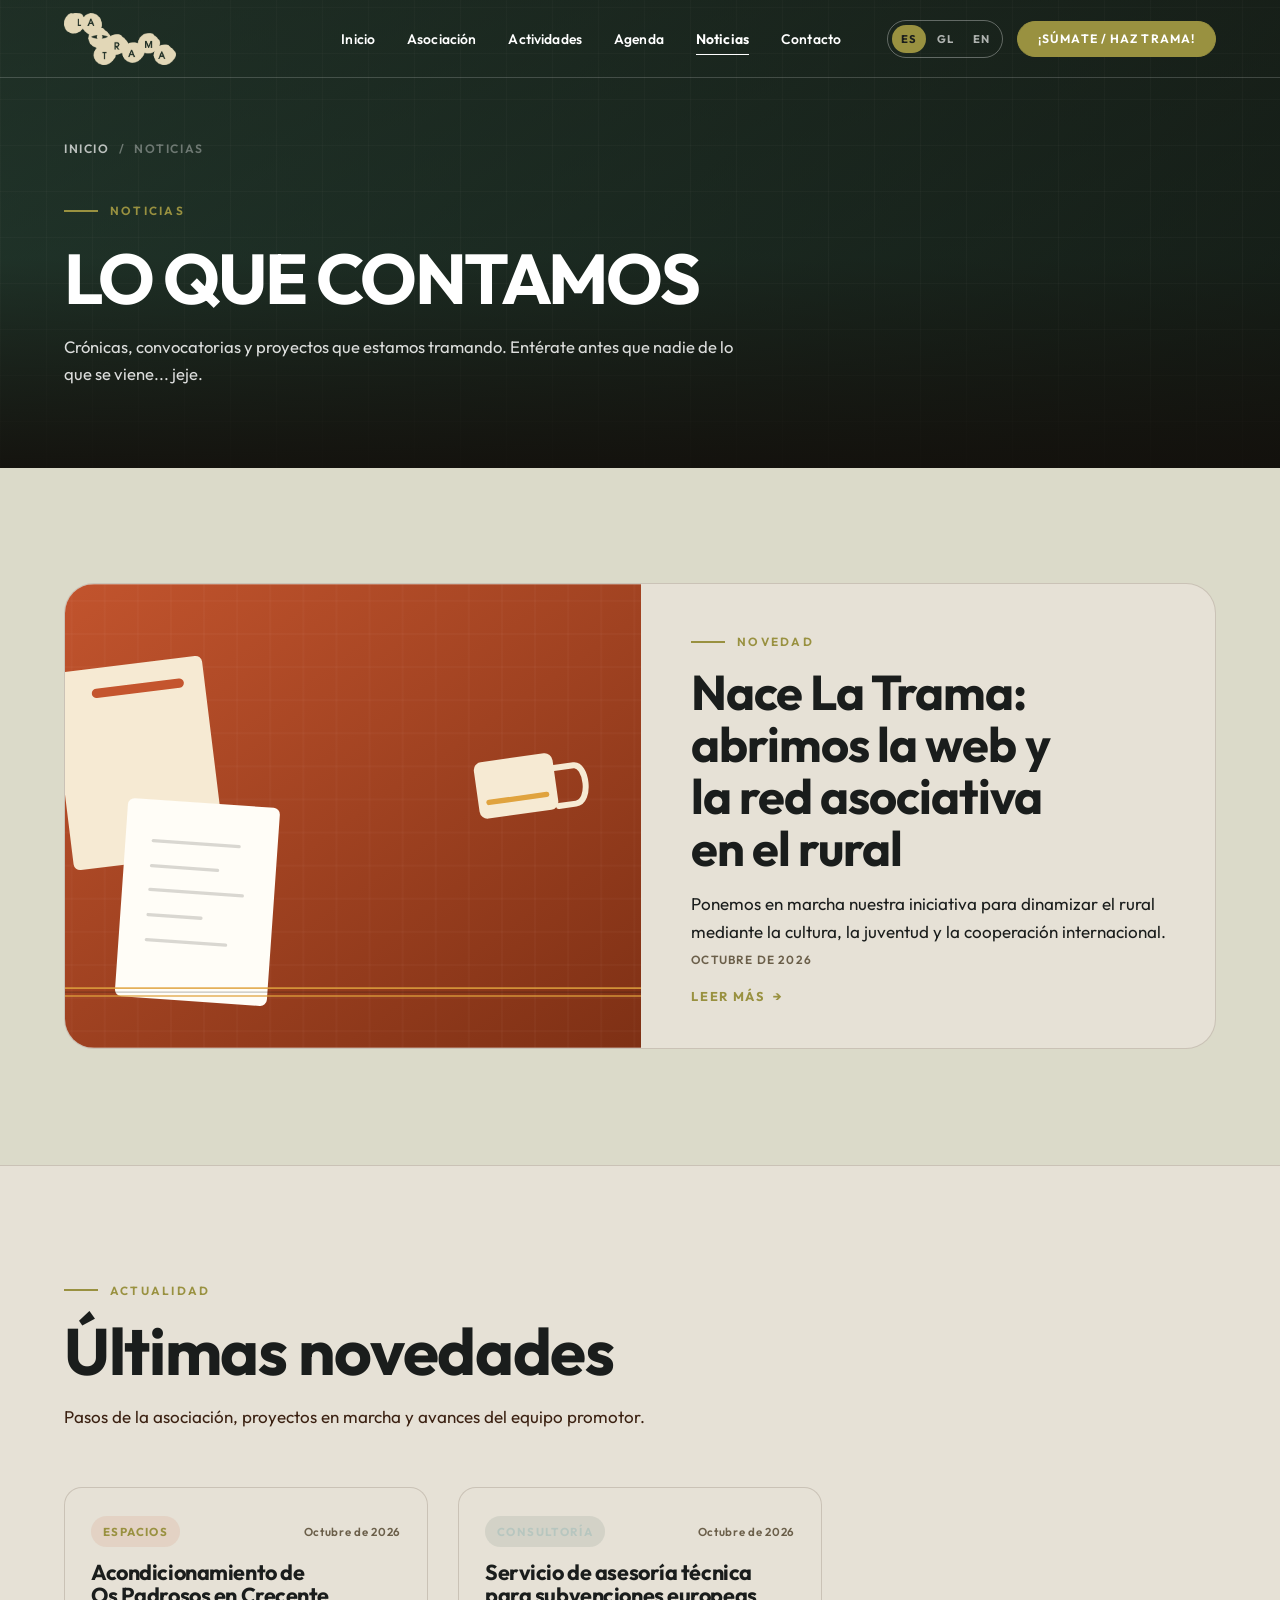
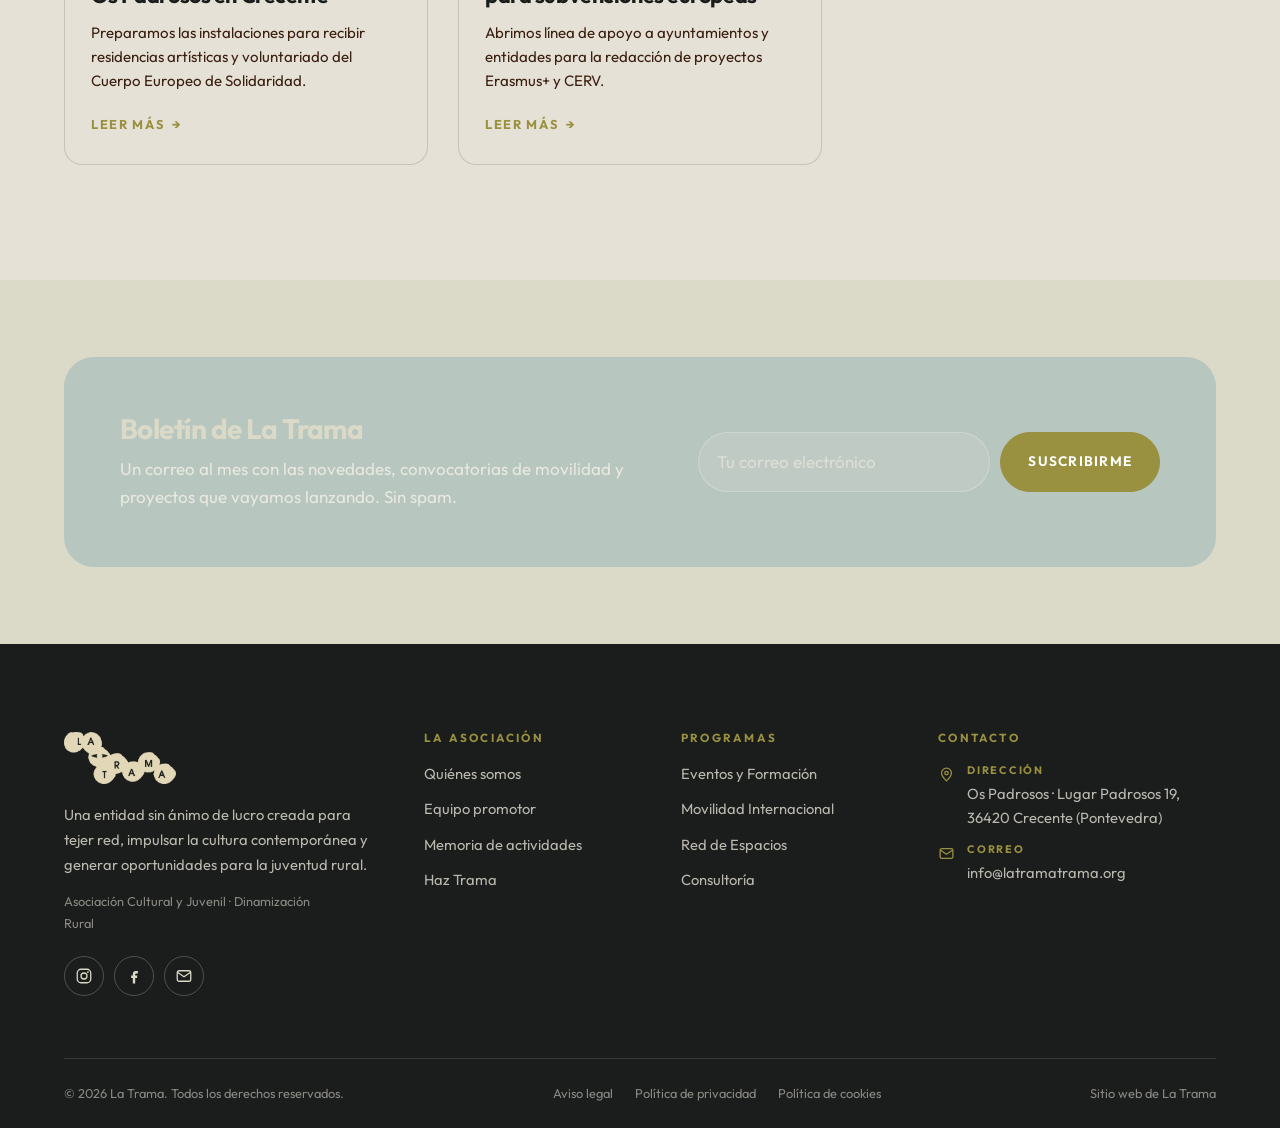
<file: noticias.html>
<!DOCTYPE html>
<html lang="es">
<head>
  <link rel="icon" href="assets/img/favicon.png" type="image/png">
  <link rel="shortcut icon" href="assets/img/favicon.png?v=202610301600">
  <link rel="apple-touch-icon" href="assets/img/favicon.png?v=202610301600">
  <link rel="icon" type="image/png" sizes="32x32" href="assets/img/favicon.png?v=202610301600">
  <link rel="icon" type="image/png" sizes="16x16" href="assets/img/favicon.png?v=202610301600">
<meta charset="utf-8">
<meta name="viewport" content="width=device-width, initial-scale=1">
<title data-i18n-title="meta.title">La Trama · Asociación Cultural y Juvenil y Espacio de Dinamización Rural</title>
<meta name="description" content="Noticias de La Trama: convocatorias, crónicas y memoria de la asociación cultural y juvenil del rural." data-i18n-content="meta.desc.news">
<meta name="theme-color" content="#2c5545">
<link rel="icon" href="data:image/svg+xml,%3Csvg xmlns='http://www.w3.org/2000/svg' viewBox='0 0 48 48'%3E%3Crect width='48' height='48' rx='12' fill='%23c4552e'/%3E%3Cg stroke='%23f7f2e8' stroke-width='3.4' stroke-linecap='round'%3E%3Cpath d='M14 9v30'/%3E%3Cpath d='M24 9v30'/%3E%3Cpath d='M34 9v30'/%3E%3C/g%3E%3Cg stroke='%23e0a33e' stroke-width='3.4' stroke-linecap='round'%3E%3Cpath d='M9 16h30'/%3E%3Cpath d='M9 32h30'/%3E%3Cpath d='M9 24h30'/%3E%3C/g%3E%3C/svg%3E">
<link rel="stylesheet" href="assets/css/style.css">
</head>
<body>

<a class="skip-link" href="#main" data-i18n="common.skip">Saltar al contenido</a>

<header class="site-header">
  <div class="header-inner">
    <a class="brand" href="index.html" aria-label="La Trama">
      <img class="brand__logo" src="assets/img/logo-latrama.png" alt="La Trama" width="112" height="52" loading="eager">
    </a>

    <nav class="nav" aria-label="Principal">
      <a class="nav__link" href="index.html" data-i18n="nav.home">Inicio</a>
      <a class="nav__link" href="asociacion.html" data-i18n="nav.assoc">Asociación</a>
      <a class="nav__link" href="actividades.html" data-i18n="nav.prog">Actividades</a>
      <a class="nav__link" href="agenda.html" data-i18n="nav.agenda">Agenda</a>
      <a class="nav__link" href="noticias.html" aria-current="page" data-i18n="nav.news">Noticias</a>
      <a class="nav__link" href="contacto.html" data-i18n="nav.contact">Contacto</a>
    </nav>

    <div class="header-actions">
      <div class="lang" role="group" aria-label="Idioma">
        <button class="lang__btn" type="button" data-lang-btn="es" aria-pressed="true">ES</button>
        <button class="lang__btn" type="button" data-lang-btn="gl" aria-pressed="false">GL</button>
        <button class="lang__btn" type="button" data-lang-btn="en" aria-pressed="false">EN</button>
      </div>
      <a class="btn btn--sm" href="contacto.html" data-i18n="nav.cta">Hazte socio/a</a>
      <button class="burger" type="button" aria-label="Menú" aria-controls="mobile-menu" aria-expanded="false" data-i18n-aria="nav.menu">
    
    
    </button>
    </div>
  </div>
</header>

<div class="mobile-menu" id="mobile-menu" aria-hidden="true">
  <a class="mobile-menu__link" href="index.html" style="--i:0"><span data-i18n="nav.home">Inicio</span><span class="n" data-i18n="nav.num01">01</span></a>
  <a class="mobile-menu__link" href="asociacion.html" style="--i:1"><span data-i18n="nav.assoc">Asociación</span><span class="n" data-i18n="nav.num02">02</span></a>
  <a class="mobile-menu__link" href="actividades.html" style="--i:2"><span data-i18n="nav.prog">Actividades</span><span class="n" data-i18n="nav.num03">03</span></a>
  <a class="mobile-menu__link" href="agenda.html" style="--i:3"><span data-i18n="nav.agenda">Agenda</span><span class="n" data-i18n="nav.num04">04</span></a>
  <a class="mobile-menu__link" href="noticias.html" style="--i:4"><span data-i18n="nav.news">Noticias</span><span class="n" data-i18n="nav.num05">05</span></a>
  <a class="mobile-menu__link" href="contacto.html" style="--i:5"><span data-i18n="nav.contact">Contacto</span><span class="n" data-i18n="nav.num06">06</span></a>
  <div class="mobile-menu__foot">
    <span data-i18n="nav.write">¿Hablamos? Escríbenos a info@latramatrama.org</span>
    <a class="btn btn--light btn--sm" href="contacto.html" data-i18n="nav.cta">Hazte socio/a</a>
  </div>
</div>

<main id="main">

  <section class="hero hero--page" style="--hero-a:#2c5545;--hero-b:#16271f">
    <div class="hero__inner">
      <div class="hero__panel is-active">
        <nav class="breadcrumb" aria-label="migas">
          <a href="index.html" data-i18n="nav.home">Inicio</a><span aria-hidden="true">/</span><span data-i18n="nav.news">Noticias</span>
        </nav>
        <span class="kicker kicker--light" data-i18n="news.hero.kicker">Noticias</span>
        <h1 class="page-title" data-i18n="news.hero.title">Lo que contamos</h1>
        <p class="page-intro" data-i18n="news.hero.intro">Crónicas, convocatorias y memoria de todo lo que pasa en el espacio.</p>
      </div>
    </div>
  </section>

  <!-- Destacada -->
  <section class="section">
    <div class="container">
      <a class="feature-post" href="#" data-reveal="zoom">
        <div class="feature-post__media">
          <img src="assets/img/news-featured.svg" alt="" width="1000" height="700" loading="lazy">
        </div>
        <div class="feature-post__body">
          <span class="kicker" data-i18n="news.feat.tag">Destacado</span>
          <h2 class="h2" data-i18n="news.feat.title">La Trama abre el plazo de socios para 2026</h2>
          <p data-i18n="news.feat.text">La asamblea de septiembre aprobó el plan anual: más talleres de oficios y la primera escuela de voluntariado del territorio.</p>
          <span class="media-card__meta" style="margin-top:4px"><span data-i18n="news.feat.date">28 de septiembre de 2026</span></span>
          <span class="link-arrow" style="margin-top:16px"><span data-i18n="news.feat.read">Leer la noticia</span><span aria-hidden="true">→</span></span>
        </div>
      </a>
    </div>
  </section>

  <!-- Lista de noticias -->
  <section class="section section--paper section--ruled" id="ultimas">
    <div class="container">
      <div class="section-head" data-reveal>
        <span class="kicker" data-i18n="news.kicker">Actualidad</span>
        <h2 class="h1" data-i18n="news.title">Últimas publicaciones</h2>
        <p data-i18n="news.lead">Convocatorias, memorias y crónicas de lo que hacemos.</p>
      </div>

      <div class="grid-3" data-reveal-group>

        <article class="post-card" data-reveal>
          <div class="post-card__top">
            <span class="post-card__cat" data-i18n="news.n1.tag">Convocatoria</span>
            <span class="post-card__date" data-i18n="news.n1.date">20 septiembre 2026</span>
          </div>
          <h3 data-i18n="news.n1.title">Abierta la inscripción para la Escola de Inverno</h3>
          <p data-i18n="news.n1.text">Seis jornadas de talleres para niñas y niños de 6 a 13 años durante las vacaciones.</p>
          <a class="link-arrow" href="#"><span data-i18n="common.more">Leer más</span><span aria-hidden="true">→</span></a>
        </article>

        <article class="post-card" data-reveal>
          <div class="post-card__top">
            <span class="post-card__cat" data-i18n="news.n2.tag">Crónica</span>
            <span class="post-card__date" data-i18n="news.n2.date">8 septiembre 2026</span>
          </div>
          <h3 data-i18n="news.n2.title">El Festín da Trama reunió a 2.400 personas en tres días</h3>
          <p data-i18n="news.n2.text">Balance de la undiciama edición del festival, con cartel local y más de 60 voluntarias.</p>
          <a class="link-arrow" href="#"><span data-i18n="common.more">Leer más</span><span aria-hidden="true">→</span></a>
        </article>





      </div>
    </div>
  </section>

  <!-- Boletín -->
  <section class="section section--tight" id="boletin">
    <div class="container">
      <form class="newsletter" action="https://api.web3forms.com/submit" method="POST" data-newsletter data-reveal="zoom">
        <input type="hidden" name="access_key" value="a2bdfa5e-09b5-43b9-9fc0-c48a42760f68">
        <input type="hidden" name="subject" value="Nueva suscripción al boletín - La Trama">
        <input type="hidden" name="from_name" value="La Trama Web">
        <input type="checkbox" name="botcheck" class="hidden" style="display:none">
        <div>
          <h3 class="h3" data-i18n="news.nl.title">Boletín de La Trama</h3>
          <p data-i18n="news.nl.text">Un correo al mes con la agenda, las convocatorias y poco más. Sin ruido.</p>
        </div>
        <div class="newsletter__form">
          <label class="sr-only" for="nl-email" data-i18n="news.nl.ph">Tu correo electrónico</label>
          <input id="nl-email" name="email" type="email" required data-i18n-ph="news.nl.ph" placeholder="Tu correo electrónico" aria-label="Email">
          <button class="btn" type="submit" data-i18n="news.nl.btn">Suscribirme</button>
        </div>
      </form>
      <p data-newsletter-note style="display:none;margin-top:14px;text-align:center;color:var(--forest);font-weight:550"></p>
    </div>
  </section>

</main>

<footer class="site-footer">
  <div class="container">
    <div class="footer-grid">
      <div class="footer-brand">
        <a class="brand" href="index.html" aria-label="La Trama">
      <img class="brand__logo" src="assets/img/logo-latrama.png" alt="La Trama" width="112" height="52" loading="eager">
    </a>
        <p data-i18n="footer.about">Un espacio gestionado por vecinas y vecinos.</p>
        <p style="margin-top:14px;font-size:.8rem;opacity:.7" data-i18n="footer.tagline">Asociación Cultural y Juvenil · Espacio de Dinamización Rural</p>

        <div class="socials">
          <a href="#" aria-label="Instagram"><svg width="18" height="18" viewBox="0 0 24 24" fill="none" stroke="currentColor" stroke-width="1.7" aria-hidden="true"><rect x="3" y="3" width="18" height="18" rx="5"/><circle cx="12" cy="12" r="4"/><circle cx="17.2" cy="6.8" r="1.2" fill="currentColor" stroke="none"/></svg></a>
          <a href="#" aria-label="Facebook"><svg width="18" height="18" viewBox="0 0 24 24" fill="currentColor" aria-hidden="true"><path d="M14.6 8.6h2.6V5.4h-2.6A4.2 4.2 0 0 0 10.4 9.6v1.8H8.2v3.2h2.2V22h3.2v-7.4h2.4l.4-3.2h-2.8V9.8c0-.7.4-1.2 1-1.2z"/></svg></a>
          <a href="#" aria-label="Correo"><svg width="18" height="18" viewBox="0 0 24 24" fill="none" stroke="currentColor" stroke-width="1.7" aria-hidden="true"><rect x="3" y="5" width="18" height="14" rx="2.5"/><path d="m3.8 7.4 8.2 5.6 8.2-5.6" stroke-linecap="round"/></svg></a>
        </div>
      </div>

      <div class="footer-col">
        <h4 data-i18n="footer.assoc">La asociación</h4>
        <ul>
          <li><a href="asociacion.html" data-i18n="footer.l1">Quiénes somos</a></li>
          <li><a href="asociacion.html#equipo" data-i18n="footer.l2">Equipo y junta</a></li>
          <li><a href="noticias.html" data-i18n="footer.l3">Memoria de actividades</a></li>
          <li><a href="contacto.html" data-i18n="footer.l4">Hazte socio/a</a></li>
        </ul>
      </div>

      <div class="footer-col">
        <h4 data-i18n="footer.prog">Programas</h4>
        <ul>
          <li><a href="actividades.html" data-i18n="footer.p1">Cultura</a></li>
          <li><a href="actividades.html" data-i18n="footer.p2">Juventud</a></li>
          <li><a href="actividades.html" data-i18n="footer.p3">Dinamización rural</a></li>
          <li><a href="actividades.html" data-i18n="footer.p4">Formación</a></li>
        </ul>
      </div>

      <div class="footer-col footer-contact">
        <h4 data-i18n="footer.contact">Contacto</h4>
        <ul>
          <li><svg width="17" height="17" viewBox="0 0 24 24" fill="none" stroke="currentColor" stroke-width="1.8" aria-hidden="true"><path d="M12 21s7-6.3 7-11a7 7 0 1 0-14 0c0 4.7 7 11 7 11z"/><circle cx="12" cy="10" r="2.5"/></svg><span><b data-i18n="footer.address.label">Dirección</b><span data-i18n="footer.address.value">Os Padrosos · Lugar Padrosos 19, 36420 Crecente (Pontevedra)</span></span></li>
          <li><svg width="17" height="17" viewBox="0 0 24 24" fill="none" stroke="currentColor" stroke-width="1.8" aria-hidden="true"><rect x="3" y="5" width="18" height="14" rx="2.5"/><path d="m3.8 7.4 8.2 5.6 8.2-5.6" stroke-linecap="round"/></svg><span><b data-i18n="footer.email.label">Correo</b><a href="mailto:info@latramatrama.org">info@latramatrama.org</a></span></li>
        </ul>
      </div>
    </div>

    <div class="footer-bottom">
      <span data-i18n="footer.rights">© 2026 La Trama. Todos los derechos reservados.</span>
      <ul>
        <li><a href="#" data-i18n="footer.g1">Aviso legal</a></li>
        <li><a href="#" data-i18n="footer.g2">Política de privacidad</a></li>
        <li><a href="#" data-i18n="footer.g3">Política de cookies</a></li>
      </ul>
      <span data-i18n="footer.made">Sitio web de La Trama</span>
    </div>
  </div>
</footer>

<script src="assets/js/i18n.js"></script>
<script src="assets/js/main.js"></script>
</body>
</html>
</file>
<file: assets/css/style.css>
/* Outfit (Identitat La Trama) */
@font-face {
  font-family: "Outfit";
  src: url("../fonts/outfit/Outfit-VariableFont_wght.ttf") format("truetype-variations");
  font-weight: 100 900;
  font-style: normal;
  font-display: swap;
}
@font-face {
  font-family: "Outfit";
  src: url("../fonts/outfit/Outfit-Regular.ttf") format("truetype");
  font-weight: 400;
  font-style: normal;
  font-display: swap;
}
@font-face {
  font-family: "Outfit";
  src: url("../fonts/outfit/Outfit-Medium.ttf") format("truetype");
  font-weight: 500;
  font-style: normal;
  font-display: swap;
}
@font-face {
  font-family: "Outfit";
  src: url("../fonts/outfit/Outfit-SemiBold.ttf") format("truetype");
  font-weight: 600;
  font-style: normal;
  font-display: swap;
}
@font-face {
  font-family: "Outfit";
  src: url("../fonts/outfit/Outfit-Bold.ttf") format("truetype");
  font-weight: 700;
  font-style: normal;
  font-display: swap;
}

/* Les Flos / Quaky - només per a títols */
@font-face {
  font-family: "Quaky";
  src: url("../fonts/Quaky.ttf") format("truetype");
  font-weight: 400 700;
  font-style: normal;
  font-display: swap;
}


/*
   LA TRAMA · Asociación Cultural y Juvenil / Espacio de Dinamización Rural
   Sistema de diseño — hoja de estilos principal
   ========================================================================== */

/* --------------------------------------------------------------------------
   1. Tokens
   -------------------------------------------------------------------------- */
:root {
  /* Color */
  --ink: #1A1D1C;
  --ink-2: #3B2112;
  --ink-3: #6b5f4a;
  --cream: #DBDAC9;
  --cream-2: #d3d1be;
  --paper: #e6e1d6;
  --terra: #999140;
  --terra-dk: #7f7636;
  --forest: #B7C6BF;
  --forest-dk: #9db0a8;
  --ochre: #999140;
  --clay: #b9b5a3;
  --line: rgba(59, 33, 18, 0.16);
  --line-soft: rgba(59, 33, 18, 0.09);

  /* Sombras */
  --sh-1: 0 1px 2px rgba(23, 19, 14, 0.05), 0 10px 30px rgba(23, 19, 14, 0.06);
  --sh-2: 0 24px 70px rgba(23, 19, 14, 0.16);
  --sh-inset: inset 0 0 0 1px var(--line);

  /* Radios */
  --r-xs: 6px;
  --r-sm: 10px;
  --r: 18px;
  --r-lg: 30px;
  --r-pill: 999px;

  /* Tipografía */
  --font-display: "Outfit", -apple-system, BlinkMacSystemFont, "Segoe UI", Roboto, Helvetica, Arial, sans-serif;
  --font-sans: "Outfit", -apple-system, BlinkMacSystemFont, "Segoe UI", Roboto, Helvetica, Arial, sans-serif;

  /* Medidas */
  --maxw: 1240px;
  --maxw-narrow: 860px;
  --gutter: clamp(20px, 4vw, 44px);
  --header-h: 78px;

  /* Motion */
  --ease: cubic-bezier(0.22, 0.61, 0.36, 1);
  --ease-out: cubic-bezier(0.16, 1, 0.3, 1);
  --dur: 0.5s;
}

/* --------------------------------------------------------------------------
   2. Reset y base
   -------------------------------------------------------------------------- */
*,
*::before,
*::after { box-sizing: border-box; }

* { margin: 0; }

html {
  -webkit-text-size-adjust: 100%;
  scroll-behavior: smooth;
}

body {
  font-family: var(--font-sans);
  font-size: 17px;
  line-height: 1.65;
  color: var(--ink);
  background: var(--cream);
  -webkit-font-smoothing: antialiased;
  -moz-osx-font-smoothing: grayscale;
  overflow-x: hidden;
  font-synthesis-weight: none;
}

body.is-locked { overflow: hidden; }

img,
svg,
picture { display: block; max-width: 100%; }

img { height: auto; }

a { color: inherit; text-decoration: none; }

button,
input,
textarea,
select {
  font: inherit;
  color: inherit;
}

button { cursor: pointer; background: none; border: 0; }

ul, ol { list-style: none; padding: 0; }

:focus-visible {
  outline: 3px solid var(--ochre);
  outline-offset: 3px;
  border-radius: 4px;
}

::selection { background: var(--ochre); color: var(--ink); }

/* --------------------------------------------------------------------------
   3. Tipografía
   -------------------------------------------------------------------------- */
h1, h2, h3, h4, h5 {
  font-family: var(--font-display);
  font-weight: 700;
  line-height: 1.05;
  letter-spacing: -0.02em;
  font-variation-settings: "SOFT" 20, "WONK" 0;
  text-wrap: balance;
}

.display {
  font-size: clamp(2.6rem, 7.4vw, 5.6rem);
  line-height: 0.98;
  letter-spacing: -0.03em;
  text-transform: uppercase;
}

.h1 { font-size: clamp(2.3rem, 5.6vw, 4.1rem); line-height: 1.02; }
.h2 { font-size: clamp(1.9rem, 3.9vw, 3.05rem); line-height: 1.06; }
.h3 { font-size: clamp(1.35rem, 2.2vw, 1.75rem); line-height: 1.15; }
.h4 { font-size: clamp(1.1rem, 1.5vw, 1.28rem); line-height: 1.25; }

.lead {
  font-size: clamp(1.06rem, 1.4vw, 1.2rem);
  line-height: 1.7;
  color: var(--ink-2);
}

.muted { color: var(--ink-3); }

.serif-italic {
  font-family: var(--font-display);
  font-style: italic;
  font-weight: 500;
}

strong, b { font-weight: 650; color: var(--ink); }

/* Kicker / etiqueta superior */
.kicker {
  display: inline-flex;
  align-items: center;
  gap: 12px;
  font-size: 0.74rem;
  font-weight: 650;
  letter-spacing: 0.19em;
  text-transform: uppercase;
  color: var(--terra);
}

.kicker::before {
  content: "";
  width: 34px;
  height: 2px;
  background: currentColor;
  flex: none;
}

.kicker--light { color: var(--ochre); }
.kicker--center { justify-content: center; }

/* --------------------------------------------------------------------------
   4. Layout y utilidades
   -------------------------------------------------------------------------- */
.container {
  width: 100%;
  max-width: var(--maxw);
  margin-inline: auto;
  padding-inline: var(--gutter);
}

.container--narrow { max-width: var(--maxw-narrow); }

.section {
  position: relative;
  padding-block: clamp(64px, 9vw, 122px);
}

.section--tight { padding-block: clamp(48px, 6vw, 84px); }
.section--paper { background: var(--paper); }
.section--ink { background: var(--forest-dk); color: var(--cream); }
.section--ink h2,
.section--ink h3 { color: var(--cream); }

.section--ruled { border-top: 1px solid var(--line); }

[id] { scroll-margin-top: calc(var(--header-h) + 18px); }

.center { text-align: center; }

.section-head {
  display: flex;
  flex-direction: column;
  gap: 18px;
  max-width: 720px;
  margin-bottom: clamp(34px, 4.5vw, 56px);
}

.section-head--center {
  align-items: center;
  text-align: center;
  margin-inline: auto;
}

.section-head p { color: var(--ink-2); }

.section-head__row {
  display: flex;
  align-items: flex-end;
  justify-content: space-between;
  gap: 28px;
  flex-wrap: wrap;
}

.sr-only {
  position: absolute;
  width: 1px; height: 1px;
  padding: 0; margin: -1px;
  overflow: hidden;
  clip: rect(0 0 0 0);
  white-space: nowrap;
  border: 0;
}

.skip-link {
  position: absolute;
  left: 16px;
  top: -60px;
  z-index: 200;
  background: var(--ink);
  color: var(--cream);
  padding: 10px 18px;
  border-radius: var(--r-sm);
  transition: top 0.2s var(--ease);
}

.skip-link:focus { top: 14px; }

/* Trama decorativa (patrón de tejido) */
.weave-rule {
  height: 14px;
  width: 100%;
  background-image:
    repeating-linear-gradient(90deg, var(--line) 0 12px, transparent 12px 24px),
    repeating-linear-gradient(90deg, var(--line-soft) 0 4px, transparent 4px 24px);
  background-position: 0 0, 0 6px;
  background-repeat: repeat-x;
  background-size: 24px 2px, 24px 2px;
  opacity: 0.9;
}

/* --------------------------------------------------------------------------
   5. Botones
   -------------------------------------------------------------------------- */
.btn {
  --btn-bg: var(--terra);
  --btn-fg: #fff;
  --btn-bd: var(--terra);
  position: relative;
  display: inline-flex;
  align-items: center;
  gap: 10px;
  padding: 15px 27px;
  border-radius: var(--r-pill);
  background: var(--btn-bg);
  color: var(--btn-fg);
  border: 1.5px solid var(--btn-bd);
  font-size: 0.86rem;
  font-weight: 650;
  letter-spacing: 0.09em;
  text-transform: uppercase;
  line-height: 1;
  transition: transform 0.35s var(--ease-out), background 0.3s var(--ease),
    color 0.3s var(--ease), border-color 0.3s var(--ease), box-shadow 0.3s var(--ease);
  overflow: hidden;
  isolation: isolate;
}

.btn:hover {
  transform: translateY(-3px);
  box-shadow: 0 14px 30px rgba(23, 19, 14, 0.18);
}

.btn:active { transform: translateY(-1px); }

.btn .btn__arrow {
  display: inline-block;
  transition: transform 0.35s var(--ease-out);
}

.btn:hover .btn__arrow { transform: translateX(5px); }

.btn--ghost {
  --btn-bg: transparent;
  --btn-fg: var(--ink);
  --btn-bd: var(--line);
}

.btn--ghost:hover {
  --btn-bg: var(--ink);
  --btn-fg: var(--cream);
  --btn-bd: var(--ink);
}

.btn--light {
  --btn-bg: var(--cream);
  --btn-fg: var(--ink);
  --btn-bd: var(--cream);
}

.btn--light:hover { --btn-bg: var(--ochre); --btn-bd: var(--ochre); }

.btn--outline-light {
  --btn-bg: transparent;
  --btn-fg: #fff;
  --btn-bd: rgba(255, 255, 255, 0.45);
}

.btn--outline-light:hover {
  --btn-bg: #fff;
  --btn-fg: var(--ink);
  --btn-bd: #fff;
}

.btn--forest {
  --btn-bg: var(--forest);
  --btn-fg: #fff;
  --btn-bd: var(--forest);
}

.btn--sm { padding: 11px 20px; font-size: 0.76rem; }
.btn--wide { padding-inline: 34px; }

/* Enlace de texto con subrayado animado */
.link-arrow {
  display: inline-flex;
  align-items: center;
  gap: 8px;
  font-size: 0.8rem;
  font-weight: 700;
  letter-spacing: 0.13em;
  text-transform: uppercase;
  color: var(--terra);
  padding-bottom: 3px;
  background-image: linear-gradient(currentColor, currentColor);
  background-size: 0% 1.5px;
  background-position: 0 100%;
  background-repeat: no-repeat;
  transition: background-size 0.4s var(--ease-out), color 0.25s var(--ease);
}

.link-arrow:hover {
  background-size: 100% 1.5px;
  color: var(--terra-dk);
}

.link-arrow span:last-child { transition: transform 0.35s var(--ease-out); }
.link-arrow:hover span:last-child { transform: translateX(4px); }

.link-plain {
  color: var(--ink);
  background-image: linear-gradient(currentColor, currentColor);
  background-size: 100% 1px;
  background-position: 0 100%;
  background-repeat: no-repeat;
  transition: color 0.25s var(--ease);
}

.link-plain:hover { color: var(--terra); }

/* --------------------------------------------------------------------------
   6. Cabecera y navegación
   -------------------------------------------------------------------------- */
.site-header {
  position: fixed;
  inset: 0 0 auto 0;
  z-index: 90;
  height: var(--header-h);
  display: flex;
  align-items: center;
  color: #fff;
  transition: background 0.4s var(--ease), color 0.4s var(--ease),
    box-shadow 0.4s var(--ease), height 0.4s var(--ease);
}

.site-header::after {
  content: "";
  position: absolute;
  inset: auto 0 0 0;
  height: 1px;
  background: rgba(255, 255, 255, 0.18);
  transition: background 0.4s var(--ease);
}

.site-header.is-scrolled {
  background: rgba(199, 122, 122, 0.95);
  backdrop-filter: blur(14px);
  -webkit-backdrop-filter: blur(14px);
  color: #fff;
  height: 68px;
  box-shadow: 0 10px 34px rgba(23, 19, 14, 0.12);
}

.site-header.is-scrolled::after { background: transparent; }

.site-header.is-scrolled .nav__link::after {
  background: #fff;
}

.site-header.is-scrolled .nav__link[aria-current="page"] {
  color: #fff;
}

.site-header.is-scrolled .lang {
  border-color: rgba(255, 255, 255, 0.6);
}

.site-header.is-scrolled .burger {
  border-color: rgba(255, 255, 255, 0.6);
}

.site-header.is-scrolled .lang__btn[aria-pressed="true"] {
  background: #fff;
  color: #c77a7a;
}

.site-header.is-open {
  background: transparent;
  box-shadow: none;
  color: #fff;
}

.site-header.is-open::after { background: rgba(255, 255, 255, 0.18); }

.header-inner {
  width: 100%;
  max-width: var(--maxw);
  margin-inline: auto;
  padding-inline: var(--gutter);
  display: flex;
  align-items: center;
  gap: 24px;
}

/* Logo */
.brand {
  display: inline-flex;
  align-items: center;
  gap: 11px;
  margin-right: auto;
  flex: none;
}

.brand__mark {
  width: 38px;
  height: 38px;
  flex: none;
  transition: transform 0.6s var(--ease-out);
}

.brand:hover .brand__mark { transform: rotate(-90deg); }

.brand__logo {
  display: block;
  height: 52px;
  width: auto;
  max-width: 140px;
  object-fit: contain;
}

.brand__name {
  font-family: var(--font-display);
  font-size: 1.32rem;
  font-weight: 400;
  letter-spacing: -0.01em;
  line-height: 1;
  text-transform: lowercase;
}

.brand__sub {
  display: block;
  font-family: var(--font-sans);
  font-size: 0.53rem;
  font-weight: 600;
  letter-spacing: 0.24em;
  text-transform: uppercase;
  opacity: 0.72;
  margin-top: 4px;
}

/* Nav principal */
.nav { display: flex; align-items: center; gap: 4px; }

.nav__link {
  position: relative;
  padding: 9px 14px;
  font-size: 0.87rem;
  font-weight: 550;
  letter-spacing: 0.01em;
  border-radius: var(--r-pill);
  transition: background 0.3s var(--ease), color 0.3s var(--ease);
  white-space: nowrap;
}

.nav__link::after {
  content: "";
  position: absolute;
  left: 14px;
  right: 14px;
  bottom: 4px;
  height: 1.5px;
  background: currentColor;
  transform: scaleX(0);
  transform-origin: left;
  transition: transform 0.35s var(--ease-out);
}

.nav__link:hover::after,
.nav__link[aria-current="page"]::after { transform: scaleX(1); }

.nav__link[aria-current="page"] { font-weight: 650; }

.header-actions {
  display: flex;
  align-items: center;
  gap: 14px;
  margin-left: 8px;
}

/* Selector de idioma */
.lang {
  display: inline-flex;
  align-items: center;
  gap: 2px;
  padding: 4px;
  border-radius: var(--r-pill);
  border: 1px solid currentColor;
  border-color: rgba(255, 255, 255, 0.32);
  transition: border-color 0.4s var(--ease);
}

.site-header.is-scrolled .lang { border-color: var(--line); }

.lang__btn {
  min-width: 34px;
  padding: 5px 8px;
  border-radius: var(--r-pill);
  font-size: 0.7rem;
  font-weight: 700;
  letter-spacing: 0.08em;
  text-transform: uppercase;
  opacity: 0.65;
  transition: background 0.3s var(--ease), color 0.3s var(--ease), opacity 0.3s var(--ease);
}

.lang__btn:hover { opacity: 1; }

.lang__btn[aria-pressed="true"] {
  background: var(--ochre);
  color: var(--ink);
  opacity: 1;
}

/* Botón hamburguesa */
.burger {
  display: none;
  width: 44px;
  height: 44px;
  border-radius: 50%;
  border: 1px solid currentColor;
  border-color: rgba(255, 255, 255, 0.32);
  position: relative;
  flex: none;
}

.site-header.is-scrolled .burger { border-color: var(--line); }

.burger span {
  position: absolute;
  left: 13px;
  width: 18px;
  height: 1.8px;
  background: currentColor;
  border-radius: 2px;
  transition: transform 0.4s var(--ease-out), opacity 0.2s var(--ease);
}

.burger span:nth-child(1) { top: 17px; }
.burger span:nth-child(2) { top: 22px; }
.burger span:nth-child(3) { top: 27px; }

.site-header.is-open .burger span:nth-child(1) { transform: translateY(5px) rotate(45deg); }
.site-header.is-open .burger span:nth-child(2) { opacity: 0; }
.site-header.is-open .burger span:nth-child(3) { transform: translateY(-5px) rotate(-45deg); }

/* Menú móvil */
.mobile-menu {
  position: fixed;
  inset: 0;
  z-index: 80;
  background: var(--forest-dk);
  color: var(--cream);
  padding: calc(var(--header-h) + 26px) var(--gutter) 40px;
  display: flex;
  flex-direction: column;
  gap: 8px;
  overflow-y: auto;
  opacity: 0;
  visibility: hidden;
  transform: translateY(-12px);
  transition: opacity 0.4s var(--ease), transform 0.5s var(--ease-out), visibility 0.4s;
}

.mobile-menu.is-open {
  opacity: 1;
  visibility: visible;
  transform: none;
}

.mobile-menu__link {
  font-family: var(--font-display);
  font-size: clamp(2rem, 9vw, 3.1rem);
  font-weight: 700;
  line-height: 1.18;
  letter-spacing: -0.02em;
  text-transform: uppercase;
  padding: 6px 0;
  border-bottom: 1px solid rgba(247, 242, 232, 0.13);
  display: flex;
  align-items: baseline;
  justify-content: space-between;
  gap: 14px;
  opacity: 0;
  transform: translateY(18px);
  transition: opacity 0.5s var(--ease), transform 0.6s var(--ease-out), color 0.3s;
}

.mobile-menu.is-open .mobile-menu__link {
  opacity: 1;
  transform: none;
  transition-delay: calc(var(--i, 0) * 60ms + 80ms);
}

.mobile-menu__link:hover { color: var(--ochre); }

.mobile-menu__link > span:first-child { display: block; }

.mobile-menu__link .n {
  font-family: var(--font-sans);
  font-size: 0.7rem;
  font-weight: 600;
  letter-spacing: 0.2em;
  opacity: 0.5;
}

.mobile-menu__foot {
  margin-top: auto;
  padding-top: 34px;
  display: flex;
  flex-direction: column;
  gap: 16px;
  font-size: 0.9rem;
  color: rgba(247, 242, 232, 0.72);
}

/* --------------------------------------------------------------------------
   7. Hero (slider de portada)
   -------------------------------------------------------------------------- */
.hero {
  position: relative;
  min-height: min(100svh, 880px);
  display: flex;
  align-items: flex-end;
  overflow: hidden;
  background: var(--forest-dk);
  color: #fff;
  isolation: isolate;
}

.hero--page {
  min-height: clamp(340px, 52vh, 520px);
  align-items: center;
  background:
    repeating-linear-gradient(90deg, rgba(247, 242, 232, 0.05) 0 1px, transparent 1px 46px),
    repeating-linear-gradient(0deg, rgba(247, 242, 232, 0.05) 0 1px, transparent 1px 46px),
    linear-gradient(135deg, var(--hero-a, #2c5545) 0%, var(--hero-b, #14241d) 100%);
}

.hero--page::before {
  background: linear-gradient(to top, rgba(19, 15, 11, 0.55), rgba(19, 15, 11, 0.12));
}

.hero__media { position: absolute; inset: 0; z-index: -2; }

.hero__slide {
  position: absolute;
  inset: 0;
  opacity: 0;
  visibility: hidden;
  transition: opacity 1.1s var(--ease), visibility 1.1s;
}

.hero__slide.is-active { opacity: 1; visibility: visible; }

.hero__slide img {
  width: 100%;
  height: 100%;
  object-fit: cover;
}

.hero__slide.is-active img {
  animation: kenburns 9s var(--ease) forwards;
}

@keyframes kenburns {
  from { transform: scale(1.02); }
  to { transform: scale(1.13); }
}

.hero::before {
  content: "";
  position: absolute;
  inset: 0;
  z-index: -1;
  background:
    linear-gradient(to top, rgba(19, 15, 11, 0.92) 0%, rgba(19, 15, 11, 0.45) 45%, rgba(19, 15, 11, 0.55) 100%);
}

.hero__inner {
  position: relative;
  width: 100%;
  max-width: var(--maxw);
  margin-inline: auto;
  padding: calc(var(--header-h) + 40px) var(--gutter) clamp(96px, 12vh, 140px);
}

.hero--page .hero__inner { padding-block: calc(var(--header-h) + 44px) clamp(48px, 7vh, 76px); }

.hero__panels {
  position: relative;
  max-width: 940px;
  min-height: 1px;
}

.hero__panel { display: none; }
.hero__panel.is-active { display: block; }

.hero__panel > * + * { margin-top: 22px; }

.hero__title {
  font-size: clamp(2.7rem, 8.2vw, 6.4rem);
  line-height: 0.95;
  letter-spacing: -0.035em;
  text-transform: uppercase;
  font-weight: 800;
}

.hero__title em {
  font-style: normal;
  color: var(--ochre);
  font-variation-settings: "SOFT" 40, "WONK" 1;
}

.hero__sub {
  font-size: clamp(1.02rem, 1.5vw, 1.24rem);
  line-height: 1.6;
  color: rgba(255, 255, 255, 0.85);
  max-width: 620px;
}

.hero__actions {
  display: flex;
  flex-wrap: wrap;
  gap: 14px;
  margin-top: 34px !important;
}

/* Entrada de contenido del slide activo */
.hero__panel > * {
  opacity: 0;
  transform: translateY(26px);
}

.hero__panel.is-active > * {
  animation: rise 0.9s var(--ease-out) forwards;
}

.hero__panel.is-active > *:nth-child(1) { animation-delay: 0.1s; }
.hero__panel.is-active > *:nth-child(2) { animation-delay: 0.2s; }
.hero__panel.is-active > *:nth-child(3) { animation-delay: 0.32s; }
.hero__panel.is-active > *:nth-child(4) { animation-delay: 0.44s; }

/* Página interior: el panel es estático */
.hero--page .hero__panel > * { opacity: 1; transform: none; animation: none; }

@keyframes rise {
  to { opacity: 1; transform: none; }
}

/* Controles del slider */
.hero__controls {
  position: absolute;
  left: 0;
  right: 0;
  bottom: 30px;
  z-index: 3;
}

.hero__controls-inner {
  max-width: var(--maxw);
  margin-inline: auto;
  padding-inline: var(--gutter);
  display: flex;
  align-items: center;
  justify-content: space-between;
  gap: 20px;
}

.hero__dots { display: flex; gap: 10px; align-items: center; }

.hero__dot {
  position: relative;
  width: 62px;
  height: 3px;
  background: rgba(255, 255, 255, 0.3);
  border-radius: 3px;
  overflow: hidden;
}

.hero__dot::after {
  content: "";
  position: absolute;
  inset: 0;
  background: var(--ochre);
  transform: scaleX(0);
  transform-origin: left;
}

.hero__dot[aria-selected="true"]::after {
  animation: fillbar 6.4s linear forwards;
}

.hero.is-paused .hero__dot[aria-selected="true"]::after { animation-play-state: paused; }

@keyframes fillbar { to { transform: scaleX(1); } }

.hero__nav { display: flex; gap: 8px; align-items: center; }

.hero__arrow {
  width: 46px;
  height: 46px;
  border-radius: 50%;
  border: 1px solid rgba(255, 255, 255, 0.35);
  color: #fff;
  display: grid;
  place-items: center;
  transition: background 0.3s var(--ease), color 0.3s var(--ease), border-color 0.3s var(--ease), transform 0.3s var(--ease);
}

.hero__arrow:hover {
  background: var(--cream);
  color: var(--ink);
  border-color: var(--cream);
  transform: scale(1.06);
}

.hero__counter {
  font-size: 0.76rem;
  font-weight: 650;
  letter-spacing: 0.16em;
  color: rgba(255, 255, 255, 0.75);
  font-variant-numeric: tabular-nums;
}

.hero__counter b { color: var(--ochre); font-weight: 700; }

/* Indicador de scroll */
.hero__scroll {
  position: absolute;
  right: var(--gutter);
  bottom: 96px;
  z-index: 3;
  display: flex;
  flex-direction: column;
  align-items: center;
  gap: 12px;
  font-size: 0.64rem;
  letter-spacing: 0.22em;
  text-transform: uppercase;
  color: rgba(255, 255, 255, 0.7);
  writing-mode: vertical-rl;
}

.hero__scroll::after {
  content: "";
  width: 1px;
  height: 54px;
  background: linear-gradient(to bottom, rgba(255, 255, 255, 0.7), transparent);
  animation: scrollhint 2.2s var(--ease) infinite;
}

@keyframes scrollhint {
  0% { transform: scaleY(0); transform-origin: top; }
  50% { transform: scaleY(1); transform-origin: top; }
  51% { transform-origin: bottom; }
  100% { transform: scaleY(0); transform-origin: bottom; }
}

/* --------------------------------------------------------------------------
   8. Bloque introductorio (dos columnas)
   -------------------------------------------------------------------------- */
.split {
  display: grid;
  grid-template-columns: 1.05fr 0.95fr;
  gap: clamp(34px, 5vw, 74px);
  align-items: center;
}

.split__media {
  position: relative;
  border-radius: var(--r-lg);
  overflow: hidden;
  box-shadow: var(--sh-2);
}

.split__media img { width: 100%; aspect-ratio: 5 / 4; object-fit: cover; }

.split__body > * + * { margin-top: 20px; }

.split__stats {
  display: grid;
  grid-template-columns: repeat(3, 1fr);
  gap: 18px;
  margin-top: 34px !important;
  padding-top: 30px;
  border-top: 1px solid var(--line);
}

.stat__num {
  font-family: var(--font-display);
  font-size: clamp(1.85rem, 3vw, 2.5rem);
  font-weight: 800;
  line-height: 1;
  color: var(--terra);
  letter-spacing: -0.03em;
}

.stat__label {
  display: block;
  margin-top: 7px;
  font-size: 0.76rem;
  line-height: 1.4;
  letter-spacing: 0.06em;
  text-transform: uppercase;
  color: var(--ink-3);
  font-weight: 600;
}

/* Insignia flotante sobre la imagen */
.media-badge {
  position: absolute;
  left: 22px;
  bottom: 22px;
  background: var(--paper);
  color: var(--ink);
  border-radius: var(--r);
  padding: 16px 20px;
  box-shadow: var(--sh-1);
  max-width: 240px;
}

.media-badge b {
  display: block;
  font-family: var(--font-display);
  font-size: 1.5rem;
  line-height: 1;
  margin-bottom: 5px;
}

.media-badge span { font-size: 0.8rem; color: var(--ink-3); line-height: 1.4; display: block; }

/* --------------------------------------------------------------------------
   9. Tarjetas de áreas / programas
   -------------------------------------------------------------------------- */
.grid-4 {
  display: grid;
  grid-template-columns: repeat(4, 1fr);
  gap: clamp(16px, 2vw, 26px);
}

.grid-3 {
  display: grid;
  grid-template-columns: repeat(3, 1fr);
  gap: clamp(18px, 2.4vw, 30px);
}

.grid-2 {
  display: grid;
  grid-template-columns: repeat(2, 1fr);
  gap: clamp(20px, 3vw, 36px);
}

.area-card {
  position: relative;
  display: flex;
  flex-direction: column;
  gap: 14px;
  padding: 30px 26px 28px;
  background: var(--paper);
  border: 1px solid var(--line);
  border-radius: var(--r);
  overflow: hidden;
  transition: transform 0.45s var(--ease-out), box-shadow 0.45s var(--ease), border-color 0.45s var(--ease);
}

.area-card::before {
  content: "";
  position: absolute;
  inset: 0 0 auto 0;
  height: 3px;
  background: var(--terra);
  transform: scaleX(0);
  transform-origin: left;
  transition: transform 0.5s var(--ease-out);
}

.area-card:nth-child(2)::before { background: var(--forest); }
.area-card:nth-child(3)::before { background: var(--ochre); }
.area-card:nth-child(4)::before { background: var(--ink); }

.area-card:hover {
  transform: translateY(-7px);
  box-shadow: var(--sh-2);
  border-color: transparent;
}

.area-card:hover::before { transform: scaleX(1); }

.area-card__icon {
  width: 56px;
  height: 56px;
  border-radius: 14px;
  display: grid;
  place-items: center;
  background: rgba(196, 85, 46, 0.1);
  color: var(--terra);
  transition: transform 0.5s var(--ease-out);
}

.area-card:nth-child(2) .area-card__icon { background: rgba(44, 85, 69, 0.11); color: var(--forest); }
.area-card:nth-child(3) .area-card__icon { background: rgba(224, 163, 62, 0.16); color: #a97319; }
.area-card:nth-child(4) .area-card__icon { background: rgba(23, 19, 14, 0.08); color: var(--ink); }

.area-card:hover .area-card__icon { transform: rotate(-8deg) scale(1.06); }

.area-card__num {
  position: absolute;
  top: 22px;
  right: 24px;
  font-family: var(--font-display);
  font-size: 0.9rem;
  font-weight: 700;
  color: var(--ink-3);
  opacity: 0.55;
  letter-spacing: 0.05em;
}

.area-card p { font-size: 0.94rem; color: var(--ink-2); line-height: 1.62; }

.area-card__meta {
  font-size: 0.72rem;
  font-weight: 700;
  letter-spacing: 0.12em;
  text-transform: uppercase;
  color: var(--ink-3);
  margin-top: -6px;
}

.area-card .btn { margin-top: auto; align-self: flex-start; }

.area-card .link-arrow { margin-top: auto; padding-top: 8px; align-self: flex-start; }

/* --------------------------------------------------------------------------
   10. Tarjetas de imagen (actividades destacadas / noticias)
   -------------------------------------------------------------------------- */
.media-card {
  position: relative;
  display: flex;
  flex-direction: column;
  background: var(--paper);
  border: 1px solid var(--line);
  border-radius: var(--r);
  overflow: hidden;
  transition: transform 0.45s var(--ease-out), box-shadow 0.45s var(--ease);
  height: 100%;
}

.media-card:hover { transform: translateY(-6px); box-shadow: var(--sh-2); }

.media-card__thumb {
  position: relative;
  overflow: hidden;
  aspect-ratio: 4 / 3;
  background: var(--cream-2);
}

.media-card__thumb img {
  width: 100%;
  height: 100%;
  object-fit: cover;
  transition: transform 0.9s var(--ease-out), filter 0.6s var(--ease);
}

.media-card:hover .media-card__thumb img { transform: scale(1.07); }

.media-card__tag {
  position: absolute;
  top: 14px;
  left: 14px;
  z-index: 2;
  background: var(--cream);
  color: var(--ink);
  font-size: 0.66rem;
  font-weight: 700;
  letter-spacing: 0.14em;
  text-transform: uppercase;
  padding: 7px 13px;
  border-radius: var(--r-pill);
}

.media-card__body {
  padding: 22px 22px 24px;
  display: flex;
  flex-direction: column;
  gap: 11px;
  flex: 1;
}

.media-card__meta {
  display: flex;
  align-items: center;
  gap: 9px;
  font-size: 0.74rem;
  font-weight: 600;
  letter-spacing: 0.1em;
  text-transform: uppercase;
  color: var(--ink-3);
}

.media-card__meta i {
  font-style: normal;
  width: 4px;
  height: 4px;
  border-radius: 50%;
  background: var(--terra);
  display: inline-block;
}

.media-card__body p { font-size: 0.94rem; color: var(--ink-2); line-height: 1.6; }

.media-card__foot {
  margin-top: auto;
  padding-top: 14px;
  border-top: 1px solid var(--line-soft);
  display: flex;
  align-items: center;
  justify-content: space-between;
  gap: 12px;
}

/* --------------------------------------------------------------------------
   11. Agenda (lista de eventos)
   -------------------------------------------------------------------------- */
.event-list { display: flex; flex-direction: column; }

.event-row {
  display: grid;
  grid-template-columns: 108px 1fr auto;
  gap: clamp(18px, 3vw, 40px);
  align-items: center;
  padding: 26px 8px;
  border-top: 1px solid var(--line);
  transition: background 0.35s var(--ease), padding 0.35s var(--ease);
}

.event-row:last-child { border-bottom: 1px solid var(--line); }

.event-row:hover { background: rgba(255, 253, 247, 0.75); padding-inline: 18px; }

.event-date {
  text-align: center;
  padding: 12px 6px;
  border-radius: var(--r-sm);
  background: var(--paper);
  border: 1px solid var(--line);
  transition: background 0.35s var(--ease), color 0.35s var(--ease), border-color 0.35s var(--ease);
}

.event-row:hover .event-date {
  background: var(--terra);
  border-color: var(--terra);
  color: #fff;
}

.event-date b {
  display: block;
  font-family: var(--font-display);
  font-size: 2rem;
  font-weight: 800;
  line-height: 1;
  letter-spacing: -0.03em;
}

.event-date span {
  display: block;
  margin-top: 4px;
  font-size: 0.66rem;
  font-weight: 700;
  letter-spacing: 0.17em;
  text-transform: uppercase;
  opacity: 0.75;
}

.event-info h3 { font-size: clamp(1.15rem, 1.8vw, 1.45rem); margin-bottom: 7px; }

.event-info__meta {
  display: flex;
  flex-wrap: wrap;
  gap: 8px 18px;
  font-size: 0.83rem;
  color: var(--ink-3);
}

.event-info__meta span { display: inline-flex; align-items: center; gap: 7px; }

.event-info__meta svg { flex: none; opacity: 0.7; }

.event-cat {
  display: inline-block;
  margin-bottom: 9px;
  font-size: 0.66rem;
  font-weight: 700;
  letter-spacing: 0.15em;
  text-transform: uppercase;
  color: var(--forest);
  background: rgba(44, 85, 69, 0.1);
  padding: 5px 11px;
  border-radius: var(--r-pill);
}

/* --------------------------------------------------------------------------
   12. Testimonios / voces
   -------------------------------------------------------------------------- */
.voices {
  display: grid;
  grid-template-columns: repeat(3, 1fr);
  gap: clamp(18px, 2.4vw, 30px);
}

.voice {
  background: rgba(247, 242, 232, 0.06);
  border: 1px solid rgba(247, 242, 232, 0.16);
  border-radius: var(--r);
  padding: 32px 28px;
  display: flex;
  flex-direction: column;
  gap: 20px;
  transition: background 0.4s var(--ease), transform 0.45s var(--ease-out);
}

.voice:hover { background: rgba(247, 242, 232, 0.11); transform: translateY(-6px); }

.voice__quote {
  font-family: var(--font-display);
  font-size: 1.12rem;
  font-style: italic;
  font-weight: 500;
  line-height: 1.55;
  color: rgba(247, 242, 232, 0.94);
}

.voice__mark {
  font-family: var(--font-display);
  font-size: 3.2rem;
  line-height: 0.5;
  color: var(--ochre);
  height: 26px;
}

.voice__who {
  display: flex;
  align-items: center;
  gap: 13px;
  margin-top: auto;
  padding-top: 18px;
  border-top: 1px solid rgba(247, 242, 232, 0.14);
}

.voice__avatar {
  width: 46px;
  height: 46px;
  border-radius: 50%;
  display: grid;
  place-items: center;
  background: var(--ochre);
  color: var(--ink);
  font-weight: 700;
  font-size: 0.9rem;
  flex: none;
}

.voice__who b { display: block; font-size: 0.95rem; font-weight: 650; }
.voice__who .voice__role { display: block; font-size: 0.79rem; color: rgba(247, 242, 232, 0.6); }

/* --------------------------------------------------------------------------
   13. Banda CTA
   -------------------------------------------------------------------------- */
.cta-band {
  position: relative;
  overflow: hidden;
  background: var(--terra);
  color: #fff;
  border-radius: var(--r-lg);
  padding: clamp(46px, 6vw, 76px) clamp(28px, 5vw, 68px);
  text-align: center;
  isolation: isolate;
}

.cta-band::before,
.cta-band::after {
  content: "";
  position: absolute;
  z-index: -1;
  border-radius: 50%;
  filter: blur(2px);
  opacity: 0.35;
}

.cta-band::before {
  width: 420px; height: 420px;
  background: radial-gradient(circle, var(--ochre) 0%, transparent 68%);
  top: -170px; left: -120px;
}

.cta-band::after {
  width: 460px; height: 460px;
  background: radial-gradient(circle, var(--forest) 0%, transparent 68%);
  bottom: -220px; right: -140px;
}

.cta-band h2 {
  color: #fff;
  text-transform: uppercase;
  font-size: clamp(2rem, 5vw, 3.6rem);
  letter-spacing: -0.03em;
  max-width: 16ch;
  margin-inline: auto;
}

.cta-band p {
  margin: 20px auto 0;
  max-width: 56ch;
  color: rgba(255, 255, 255, 0.88);
  font-size: 1.05rem;
}

.cta-band .hero__actions { justify-content: center; margin-top: 34px !important; }

/* --------------------------------------------------------------------------
   14. Pie de página
   -------------------------------------------------------------------------- */
.site-footer {
  background: var(--ink);
  color: rgba(247, 242, 232, 0.72);
  padding-top: clamp(56px, 7vw, 88px);
  font-size: 0.92rem;
}

.footer-grid {
  display: grid;
  grid-template-columns: 1.5fr 1fr 1fr 1.35fr;
  gap: clamp(28px, 4vw, 52px);
  padding-bottom: clamp(40px, 5vw, 62px);
}

.footer-brand .brand { color: var(--cream); margin-bottom: 18px; }

.footer-brand p { max-width: 34ch; line-height: 1.7; }

.footer-col h4 {
  font-family: var(--font-sans);
  font-size: 0.73rem;
  font-weight: 700;
  letter-spacing: 0.19em;
  text-transform: uppercase;
  color: var(--ochre);
  margin-bottom: 18px;
}

.footer-col ul { display: flex; flex-direction: column; gap: 11px; }

.footer-col a {
  transition: color 0.25s var(--ease), padding 0.25s var(--ease);
  display: inline-block;
}

.footer-col a:hover { color: var(--cream); padding-left: 6px; }

.footer-contact li {
  display: flex;
  gap: 12px;
  align-items: flex-start;
  line-height: 1.6;
}

.footer-contact svg { flex: none; margin-top: 4px; color: var(--ochre); }

.footer-contact b {
  display: block;
  font-size: 0.68rem;
  font-weight: 700;
  letter-spacing: 0.16em;
  text-transform: uppercase;
  color: var(--ochre);
  margin-bottom: 3px;
}

.footer-contact span span,
.footer-contact li > span { display: block; }

.socials { display: flex; gap: 10px; margin-top: 22px; }

.socials a {
  width: 40px;
  height: 40px;
  border-radius: 50%;
  border: 1px solid rgba(247, 242, 232, 0.24);
  display: grid;
  place-items: center;
  color: var(--cream);
  transition: background 0.3s var(--ease), color 0.3s var(--ease), border-color 0.3s var(--ease), transform 0.3s var(--ease);
}

.socials a:hover {
  background: var(--ochre);
  border-color: var(--ochre);
  color: var(--ink);
  transform: translateY(-4px);
}

.footer-bottom {
  border-top: 1px solid rgba(247, 242, 232, 0.14);
  padding-block: 24px;
  display: flex;
  flex-wrap: wrap;
  gap: 12px 26px;
  align-items: center;
  justify-content: space-between;
  font-size: 0.8rem;
  color: rgba(247, 242, 232, 0.5);
}

.footer-bottom ul { display: flex; flex-wrap: wrap; gap: 8px 22px; }
.footer-bottom a:hover { color: var(--cream); }

/* --------------------------------------------------------------------------
   15. Encabezado de página interior
   -------------------------------------------------------------------------- */
.breadcrumb {
  display: flex;
  gap: 9px;
  align-items: center;
  font-size: 0.76rem;
  letter-spacing: 0.13em;
  text-transform: uppercase;
  font-weight: 600;
  color: rgba(255, 255, 255, 0.7);
  margin-bottom: 20px;
}

.breadcrumb a:hover { color: var(--ochre); }
.breadcrumb span { opacity: 0.5; }

.page-title {
  font-size: clamp(2.4rem, 6vw, 4.4rem);
  text-transform: uppercase;
  letter-spacing: -0.035em;
  line-height: 1;
}

.page-intro {
  margin-top: 20px;
  max-width: 62ch;
  font-size: clamp(1rem, 1.3vw, 1.14rem);
  color: rgba(255, 255, 255, 0.85);
}

/* --------------------------------------------------------------------------
   16. Bloques de contenido interior
   -------------------------------------------------------------------------- */

/* Prosa */
.prose > * + * { margin-top: 1.15em; }
.prose p { color: var(--ink-2); line-height: 1.78; }
.prose h3 { margin-top: 1.9em; margin-bottom: 0.35em; }
.prose h4 { margin-top: 1.6em; }
.prose ul { display: flex; flex-direction: column; gap: 10px; }
.prose ul li {
  position: relative;
  padding-left: 26px;
  color: var(--ink-2);
  line-height: 1.65;
}

.prose ul li::before {
  content: "";
  position: absolute;
  left: 4px;
  top: 11px;
  width: 9px;
  height: 1.6px;
  background: var(--terra);
}

.prose .dropcap::first-letter {
  font-family: var(--font-display);
  font-size: 3.6em;
  font-weight: 800;
  line-height: 0.78;
  float: left;
  padding: 8px 12px 0 0;
  color: var(--terra);
}

blockquote {
  margin: 2em 0;
  padding: 4px 0 4px 26px;
  border-left: 3px solid var(--terra);
  font-family: var(--font-display);
  font-size: clamp(1.2rem, 2vw, 1.5rem);
  font-style: italic;
  line-height: 1.5;
  color: var(--ink);
}

/* Valores / pilares */
.pillar {
  background: var(--paper);
  border: 1px solid var(--line);
  border-radius: var(--r);
  padding: 30px 26px;
  height: 100%;
  transition: transform 0.4s var(--ease-out), box-shadow 0.4s var(--ease);
}

.pillar:hover { transform: translateY(-6px); box-shadow: var(--sh-1); }

.pillar__n {
  font-family: var(--font-display);
  font-size: 0.85rem;
  font-weight: 700;
  letter-spacing: 0.14em;
  color: var(--terra);
  display: block;
  margin-bottom: 16px;
}

.pillar h3 { margin-bottom: 10px; }
.pillar p { font-size: 0.94rem; color: var(--ink-2); line-height: 1.65; }

/* Cronología */
.timeline { position: relative; padding-left: 34px; }

.timeline::before {
  content: "";
  position: absolute;
  left: 7px;
  top: 8px;
  bottom: 8px;
  width: 2px;
  background: linear-gradient(to bottom, var(--terra), var(--ochre), var(--forest));
  opacity: 0.5;
}

.timeline__item { position: relative; padding-bottom: 34px; }

.timeline__item:last-child { padding-bottom: 0; }

.timeline__item::before {
  content: "";
  position: absolute;
  left: -33px;
  top: 7px;
  width: 16px;
  height: 16px;
  border-radius: 50%;
  background: var(--cream);
  border: 3px solid var(--terra);
}

.timeline__year {
  font-family: var(--font-display);
  font-size: 1.05rem;
  font-weight: 800;
  color: var(--terra);
  letter-spacing: 0.04em;
  display: block;
  margin-bottom: 5px;
}

.timeline__item h4 { margin-bottom: 6px; }
.timeline__item p { font-size: 0.94rem; color: var(--ink-2); line-height: 1.65; max-width: 58ch; }

/* Equipo */
.member {
  background: var(--paper);
  border: 1px solid var(--line);
  border-radius: var(--r);
  overflow: hidden;
  transition: transform 0.4s var(--ease-out), box-shadow 0.4s var(--ease);
}

.member:hover { transform: translateY(-6px); box-shadow: var(--sh-1); }

.member__photo {
  aspect-ratio: 1 / 1;
  display: grid;
  place-items: center;
  font-family: var(--font-display);
  font-size: 2.4rem;
  font-weight: 800;
  color: rgba(255, 255, 255, 0.92);
  letter-spacing: -0.03em;
}

.member__body { padding: 18px 20px 22px; }
.member__body b { display: block; font-size: 1.02rem; font-weight: 650; margin-bottom: 3px; }
.member__body span { font-size: 0.83rem; color: var(--ink-3); }

/* Franja de cifras */
.stats-band {
  display: grid;
  grid-template-columns: repeat(4, 1fr);
  gap: 2px;
  background: var(--line);
  border: 1px solid var(--line);
  border-radius: var(--r);
  overflow: hidden;
}

.stats-band > div {
  background: var(--paper);
  padding: clamp(24px, 3vw, 36px) 22px;
  text-align: center;
}

.stats-band b {
  display: block;
  font-family: var(--font-display);
  font-size: clamp(2rem, 3.6vw, 2.9rem);
  font-weight: 800;
  line-height: 1;
  letter-spacing: -0.03em;
  color: var(--terra);
}

.stats-band span {
  display: block;
  margin-top: 9px;
  font-size: 0.75rem;
  font-weight: 600;
  letter-spacing: 0.1em;
  text-transform: uppercase;
  color: var(--ink-3);
}

/* Colaboradores */
.logos {
  display: grid;
  grid-template-columns: repeat(auto-fit, minmax(150px, 1fr));
  gap: 14px;
}

.logos div {
  background: var(--paper);
  border: 1px solid var(--line);
  border-radius: var(--r-sm);
  min-height: 84px;
  display: grid;
  place-items: center;
  padding: 14px;
  font-family: var(--font-display);
  font-size: 0.95rem;
  font-weight: 700;
  color: var(--ink-3);
  text-align: center;
  transition: color 0.3s var(--ease), border-color 0.3s var(--ease), transform 0.3s var(--ease);
}

.logos div:hover { color: var(--forest); border-color: var(--forest); transform: translateY(-4px); }

/* --------------------------------------------------------------------------
   17. Filtros (agenda / noticias)
   -------------------------------------------------------------------------- */
.filters {
  display: flex;
  flex-wrap: wrap;
  gap: 10px;
  align-items: center;
  margin-bottom: 34px;
}

.filter-btn {
  padding: 10px 20px;
  border-radius: var(--r-pill);
  border: 1px solid var(--line);
  background: var(--paper);
  font-size: 0.8rem;
  font-weight: 650;
  letter-spacing: 0.07em;
  text-transform: uppercase;
  color: var(--ink-2);
  transition: all 0.3s var(--ease);
}

.filter-btn:hover { border-color: var(--ink); color: var(--ink); }

.filter-btn.is-active {
  background: var(--ink);
  border-color: var(--ink);
  color: var(--cream);
}

.filter-count { margin-left: auto; font-size: 0.84rem; color: var(--ink-3); }

/* --------------------------------------------------------------------------
   18. Tarjeta de evento (grid)
   -------------------------------------------------------------------------- */
.event-card {
  display: flex;
  gap: 20px;
  background: var(--paper);
  border: 1px solid var(--line);
  border-radius: var(--r);
  padding: 22px;
  height: 100%;
  transition: transform 0.4s var(--ease-out), box-shadow 0.4s var(--ease), opacity 0.4s var(--ease);
}

.event-card:hover { transform: translateY(-5px); box-shadow: var(--sh-1); }

.event-card.is-hidden { display: none; }

.event-card__date {
  flex: none;
  width: 74px;
  text-align: center;
  padding: 12px 4px;
  border-radius: var(--r-sm);
  background: var(--cream);
  border: 1px solid var(--line);
  align-self: flex-start;
}

.event-card__date b {
  display: block;
  font-family: var(--font-display);
  font-size: 1.75rem;
  font-weight: 800;
  line-height: 1;
  letter-spacing: -0.03em;
}

.event-card__date span {
  display: block;
  margin-top: 3px;
  font-size: 0.62rem;
  font-weight: 700;
  letter-spacing: 0.13em;
  text-transform: uppercase;
  color: var(--ink-3);
}

.event-card__body { display: flex; flex-direction: column; gap: 9px; min-width: 0; }

.event-card__body h3 { font-size: 1.2rem; }

.event-card__body p { font-size: 0.92rem; color: var(--ink-2); line-height: 1.6; }

.event-card.is-past { opacity: 0.55; }

.tag-line {
  display: flex;
  flex-wrap: wrap;
  gap: 7px;
  margin-top: auto;
  padding-top: 10px;
}

.tag {
  font-size: 0.66rem;
  font-weight: 700;
  letter-spacing: 0.1em;
  text-transform: uppercase;
  padding: 5px 10px;
  border-radius: var(--r-pill);
  background: rgba(44, 85, 69, 0.1);
  color: var(--forest);
}

.tag--terra { background: rgba(196, 85, 46, 0.11); color: var(--terra-dk); }
.tag--ochre { background: rgba(224, 163, 62, 0.18); color: #92641a; }

/* --------------------------------------------------------------------------
   18.bis. Tarjeta editorial de noticias
   -------------------------------------------------------------------------- */
.post-card {
  position: relative;
  display: flex;
  flex-direction: column;
  gap: 14px;
  background: var(--paper);
  border: 1px solid var(--line);
  border-radius: var(--r);
  padding: 28px 26px 26px;
  height: 100%;
  overflow: hidden;
  transition: transform 0.45s var(--ease-out), box-shadow 0.45s var(--ease);
}

.post-card::after {
  content: "";
  position: absolute;
  left: 0;
  top: 0;
  bottom: 0;
  width: 4px;
  background: var(--terra);
  transform: scaleY(0);
  transform-origin: top;
  transition: transform 0.5s var(--ease-out);
}

.post-card:hover { transform: translateY(-6px); box-shadow: var(--sh-2); }
.post-card:hover::after { transform: scaleY(1); }

.post-card:nth-child(3n + 2)::after { background: var(--forest); }
.post-card:nth-child(3n + 3)::after { background: var(--ochre); }

.post-card__top {
  display: flex;
  align-items: center;
  justify-content: space-between;
  gap: 14px;
  font-size: 0.72rem;
  font-weight: 700;
  letter-spacing: 0.12em;
  text-transform: uppercase;
}

.post-card__cat {
  color: var(--terra);
  background: rgba(196, 85, 46, 0.1);
  padding: 6px 12px;
  border-radius: var(--r-pill);
}

.post-card:nth-child(3n + 2) .post-card__cat { color: var(--forest); background: rgba(44, 85, 69, 0.1); }
.post-card:nth-child(3n + 3) .post-card__cat { color: #92641a; background: rgba(224, 163, 62, 0.18); }

.post-card__date { color: var(--ink-3); font-weight: 600; letter-spacing: 0.06em; text-transform: none; }

.post-card h3 {
  font-size: clamp(1.15rem, 1.7vw, 1.35rem);
  transition: color 0.3s var(--ease);
}

.post-card:hover h3 { color: var(--terra); }

.post-card p { font-size: 0.94rem; color: var(--ink-2); line-height: 1.62; }

.post-card .link-arrow { margin-top: auto; padding-top: 6px; align-self: flex-start; }

/* --------------------------------------------------------------------------
   19. Formulario de contacto
   -------------------------------------------------------------------------- */
.form-grid { display: grid; grid-template-columns: repeat(2, 1fr); gap: 20px; }

.field { display: flex; flex-direction: column; gap: 8px; }
.field--full { grid-column: 1 / -1; }

.field label {
  font-size: 0.76rem;
  font-weight: 700;
  letter-spacing: 0.12em;
  text-transform: uppercase;
  color: var(--ink-2);
}

.field label .req { color: var(--terra); }

.field input,
.field textarea,
.field select {
  width: 100%;
  padding: 15px 17px;
  background: var(--paper);
  border: 1.5px solid var(--line);
  border-radius: var(--r-sm);
  font-size: 0.98rem;
  transition: border-color 0.3s var(--ease), box-shadow 0.3s var(--ease), background 0.3s var(--ease);
}

.field textarea { min-height: 150px; resize: vertical; }

.field select {
  appearance: none;
  background-image: url("data:image/svg+xml,%3Csvg xmlns='http://www.w3.org/2000/svg' width='12' height='8' viewBox='0 0 12 8'%3E%3Cpath d='M1 1l5 5 5-5' stroke='%237d7264' stroke-width='1.6' fill='none' stroke-linecap='round'/%3E%3C/svg%3E");
  background-repeat: no-repeat;
  background-position: right 17px center;
  padding-right: 44px;
}

.field input:focus,
.field textarea:focus,
.field select:focus {
  outline: none;
  border-color: var(--terra);
  box-shadow: 0 0 0 4px rgba(196, 85, 46, 0.13);
  background: #fff;
}

.field.has-error input,
.field.has-error textarea,
.field.has-error select { border-color: #c0392b; }

.field__error {
  font-size: 0.79rem;
  color: #c0392b;
  font-weight: 550;
  display: none;
}

.field.has-error .field__error { display: block; }

.checkbox {
  display: flex;
  gap: 12px;
  align-items: flex-start;
  font-size: 0.88rem;
  color: var(--ink-2);
  line-height: 1.55;
}

.checkbox input {
  width: 19px;
  height: 19px;
  margin-top: 3px;
  padding: 0;
  border: 0;
  accent-color: var(--terra);
  flex: none;
}

.form-note { font-size: 0.83rem; color: var(--ink-3); }

.form-status {
  display: none;
  padding: 17px 20px;
  border-radius: var(--r-sm);
  font-size: 0.94rem;
  font-weight: 550;
  align-items: center;
  gap: 11px;
}

.form-status.is-visible { display: flex; }
.form-status.is-ok { background: rgba(44, 85, 69, 0.12); color: var(--forest-dk); border: 1px solid rgba(44, 85, 69, 0.3); }
.form-status.is-err { background: rgba(192, 57, 43, 0.1); color: #8e2b20; border: 1px solid rgba(192, 57, 43, 0.3); }

/* --------------------------------------------------------------------------
   20. Tarjeta de contacto / info lateral
   -------------------------------------------------------------------------- */
.info-card {
  background: var(--forest-dk);
  color: var(--cream);
  border-radius: var(--r-lg);
  padding: clamp(30px, 4vw, 44px);
  height: 100%;
  display: flex;
  flex-direction: column;
  gap: 26px;
}

.info-card h3 { color: var(--cream); }

.info-list { display: flex; flex-direction: column; gap: 20px; }

.info-list li { display: flex; gap: 15px; align-items: flex-start; }

.info-list__icon {
  width: 42px;
  height: 42px;
  flex: none;
  border-radius: 12px;
  display: grid;
  place-items: center;
  background: rgba(224, 163, 62, 0.16);
  color: var(--ochre);
}

.info-list b {
  display: block;
  font-size: 0.74rem;
  letter-spacing: 0.15em;
  text-transform: uppercase;
  color: var(--ochre);
  margin-bottom: 4px;
  font-weight: 700;
}

.info-list span { font-size: 0.96rem; color: rgba(247, 242, 232, 0.86); line-height: 1.55; }
.info-list a:hover { color: var(--ochre); }

.hours {
  border-top: 1px solid rgba(247, 242, 232, 0.16);
  padding-top: 22px;
  display: flex;
  flex-direction: column;
  gap: 10px;
  font-size: 0.9rem;
}

.hours div { display: flex; justify-content: space-between; gap: 14px; }
.hours dt { color: rgba(247, 242, 232, 0.62); }
.hours dd { color: var(--cream); font-weight: 550; }

/* Mapa / ubicación */
.map-box {
  position: relative;
  border-radius: var(--r-lg);
  overflow: hidden;
  border: 1px solid var(--line);
  background:
    linear-gradient(rgba(44, 85, 69, 0.06), rgba(44, 85, 69, 0.06)),
    repeating-linear-gradient(0deg, var(--line-soft) 0 1px, transparent 1px 42px),
    repeating-linear-gradient(90deg, var(--line-soft) 0 1px, transparent 1px 42px),
    var(--paper);
  min-height: 300px;
  display: grid;
  place-items: center;
  padding: 34px;
  text-align: center;
}

.map-box__pin {
  display: flex;
  flex-direction: column;
  align-items: center;
  gap: 12px;
}

.map-box__pin b {
  font-family: var(--font-display);
  font-size: 1.3rem;
  font-weight: 800;
}

.map-box__pin span { font-size: 0.9rem; color: var(--ink-3); max-width: 34ch; }

/* --------------------------------------------------------------------------
   21. Acordeón (FAQ / talleres)
   -------------------------------------------------------------------------- */
.accordion { border-top: 1px solid var(--line); }

.acc-item { border-bottom: 1px solid var(--line); }

.acc-btn {
  width: 100%;
  display: flex;
  align-items: center;
  justify-content: space-between;
  gap: 20px;
  padding: 24px 4px;
  text-align: left;
  font-family: var(--font-display);
  font-size: clamp(1.05rem, 1.7vw, 1.28rem);
  font-weight: 700;
  color: var(--ink);
  transition: color 0.3s var(--ease);
}

.acc-btn:hover { color: var(--terra); }

.acc-btn__icon {
  flex: none;
  width: 34px;
  height: 34px;
  border-radius: 50%;
  border: 1px solid var(--line);
  display: grid;
  place-items: center;
  position: relative;
  transition: background 0.35s var(--ease), border-color 0.35s var(--ease), transform 0.45s var(--ease-out);
}

.acc-btn__icon::before,
.acc-btn__icon::after {
  content: "";
  position: absolute;
  background: currentColor;
  transition: transform 0.35s var(--ease-out), background 0.3s;
}

.acc-btn__icon::before { width: 13px; height: 1.7px; }
.acc-btn__icon::after { width: 1.7px; height: 13px; }

.acc-item.is-open .acc-btn__icon { background: var(--terra); border-color: var(--terra); color: #fff; transform: rotate(180deg); }
.acc-item.is-open .acc-btn__icon::after { transform: scaleY(0); }

.acc-panel {
  overflow: hidden;
  max-height: 0;
  transition: max-height 0.5s var(--ease-out);
}

.acc-panel__inner {
  padding: 0 4px 26px;
  max-width: 78ch;
  color: var(--ink-2);
  line-height: 1.75;
}

/* --------------------------------------------------------------------------
   22. Noticias: destacada
   -------------------------------------------------------------------------- */
.feature-post {
  display: grid;
  grid-template-columns: 1.1fr 1fr;
  gap: clamp(24px, 4vw, 50px);
  align-items: center;
  background: var(--paper);
  border: 1px solid var(--line);
  border-radius: var(--r-lg);
  overflow: hidden;
  transition: box-shadow 0.45s var(--ease), transform 0.45s var(--ease-out);
}

.feature-post:hover { box-shadow: var(--sh-2); transform: translateY(-5px); }

.feature-post__media { overflow: hidden; height: 100%; min-height: 300px; }
.feature-post__media img { width: 100%; height: 100%; object-fit: cover; transition: transform 1s var(--ease-out); }
.feature-post:hover .feature-post__media img { transform: scale(1.06); }

.feature-post__body { padding: clamp(26px, 3vw, 44px) clamp(24px, 3vw, 40px) clamp(26px, 3vw, 44px) 0; }

.feature-post__body > * + * { margin-top: 16px; }

.newsletter {
  background: var(--forest);
  color: var(--cream);
  border-radius: var(--r-lg);
  padding: clamp(34px, 4.5vw, 56px);
  display: grid;
  grid-template-columns: 1fr auto;
  gap: 30px;
  align-items: center;
}

.newsletter h3 { color: var(--cream); }
.newsletter p { color: rgba(247, 242, 232, 0.78); margin-top: 10px; max-width: 48ch; }

.newsletter__form { display: flex; gap: 10px; flex-wrap: wrap; }

.newsletter__form input {
  padding: 15px 18px;
  border-radius: var(--r-pill);
  border: 1.5px solid rgba(247, 242, 232, 0.3);
  background: rgba(247, 242, 232, 0.1);
  color: var(--cream);
  min-width: 250px;
}

.newsletter__form input::placeholder { color: rgba(247, 242, 232, 0.55); }
.newsletter__form input:focus { outline: none; border-color: var(--ochre); background: rgba(247, 242, 232, 0.16); }

/* --------------------------------------------------------------------------
   23. Utilidades de navegación previa/siguiente
   -------------------------------------------------------------------------- */
.pager {
  display: flex;
  justify-content: space-between;
  gap: 18px;
  flex-wrap: wrap;
  border-top: 1px solid var(--line);
  padding-top: 30px;
  margin-top: clamp(46px, 6vw, 72px);
}

.pager a {
  display: flex;
  flex-direction: column;
  gap: 5px;
  max-width: 46%;
}

.pager a:last-child { text-align: right; align-items: flex-end; }

.pager small {
  font-size: 0.7rem;
  letter-spacing: 0.17em;
  text-transform: uppercase;
  color: var(--ink-3);
  font-weight: 650;
}

.pager b {
  font-family: var(--font-display);
  font-size: clamp(1.05rem, 2vw, 1.35rem);
  font-weight: 700;
  transition: color 0.3s var(--ease);
}

.pager a:hover b { color: var(--terra); }

/* --------------------------------------------------------------------------
   24. Animaciones de aparición
   -------------------------------------------------------------------------- */
[data-reveal] {
  opacity: 0;
  transform: translateY(30px);
  transition: opacity 0.8s var(--ease-out), transform 0.9s var(--ease-out);
  transition-delay: var(--d, 0ms);
}

[data-reveal].is-visible { opacity: 1; transform: none; }

[data-reveal="left"] { transform: translateX(-34px); }
[data-reveal="right"] { transform: translateX(34px); }
[data-reveal="zoom"] { transform: scale(0.96); }

/* --------------------------------------------------------------------------
   25. Responsive
   -------------------------------------------------------------------------- */
@media (max-width: 1080px) {
  .grid-4 { grid-template-columns: repeat(2, 1fr); }
  .footer-grid { grid-template-columns: 1fr 1fr; }
  .voices { grid-template-columns: 1fr; }
  .stats-band { grid-template-columns: repeat(2, 1fr); }
}

@media (max-width: 940px) {
  .nav,
  .header-actions .btn { display: none; }
  .burger { display: block; }
  .split { grid-template-columns: 1fr; }
  .split__media { order: -1; }
  .grid-3 { grid-template-columns: repeat(2, 1fr); }
  .feature-post { grid-template-columns: 1fr; }
  .feature-post__body { padding: 6px clamp(24px, 5vw, 36px) clamp(30px, 5vw, 40px); }
  .feature-post__media { min-height: 240px; }
  .newsletter { grid-template-columns: 1fr; }
  .hero__scroll { display: none; }
}

@media (max-width: 760px) {
  body { font-size: 16px; }
  .grid-3,
  .grid-2,
  .grid-4 { grid-template-columns: 1fr; }
  .form-grid { grid-template-columns: 1fr; }
  .event-row {
    grid-template-columns: 78px 1fr;
    row-gap: 14px;
  }
  .event-row .btn { grid-column: 1 / -1; justify-self: start; }
  .event-card { flex-direction: column; gap: 16px; }
  .event-card__date { width: 100%; display: flex; gap: 8px; align-items: baseline; justify-content: center; }
  .event-card__date span { margin-top: 0; }
  .split__stats { grid-template-columns: 1fr; gap: 20px; }
  .hero__controls-inner { flex-direction: column; align-items: flex-start; gap: 14px; }
  .hero__nav { display: none; }
  .footer-grid { grid-template-columns: 1fr; gap: 34px; }
  .footer-bottom { justify-content: flex-start; }
  .pager a { max-width: 100%; }
  .pager a:last-child { align-items: flex-start; text-align: left; }
  .stats-band { grid-template-columns: 1fr; }
  .brand__sub { display: none; }
  .lang__btn { min-width: 28px; padding: 5px 6px; }
  .header-actions { gap: 10px; }
}

@media (max-width: 480px) {
  .hero__title { font-size: clamp(2.3rem, 12vw, 3rem); }
  .btn { padding: 14px 22px; font-size: 0.8rem; }
}

/* --------------------------------------------------------------------------
   26. Preferencia de movimiento reducido
   -------------------------------------------------------------------------- */
@media (prefers-reduced-motion: reduce) {
  html { scroll-behavior: auto; }

  *,
  *::before,
  *::after {
    animation-duration: 0.001ms !important;
    animation-iteration-count: 1 !important;
    transition-duration: 0.001ms !important;
  }

  [data-reveal] { opacity: 1; transform: none; }
  .hero__panel > * { opacity: 1; transform: none; }
}
</file>
